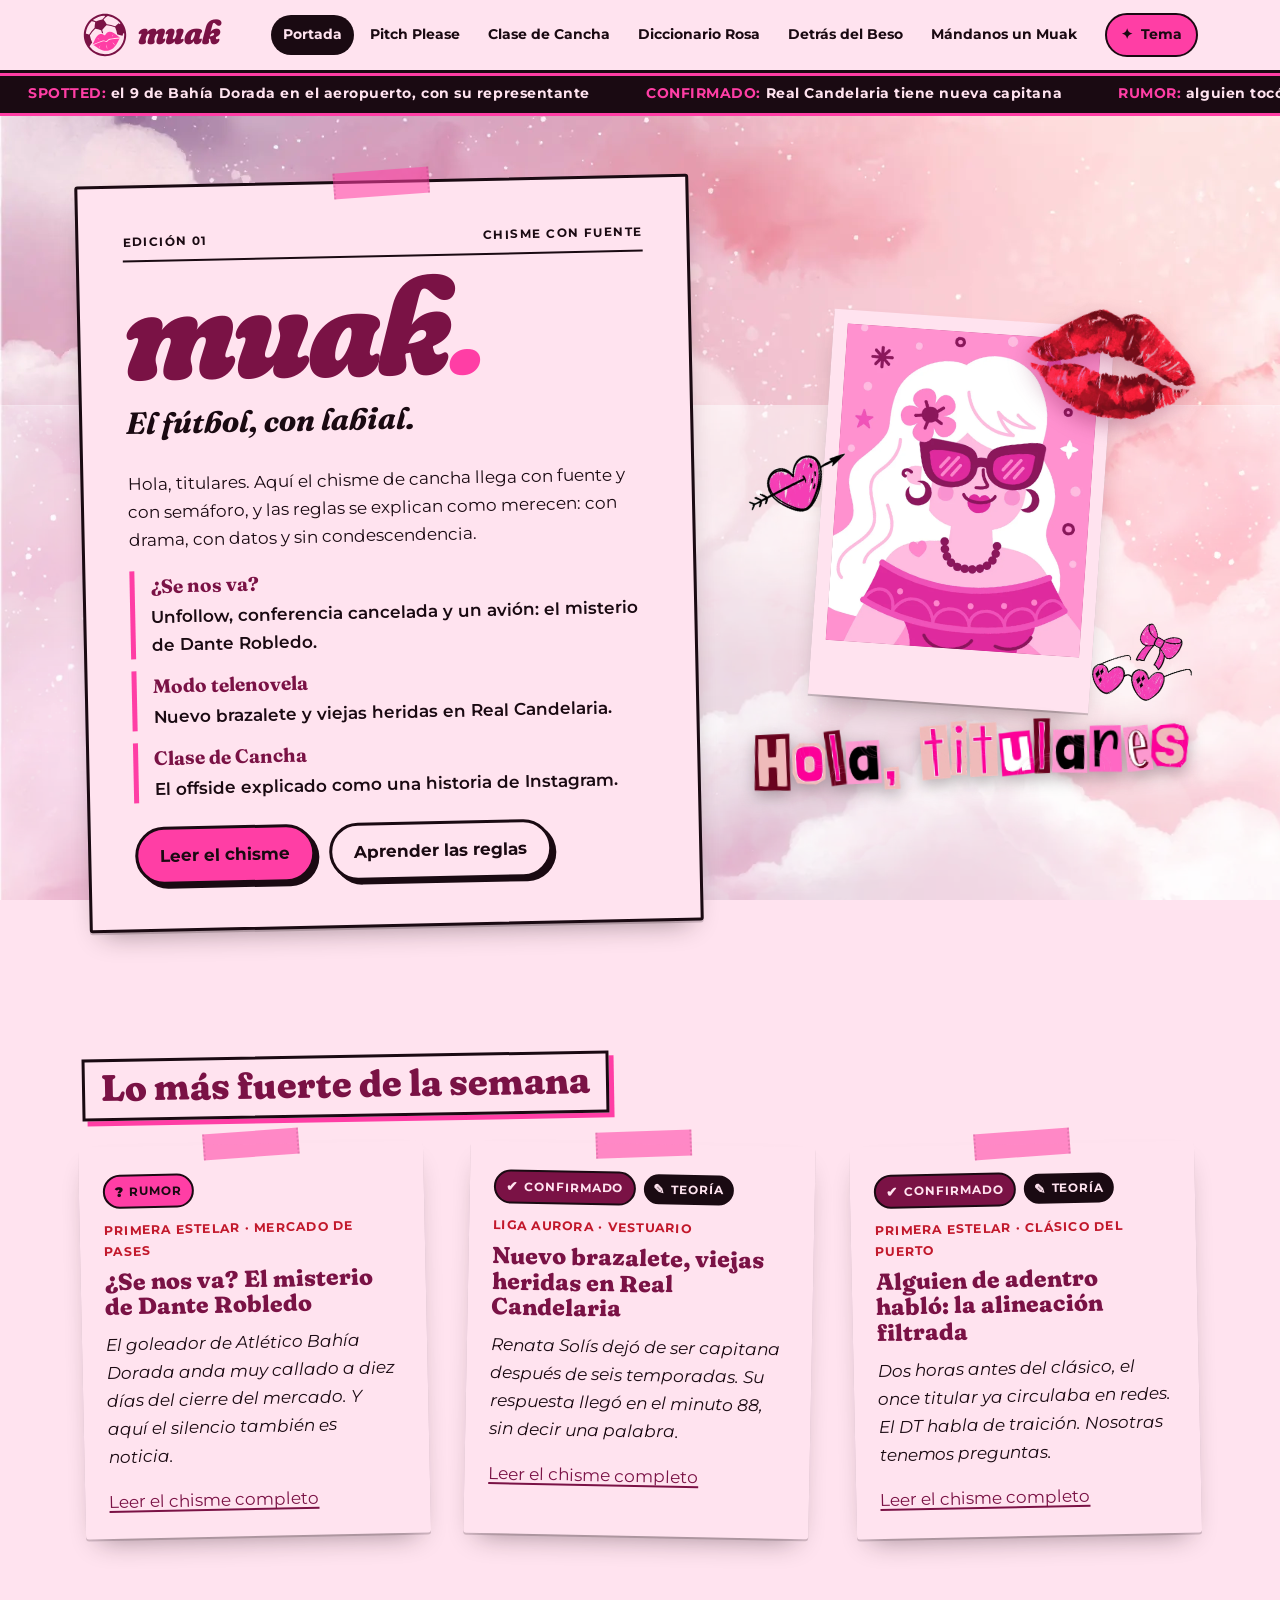
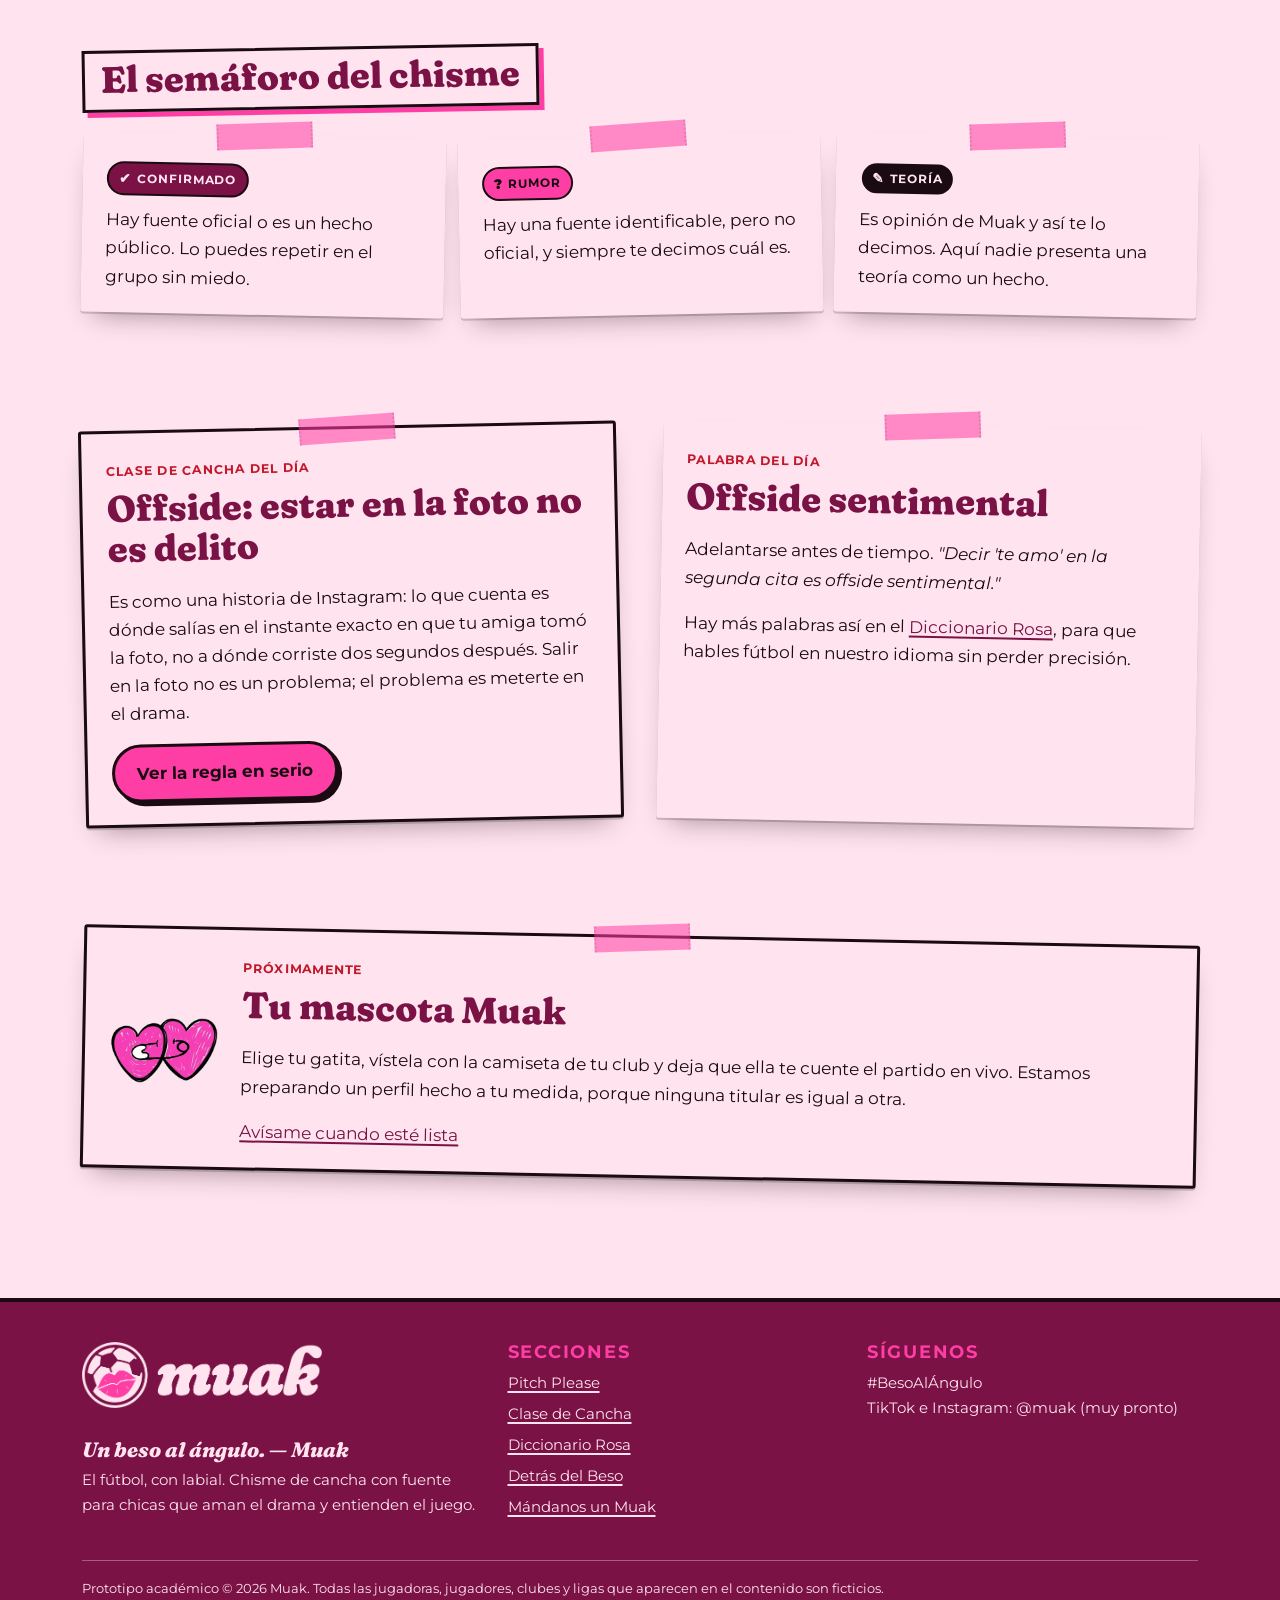
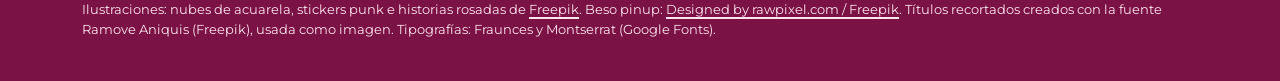
<file: index.html>
<!DOCTYPE html>
<html lang="es" data-tema="nubes">
<head>
  <meta charset="UTF-8">
  <meta name="viewport" content="width=device-width, initial-scale=1">
  <title>Muak — El fútbol, con labial</title>
  <meta name="description" content="Muak es el portal de chisme y cultura futbolera para chicas: el chisme de cancha con fuente, las reglas explicadas sin condescendencia y mucho labial.">
  <meta name="theme-color" content="#FFE3EF">
  <link rel="icon" href="favicon.ico" sizes="any">
  <link rel="icon" href="assets/logo/muak-favicon.svg" type="image/svg+xml">
  <link rel="apple-touch-icon" href="assets/logo/apple-touch-icon.png">
  <meta property="og:type" content="website">
  <meta property="og:locale" content="es_LA">
  <meta property="og:site_name" content="Muak">
  <meta property="og:title" content="Muak — El fútbol, con labial">
  <meta property="og:description" content="Chisme de cancha con fuente, reglas explicadas sin condescendencia y mucho labial.">
  <meta property="og:image" content="https://muak.vercel.app/assets/img/portada.png">
  <meta property="og:image:width" content="1200">
  <meta property="og:image:height" content="630">
  <meta property="og:image:alt" content="Logo de Muak: un balón de fútbol con un beso de labial rosa, sobre fondo rosa.">
  <meta name="twitter:card" content="summary_large_image">
  <script>try{var t=new URLSearchParams(location.search).get("tema")||localStorage.getItem("muak-tema");if(t)document.documentElement.setAttribute("data-tema",t)}catch(e){}</script>
  <link rel="preconnect" href="https://fonts.googleapis.com">
  <link rel="preconnect" href="https://fonts.gstatic.com" crossorigin>
  <link rel="stylesheet" href="https://fonts.googleapis.com/css2?family=Fraunces:ital,opsz,wght,SOFT,WONK@0,9..144,600..900,0..100,0..1;1,9..144,600..900,0..100,0..1&family=Montserrat:ital,wght@0,400;0,500;0,600;0,700;1,400;1,500&display=swap">
  <link rel="stylesheet" href="styles.css">
  <script src="script.js" defer></script>
</head>
<body>
  <a class="saltar" href="#contenido">Saltar al contenido</a>

  <div class="fondo" aria-hidden="true">
    <div class="nubes-lejos"></div>
    <div class="nubes-cerca"></div>
    <div class="cuero"></div>
    <div class="cuaderno"></div>
    <div class="gala"></div>
    <div class="stickers"></div>
    <div class="destellos"></div>
  </div>

  <header class="encabezado">
    <div class="contenedor">
      <a class="logo" href="index.html" aria-label="Muak, ir a la portada">
        <img src="assets/logo/muak-simbolo.svg" alt="" width="46" height="46">
        <span aria-hidden="true">muak</span>
      </a>

      <button class="boton-menu" type="button" aria-expanded="false" aria-controls="menu-principal">
        <span aria-hidden="true">☰</span> <span class="texto-boton">Menú</span>
      </button>

      <nav class="nav" id="menu-principal" aria-label="Principal">
        <ul>
          <li><a href="index.html" aria-current="page">Portada</a></li>
          <li><a href="pages/pitch-please.html">Pitch Please</a></li>
          <li><a href="pages/clase-de-cancha.html">Clase de Cancha</a></li>
          <li><a href="pages/diccionario-rosa.html">Diccionario Rosa</a></li>
          <li><a href="pages/detras-del-beso.html">Detrás del Beso</a></li>
          <li><a href="pages/contacto.html">Mándanos un Muak</a></li>
        </ul>
      </nav>

      <div class="selector-tema">
        <button class="boton-tema" type="button" aria-expanded="false" aria-controls="panel-tema">
          <span aria-hidden="true">✦</span> <span class="texto-boton">Tema</span>
        </button>
        <div class="panel-tema" id="panel-tema" role="group" aria-label="Elige el fondo" hidden>
          <p>Elige tu vibra</p>
          <button class="opcion-tema" type="button" data-tema-opcion="nubes" aria-pressed="true">
            <span class="muestra muestra-nubes" aria-hidden="true"></span>
            <span>Nubes de algodón<small>Un cielo que no se queda quieto</small></span>
          </button>
          <button class="opcion-tema" type="button" data-tema-opcion="diario" aria-pressed="false">
            <span class="muestra muestra-diario" aria-hidden="true"></span>
            <span>Diario secreto<small>Cuero rosa y stickers pegados</small></span>
          </button>
          <button class="opcion-tema" type="button" data-tema-opcion="punk" aria-pressed="false">
            <span class="muestra muestra-punk" aria-hidden="true"></span>
            <span>Punk rosa<small>Cuaderno rayado con doodles</small></span>
          </button>
          <button class="opcion-tema" type="button" data-tema-opcion="gala" aria-pressed="false">
            <span class="muestra muestra-gala" aria-hidden="true"></span>
            <span>Noche de gala<small>Modo oscuro con destellos</small></span>
          </button>
        </div>
      </div>
    </div>
  </header>

  <div class="cinta-spotted" role="region" aria-label="Lo último en Pitch Please">
    <div class="pista">
      <span><b>SPOTTED:</b> el 9 de Bahía Dorada en el aeropuerto, con su representante</span>
      <span><b>CONFIRMADO:</b> Real Candelaria tiene nueva capitana</span>
      <span><b>RUMOR:</b> alguien tocó los guantes que nadie debía tocar</span>
      <span><b>TEORÍA:</b> la alineación filtrada salió del propio vestuario</span>
      <span aria-hidden="true"><b>SPOTTED:</b> el 9 de Bahía Dorada en el aeropuerto, con su representante</span>
      <span aria-hidden="true"><b>CONFIRMADO:</b> Real Candelaria tiene nueva capitana</span>
      <span aria-hidden="true"><b>RUMOR:</b> alguien tocó los guantes que nadie debía tocar</span>
      <span aria-hidden="true"><b>TEORÍA:</b> la alineación filtrada salió del propio vestuario</span>
    </div>
  </div>

  <main id="contenido">
    <section class="portada-hero" aria-labelledby="titulo-portada">
      <div class="contenedor">
        <div class="tapa recorte recorte--marco giro-izq">
          <div class="fecha"><span>Edición 01</span><span>Chisme con fuente</span></div>
          <h1 class="cabezal" id="titulo-portada">muak<span class="punto" aria-hidden="true">.</span></h1>
          <p class="tagline">El fútbol, con labial.</p>
          <p>Hola, titulares. Aquí el chisme de cancha llega con fuente y con semáforo, y las reglas se explican como merecen: con drama, con datos y sin condescendencia.</p>
          <ul class="lineas-tapa">
            <li>
              <a href="pages/pitch-please.html#dante-robledo">
                <strong>¿Se nos va?</strong>
                Unfollow, conferencia cancelada y un avión: el misterio de Dante Robledo.
              </a>
            </li>
            <li>
              <a href="pages/pitch-please.html#renata-solis">
                <strong>Modo telenovela</strong>
                Nuevo brazalete y viejas heridas en Real Candelaria.
              </a>
            </li>
            <li>
              <a href="pages/clase-de-cancha.html#offside">
                <strong>Clase de Cancha</strong>
                El offside explicado como una historia de Instagram.
              </a>
            </li>
          </ul>
          <div class="acciones">
            <a class="boton" href="pages/pitch-please.html">Leer el chisme</a>
            <a class="boton boton--secundario" href="pages/clase-de-cancha.html">Aprender las reglas</a>
          </div>
        </div>

        <div class="collage" aria-hidden="true">
          <figure class="polaroid">
            <img src="assets/img/look-de-tribuna.webp" alt="" width="776" height="1000">
          </figure>
          <img class="hola" src="assets/img/titulos/hola-titulares.webp" alt="" width="1485" height="220">
          <img class="st-1" src="assets/img/stickers/corazon-flecha.webp" alt="">
          <img class="st-2" src="assets/img/stickers/gafas-corazon.webp" alt="">
          <img class="beso" src="assets/img/stickers/beso.webp" alt="" width="600" height="383">
        </div>
      </div>
    </section>

    <section class="seccion" aria-labelledby="titulo-fuerte">
      <div class="contenedor">
        <h2 class="titulo-seccion" id="titulo-fuerte">Lo más fuerte de la semana</h2>
        <div class="rejilla">
          <article class="recorte nota giro-izq">
            <div class="etiquetas"><span class="semaforo semaforo--rumor">Rumor</span></div>
            <p class="antetitulo">Primera Estelar · Mercado de pases</p>
            <h3><a href="pages/pitch-please.html#dante-robledo">¿Se nos va? El misterio de Dante Robledo</a></h3>
            <p class="resumen">El goleador de Atlético Bahía Dorada anda muy callado a diez días del cierre del mercado. Y aquí el silencio también es noticia.</p>
            <a href="pages/pitch-please.html#dante-robledo">Leer el chisme completo</a>
          </article>
          <article class="recorte nota giro-der">
            <div class="etiquetas"><span class="semaforo semaforo--confirmado">Confirmado</span><span class="semaforo semaforo--teoria">Teoría</span></div>
            <p class="antetitulo">Liga Aurora · Vestuario</p>
            <h3><a href="pages/pitch-please.html#renata-solis">Nuevo brazalete, viejas heridas en Real Candelaria</a></h3>
            <p class="resumen">Renata Solís dejó de ser capitana después de seis temporadas. Su respuesta llegó en el minuto 88, sin decir una palabra.</p>
            <a href="pages/pitch-please.html#renata-solis">Leer el chisme completo</a>
          </article>
          <article class="recorte nota giro-izq">
            <div class="etiquetas"><span class="semaforo semaforo--confirmado">Confirmado</span><span class="semaforo semaforo--teoria">Teoría</span></div>
            <p class="antetitulo">Primera Estelar · Clásico del Puerto</p>
            <h3><a href="pages/pitch-please.html#alineacion-filtrada">Alguien de adentro habló: la alineación filtrada</a></h3>
            <p class="resumen">Dos horas antes del clásico, el once titular ya circulaba en redes. El DT habla de traición. Nosotras tenemos preguntas.</p>
            <a href="pages/pitch-please.html#alineacion-filtrada">Leer el chisme completo</a>
          </article>
        </div>
      </div>
    </section>

    <section class="seccion" aria-labelledby="titulo-semaforo">
      <div class="contenedor">
        <h2 class="titulo-seccion" id="titulo-semaforo">El semáforo del chisme</h2>
        <div class="leyenda-semaforo">
          <div class="recorte giro-der">
            <span class="semaforo semaforo--confirmado">Confirmado</span>
            <p>Hay fuente oficial o es un hecho público. Lo puedes repetir en el grupo sin miedo.</p>
          </div>
          <div class="recorte giro-izq">
            <span class="semaforo semaforo--rumor">Rumor</span>
            <p>Hay una fuente identificable, pero no oficial, y siempre te decimos cuál es.</p>
          </div>
          <div class="recorte giro-der">
            <span class="semaforo semaforo--teoria">Teoría</span>
            <p>Es opinión de Muak y así te lo decimos. Aquí nadie presenta una teoría como un hecho.</p>
          </div>
        </div>
      </div>
    </section>

    <section class="seccion" aria-labelledby="titulo-clase">
      <div class="contenedor">
        <div class="rejilla rejilla--2">
          <article class="recorte recorte--marco giro-izq">
            <p class="antetitulo">Clase de Cancha del día</p>
            <h2 id="titulo-clase">Offside: estar en la foto no es delito</h2>
            <p>Es como una historia de Instagram: lo que cuenta es dónde salías en el instante exacto en que tu amiga tomó la foto, no a dónde corriste dos segundos después. Salir en la foto no es un problema; el problema es meterte en el drama.</p>
            <a class="boton" href="pages/clase-de-cancha.html#offside">Ver la regla en serio</a>
          </article>
          <article class="recorte giro-der">
            <p class="antetitulo">Palabra del día</p>
            <h2>Offside sentimental</h2>
            <p>Adelantarse antes de tiempo. <em>"Decir 'te amo' en la segunda cita es offside sentimental."</em></p>
            <p>Hay más palabras así en el <a href="pages/diccionario-rosa.html">Diccionario Rosa</a>, para que hables fútbol en nuestro idioma sin perder precisión.</p>
          </article>
        </div>
      </div>
    </section>

    <section class="seccion" aria-labelledby="titulo-proximamente">
      <div class="contenedor">
        <div class="recorte recorte--marco proximamente giro-der">
          <img src="assets/img/stickers/corazones-gancho.webp" alt="" width="320" height="200">
          <div>
            <p class="antetitulo">Próximamente</p>
            <h2 id="titulo-proximamente">Tu mascota Muak</h2>
            <p>Elige tu gatita, vístela con la camiseta de tu club y deja que ella te cuente el partido en vivo. Estamos preparando un perfil hecho a tu medida, porque ninguna titular es igual a otra.</p>
            <a href="pages/contacto.html">Avísame cuando esté lista</a>
          </div>
        </div>
      </div>
    </section>
  </main>

  <footer class="pie">
    <div class="contenedor">
      <div>
        <a class="logo-pie" href="index.html" aria-label="Muak, ir a la portada">
          <img src="assets/logo/muak-horizontal-oscuro.png" alt="" width="1074" height="294">
        </a>
        <p class="firma">Un beso al ángulo. — Muak</p>
        <p>El fútbol, con labial. Chisme de cancha con fuente para chicas que aman el drama y entienden el juego.</p>
      </div>
      <nav aria-label="Secciones">
        <h2>Secciones</h2>
        <ul>
          <li><a href="pages/pitch-please.html">Pitch Please</a></li>
          <li><a href="pages/clase-de-cancha.html">Clase de Cancha</a></li>
          <li><a href="pages/diccionario-rosa.html">Diccionario Rosa</a></li>
          <li><a href="pages/detras-del-beso.html">Detrás del Beso</a></li>
          <li><a href="pages/contacto.html">Mándanos un Muak</a></li>
        </ul>
      </nav>
      <div>
        <h2>Síguenos</h2>
        <p>#BesoAlÁngulo<br>TikTok e Instagram: @muak (muy pronto)</p>
      </div>
      <p class="creditos">
        Prototipo académico © <span data-anio>2026</span> Muak. Todas las jugadoras, jugadores, clubes y ligas que aparecen en el contenido son ficticios.<br>
        Ilustraciones: nubes de acuarela, stickers punk e historias rosadas de <a href="https://www.freepik.com">Freepik</a>. Beso pinup: <a href="https://www.freepik.com">Designed by rawpixel.com / Freepik</a>. Títulos recortados creados con la fuente Ramove Aniquis (Freepik), usada como imagen. Tipografías: Fraunces y Montserrat (Google Fonts).
      </p>
    </div>
  </footer>
</body>
</html>
</file>
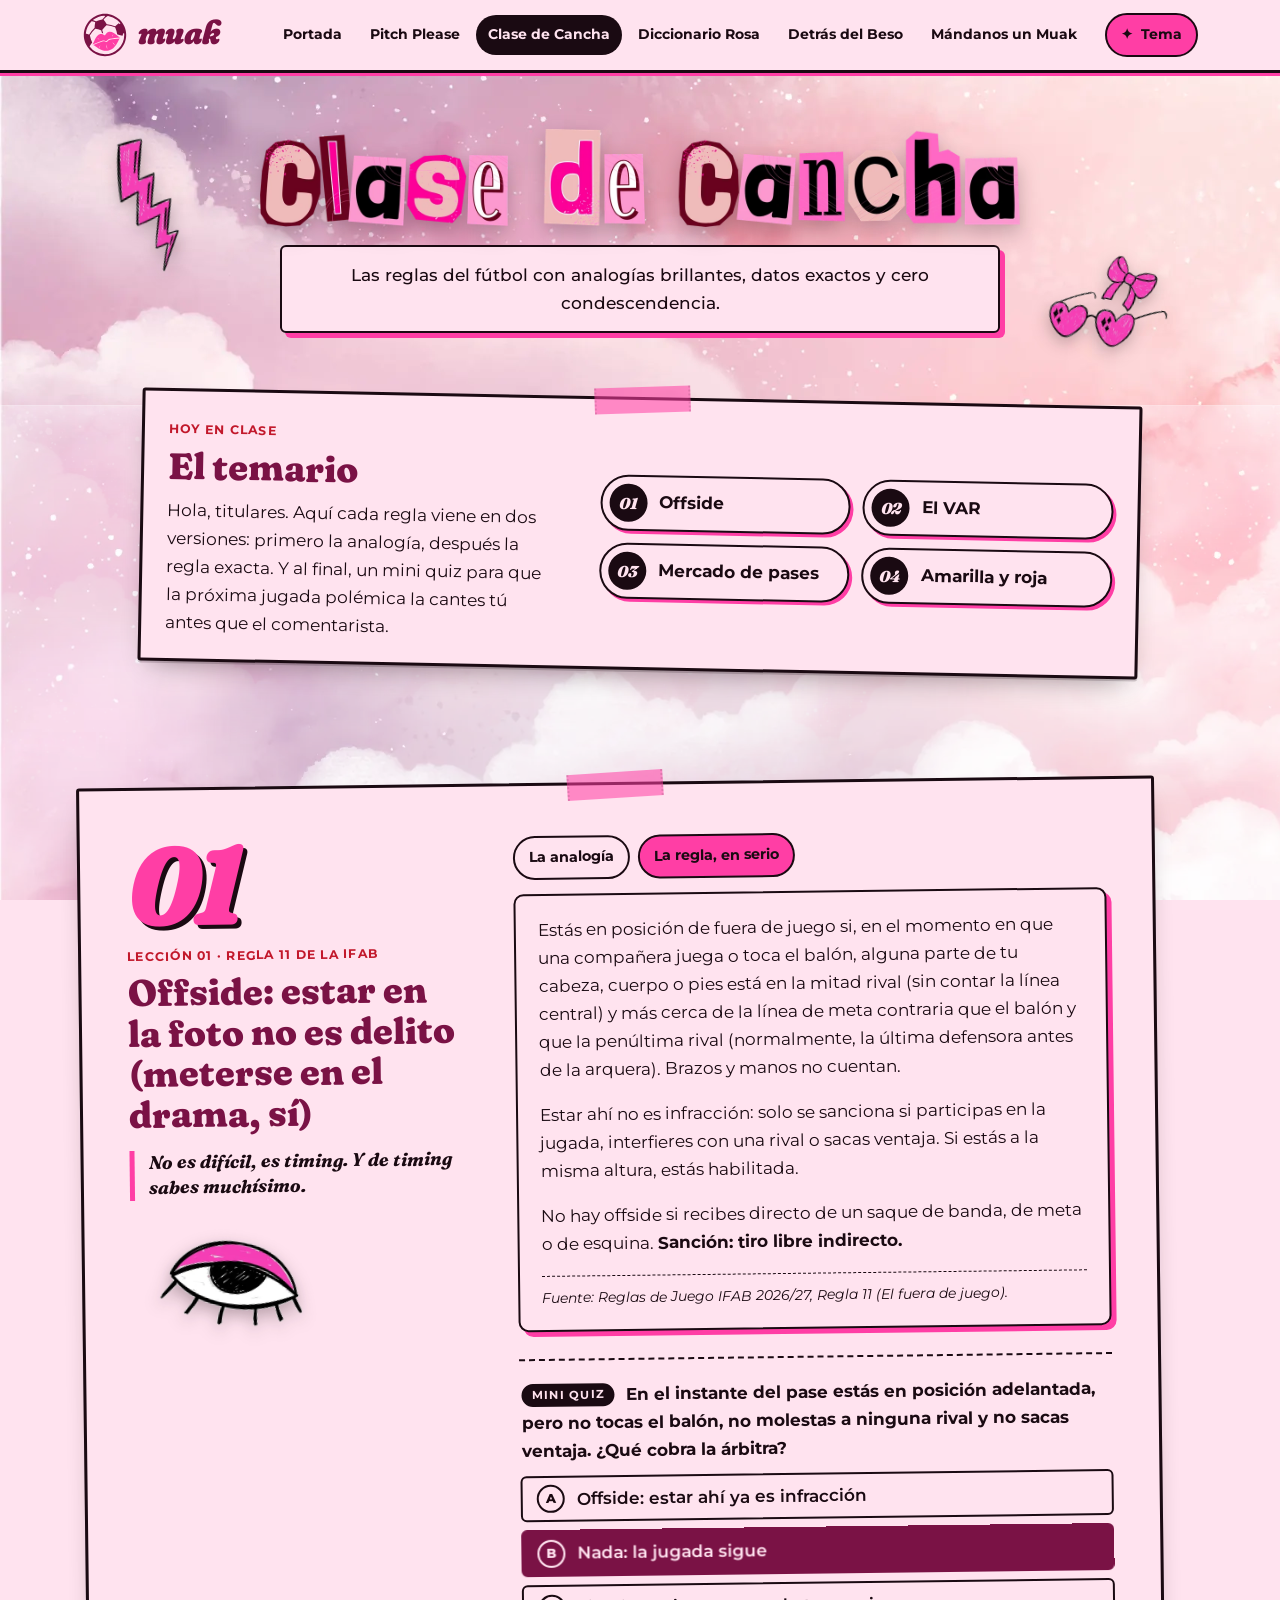
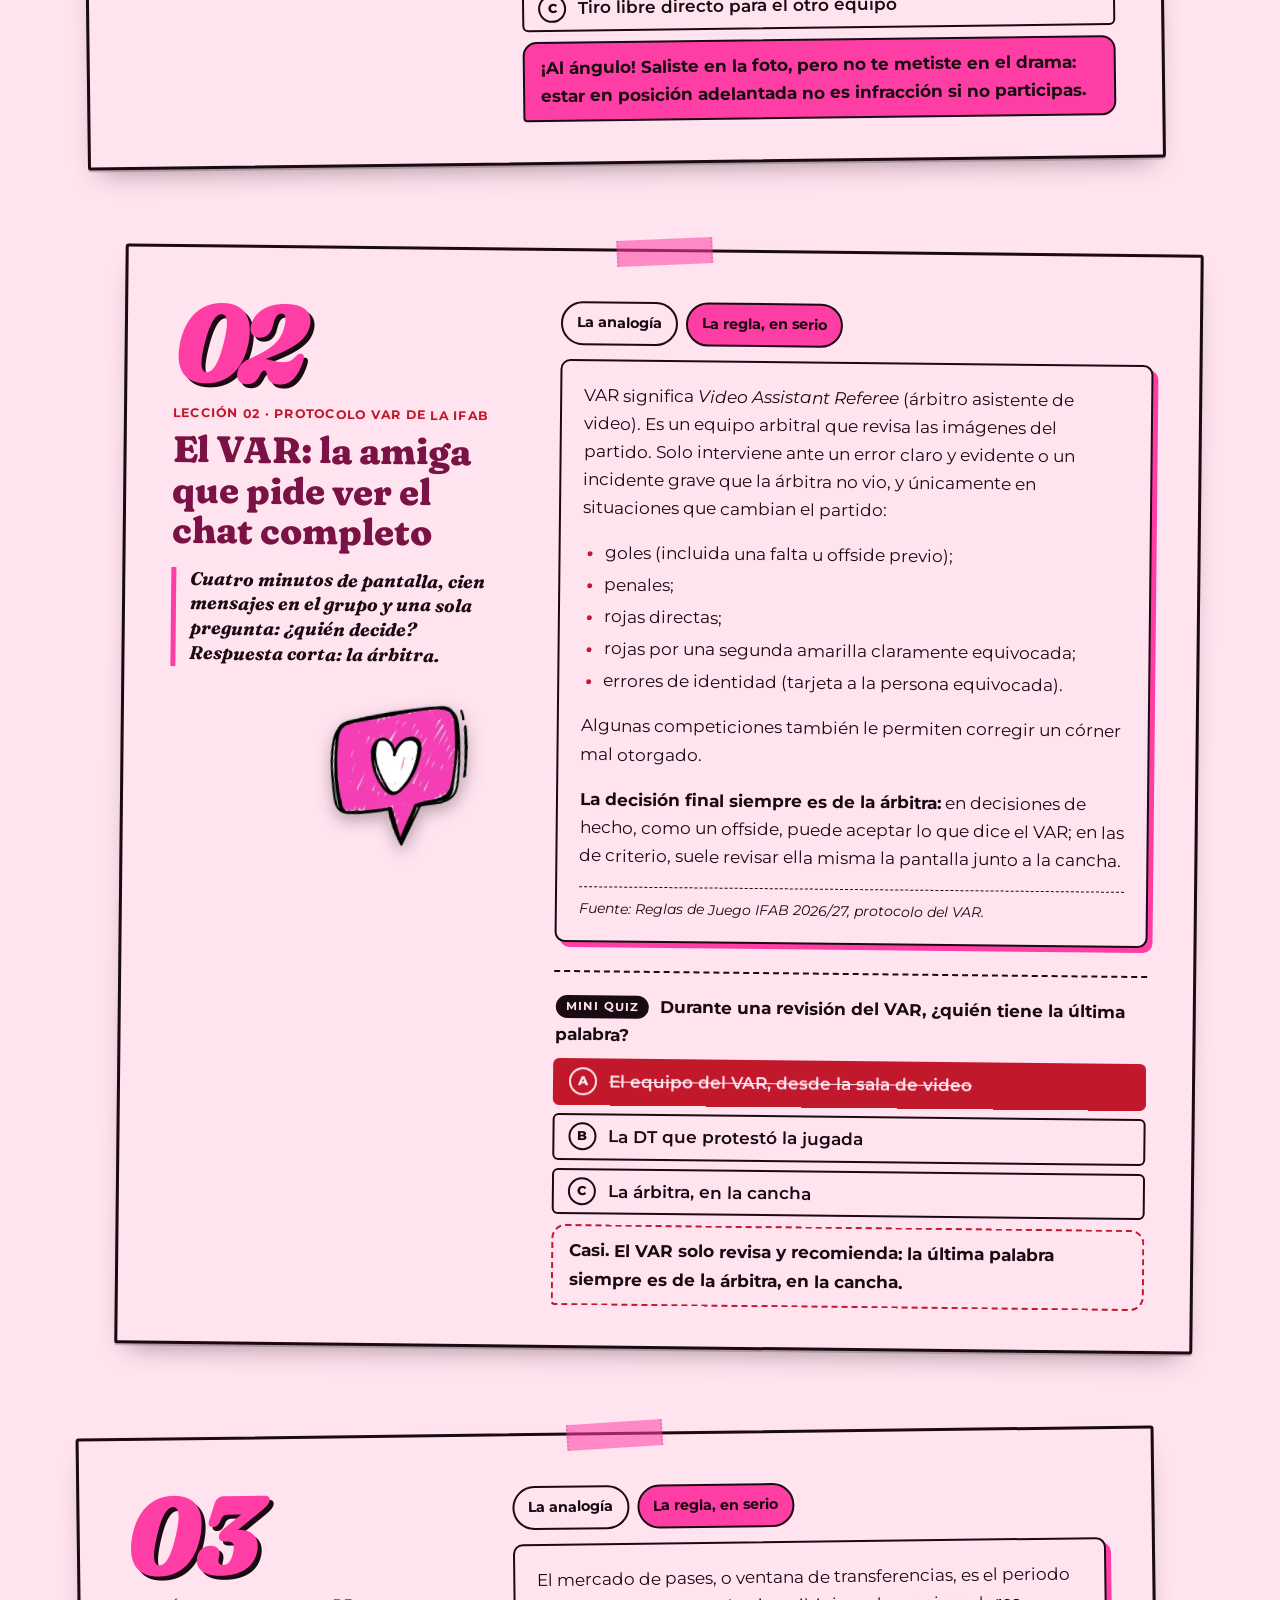
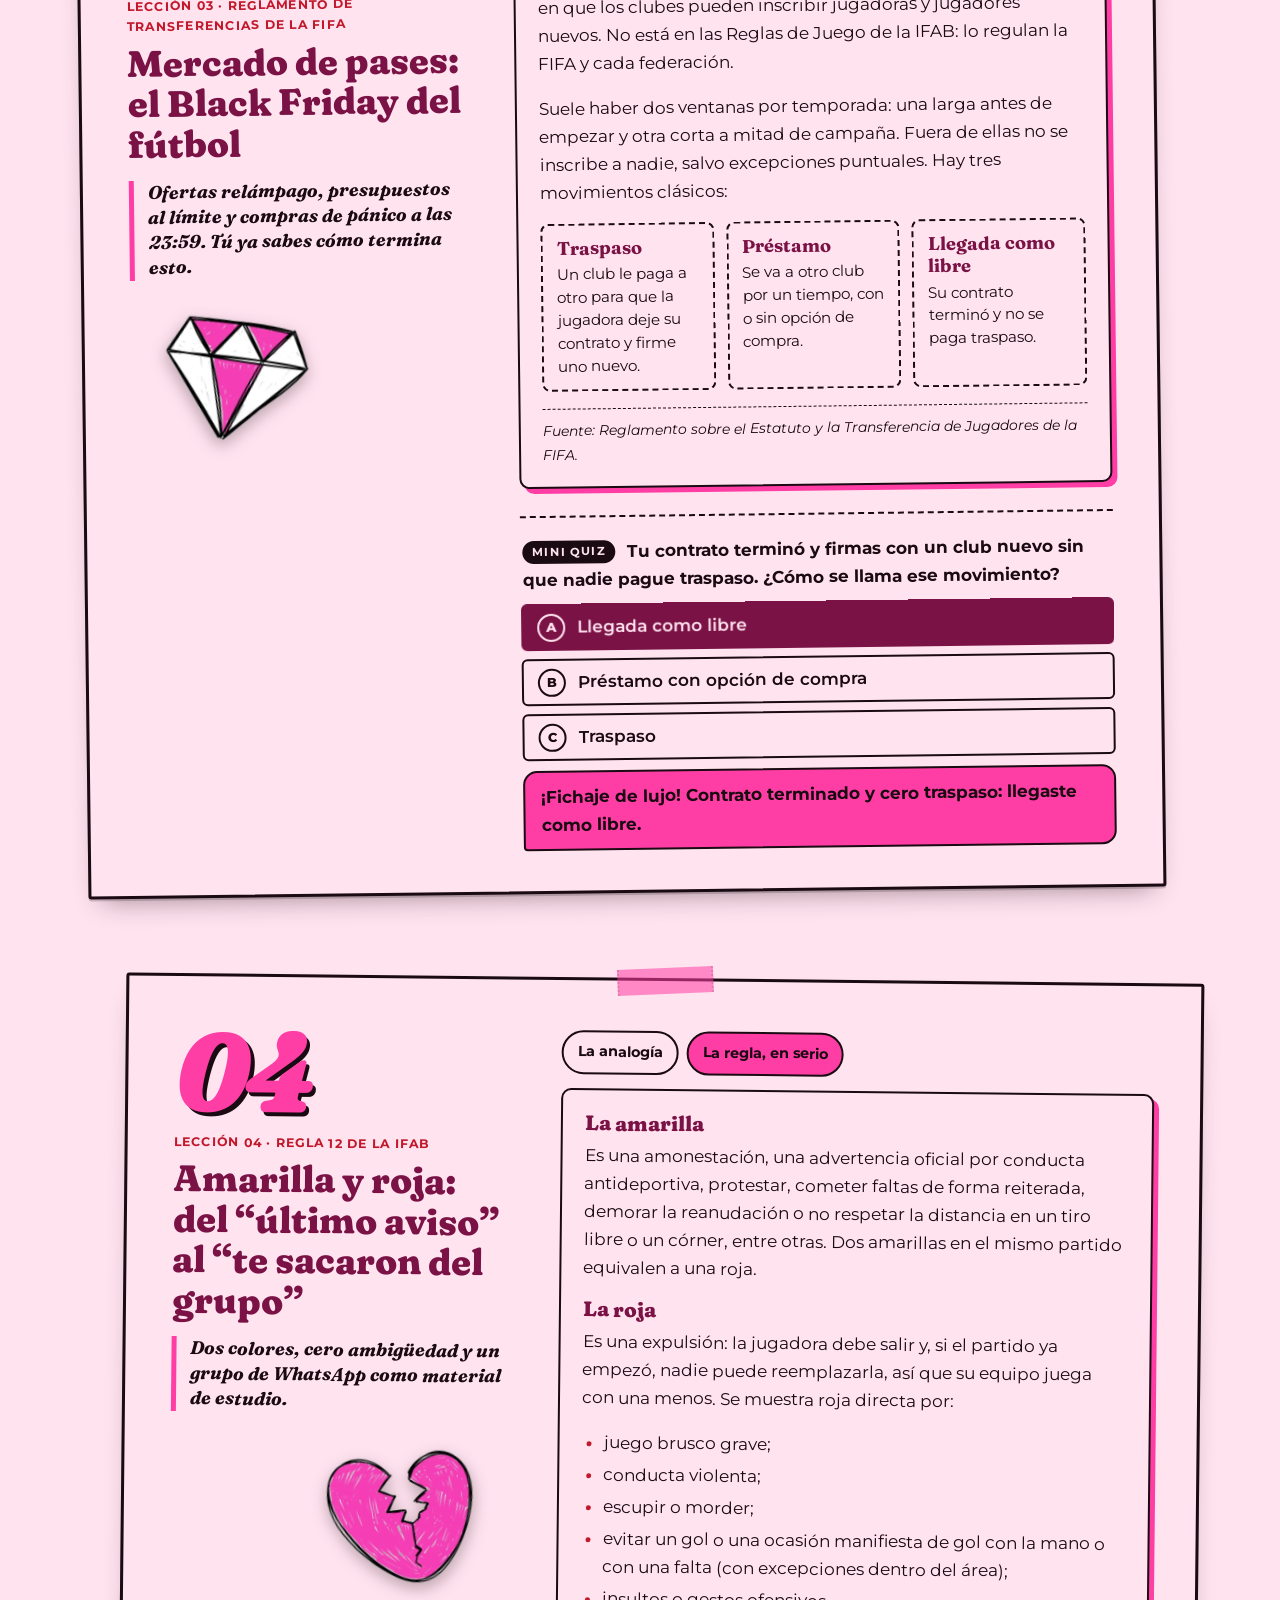
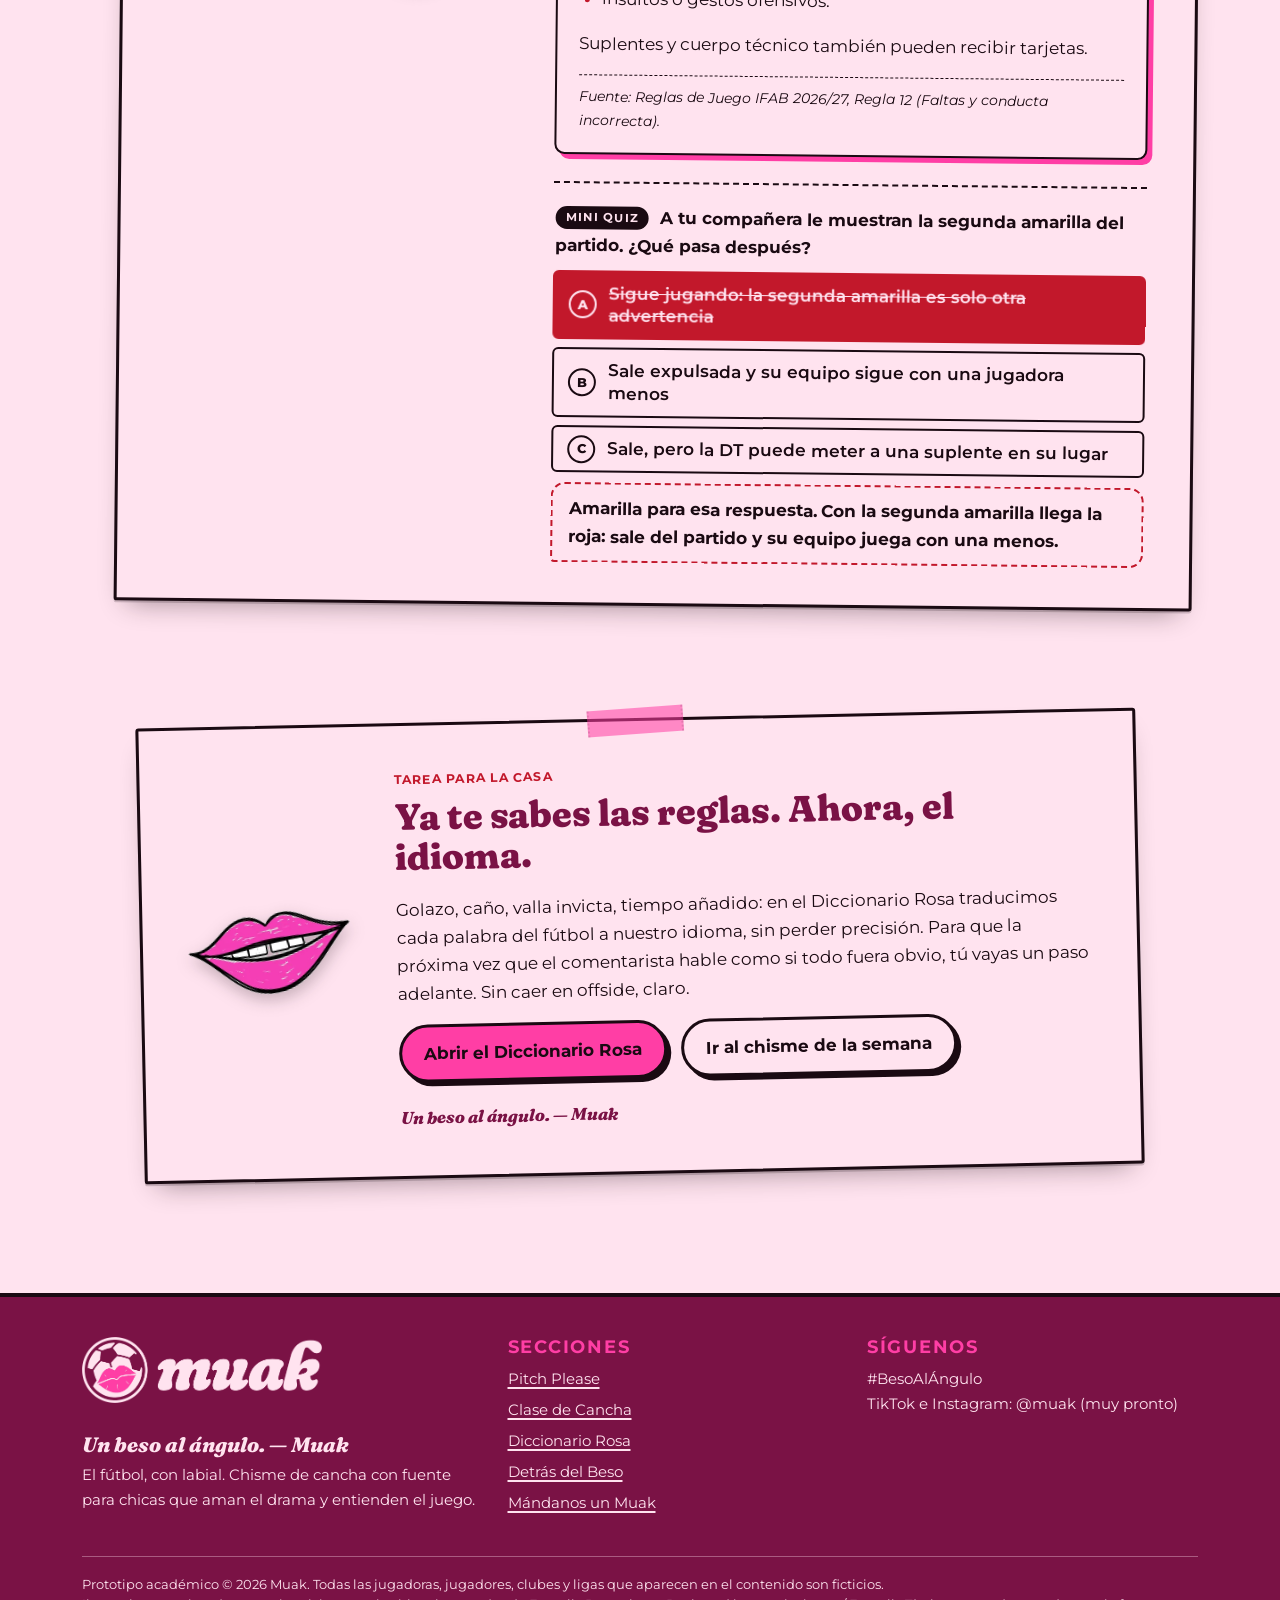
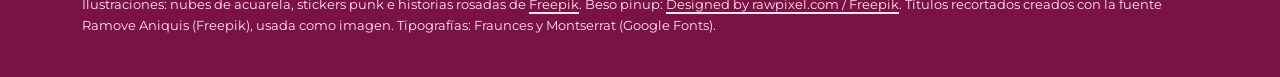
<file: pages/clase-de-cancha.html>
<!DOCTYPE html>
<html lang="es" data-tema="nubes">
<head>
  <meta charset="UTF-8">
  <meta name="viewport" content="width=device-width, initial-scale=1">
  <title>Clase de Cancha — Muak</title>
  <meta name="description" content="Clase de Cancha: las reglas del fútbol con analogías brillantes, datos exactos y cero condescendencia. Offside, VAR, mercado de pases y tarjetas, cada una con su mini quiz.">
  <meta name="theme-color" content="#FFE3EF">
  <link rel="icon" href="../favicon.ico" sizes="any">
  <link rel="icon" href="../assets/logo/muak-favicon.svg" type="image/svg+xml">
  <link rel="apple-touch-icon" href="../assets/logo/apple-touch-icon.png">
  <meta property="og:type" content="website">
  <meta property="og:locale" content="es_LA">
  <meta property="og:site_name" content="Muak">
  <meta property="og:title" content="Clase de Cancha — Muak">
  <meta property="og:description" content="Las reglas del fútbol con analogías brillantes, datos exactos y cero condescendencia.">
  <meta property="og:image" content="https://muak.vercel.app/assets/img/portada.png">
  <meta property="og:image:width" content="1200">
  <meta property="og:image:height" content="630">
  <meta property="og:image:alt" content="Logo de Muak: un balón de fútbol con un beso de labial rosa, sobre fondo rosa.">
  <meta name="twitter:card" content="summary_large_image">
  <script>try{var t=new URLSearchParams(location.search).get("tema")||localStorage.getItem("muak-tema");if(t)document.documentElement.setAttribute("data-tema",t)}catch(e){}</script>
  <link rel="preconnect" href="https://fonts.googleapis.com">
  <link rel="preconnect" href="https://fonts.gstatic.com" crossorigin>
  <link rel="stylesheet" href="https://fonts.googleapis.com/css2?family=Fraunces:ital,opsz,wght,SOFT,WONK@0,9..144,600..900,0..100,0..1;1,9..144,600..900,0..100,0..1&family=Montserrat:ital,wght@0,400;0,500;0,600;0,700;1,400;1,500&display=swap">
  <link rel="stylesheet" href="../styles.css">
  <script src="../script.js" defer></script>
  <script data-qa-temp>
document.addEventListener("DOMContentLoaded", function () {
  document.querySelectorAll('[role=tab][id$="-tab-regla"]').forEach(function (t) { t.click(); });
  var q = document.querySelectorAll("[data-quiz]");
  q[0].querySelector("button[data-correcta]").click();
  q[1].querySelector("button[data-opcion]:not([data-correcta])").click();
  q[2].querySelector("button[data-correcta]").click();
  q[3].querySelector("button[data-opcion]:not([data-correcta])").click();
});
</script>
</head>
<body>
  <a class="saltar" href="#contenido">Saltar al contenido</a>

  <div class="fondo" aria-hidden="true">
    <div class="nubes-lejos"></div>
    <div class="nubes-cerca"></div>
    <div class="cuero"></div>
    <div class="cuaderno"></div>
    <div class="gala"></div>
    <div class="stickers"></div>
    <div class="destellos"></div>
  </div>

  <header class="encabezado">
    <div class="contenedor">
      <a class="logo" href="../index.html" aria-label="Muak, ir a la portada">
        <img src="../assets/logo/muak-simbolo.svg" alt="" width="46" height="46">
        <span aria-hidden="true">muak</span>
      </a>

      <button class="boton-menu" type="button" aria-expanded="false" aria-controls="menu-principal">
        <span aria-hidden="true">☰</span> <span class="texto-boton">Menú</span>
      </button>

      <nav class="nav" id="menu-principal" aria-label="Principal">
        <ul>
          <li><a href="../index.html">Portada</a></li>
          <li><a href="pitch-please.html">Pitch Please</a></li>
          <li><a href="clase-de-cancha.html" aria-current="page">Clase de Cancha</a></li>
          <li><a href="diccionario-rosa.html">Diccionario Rosa</a></li>
          <li><a href="detras-del-beso.html">Detrás del Beso</a></li>
          <li><a href="contacto.html">Mándanos un Muak</a></li>
        </ul>
      </nav>

      <div class="selector-tema">
        <button class="boton-tema" type="button" aria-expanded="false" aria-controls="panel-tema">
          <span aria-hidden="true">✦</span> <span class="texto-boton">Tema</span>
        </button>
        <div class="panel-tema" id="panel-tema" role="group" aria-label="Elige el fondo" hidden>
          <p>Elige tu vibra</p>
          <button class="opcion-tema" type="button" data-tema-opcion="nubes" aria-pressed="true">
            <span class="muestra muestra-nubes" aria-hidden="true"></span>
            <span>Nubes de algodón<small>Un cielo que no se queda quieto</small></span>
          </button>
          <button class="opcion-tema" type="button" data-tema-opcion="diario" aria-pressed="false">
            <span class="muestra muestra-diario" aria-hidden="true"></span>
            <span>Diario secreto<small>Cuero rosa y stickers pegados</small></span>
          </button>
          <button class="opcion-tema" type="button" data-tema-opcion="punk" aria-pressed="false">
            <span class="muestra muestra-punk" aria-hidden="true"></span>
            <span>Punk rosa<small>Cuaderno rayado con doodles</small></span>
          </button>
          <button class="opcion-tema" type="button" data-tema-opcion="gala" aria-pressed="false">
            <span class="muestra muestra-gala" aria-hidden="true"></span>
            <span>Noche de gala<small>Modo oscuro con destellos</small></span>
          </button>
        </div>
      </div>
    </div>
  </header>

  <main id="contenido">
    <header class="cabecera-pagina cc-cabecera">
      <div class="contenedor">
        <h1 class="cc-h1"><img class="titulo-recortado" src="../assets/img/titulos/clase-de-cancha.webp" alt="Clase de Cancha" width="1710" height="220"></h1>
        <p class="bajada">Las reglas del fútbol con analogías brillantes, datos exactos y cero condescendencia.</p>
        <img class="cc-deco cc-deco--1" src="../assets/img/stickers/rayo.webp" alt="" aria-hidden="true" width="125" height="320">
        <img class="cc-deco cc-deco--2" src="../assets/img/stickers/gafas-corazon.webp" alt="" aria-hidden="true" width="320" height="253">
      </div>
    </header>

    <section class="seccion cc-seccion-indice" aria-labelledby="titulo-temario">
      <div class="contenedor">
        <div class="recorte recorte--marco cc-indice giro-der">
          <div>
            <p class="antetitulo">Hoy en clase</p>
            <h2 id="titulo-temario">El temario</h2>
            <p>Hola, titulares. Aquí cada regla viene en dos versiones: primero la analogía, después la regla exacta. Y al final, un mini quiz para que la próxima jugada polémica la cantes tú antes que el comentarista.</p>
          </div>
          <nav aria-label="Lecciones de Clase de Cancha">
            <ol class="cc-chips">
              <li><a class="cc-chip" href="#offside"><span class="cc-num" aria-hidden="true">01</span>Offside</a></li>
              <li><a class="cc-chip" href="#var"><span class="cc-num" aria-hidden="true">02</span>El VAR</a></li>
              <li><a class="cc-chip" href="#mercado-de-pases"><span class="cc-num" aria-hidden="true">03</span>Mercado de pases</a></li>
              <li><a class="cc-chip" href="#tarjetas"><span class="cc-num" aria-hidden="true">04</span>Amarilla y roja</a></li>
            </ol>
          </nav>
        </div>
      </div>
    </section>

    <section class="seccion" aria-label="Lecciones">
      <div class="contenedor cc-lecciones">

        <!-- Lección 1: Offside -->
        <article class="recorte recorte--marco cc-leccion giro-izq" id="offside" aria-labelledby="offside-titulo">
          <div class="cc-lado">
            <p class="cc-numero" aria-hidden="true">01</p>
            <p class="antetitulo">Lección 01 · Regla 11 de la IFAB</p>
            <h2 id="offside-titulo">Offside: estar en la foto no es delito (meterse en el drama, sí)</h2>
            <p class="cc-remate">No es difícil, es timing. Y de timing sabes muchísimo.</p>
            <img class="cc-sticker" src="../assets/img/stickers/ojo-pestanas.webp" alt="" aria-hidden="true" width="263" height="162">
          </div>
          <div class="cc-cuerpo">
            <div class="pestanas">
              <div role="tablist" aria-label="El offside en dos versiones">
                <button type="button" role="tab" id="offside-tab-analogia" aria-controls="offside-analogia" aria-selected="true">La analogía</button>
                <button type="button" role="tab" id="offside-tab-regla" aria-controls="offside-regla" aria-selected="false" tabindex="-1">La regla, en serio</button>
              </div>
              <div class="cc-panel cc-panel--analogia" role="tabpanel" id="offside-analogia" aria-labelledby="offside-tab-analogia" tabindex="0">
                <p>Es como una historia de Instagram. Lo que cuenta es dónde salías en el instante exacto en que tu amiga tomó la foto, no a dónde corriste dos segundos después. Y salir en la foto no es un problema; el problema es meterte en el drama.</p>
              </div>
              <div class="cc-panel" role="tabpanel" id="offside-regla" aria-labelledby="offside-tab-regla" tabindex="0" hidden>
                <p>Estás en posición de fuera de juego si, en el momento en que una compañera juega o toca el balón, alguna parte de tu cabeza, cuerpo o pies está en la mitad rival (sin contar la línea central) y más cerca de la línea de meta contraria que el balón y que la penúltima rival (normalmente, la última defensora antes de la arquera). Brazos y manos no cuentan.</p>
                <p>Estar ahí no es infracción: solo se sanciona si participas en la jugada, interfieres con una rival o sacas ventaja. Si estás a la misma altura, estás habilitada.</p>
                <p>No hay offside si recibes directo de un saque de banda, de meta o de esquina. <strong>Sanción: tiro libre indirecto.</strong></p>
                <p class="cc-fuente">Fuente: Reglas de Juego IFAB 2026/27, Regla 11 (El fuera de juego).</p>
              </div>
            </div>

            <div class="quiz" data-quiz
                 data-bien="¡Al ángulo! Saliste en la foto, pero no te metiste en el drama: estar en posición adelantada no es infracción si no participas."
                 data-mal="Uy, offside sentimental. Estar ahí no se sanciona: solo cuenta si participas en la jugada, interfieres con una rival o sacas ventaja. Dale otra mirada a “La regla, en serio”.">
              <fieldset>
                <legend><span class="cc-quiz-tag">Mini quiz</span> En el instante del pase estás en posición adelantada, pero no tocas el balón, no molestas a ninguna rival y no sacas ventaja. ¿Qué cobra la árbitra?</legend>
                <div class="opciones">
                  <button type="button" data-opcion aria-pressed="false">Offside: estar ahí ya es infracción</button>
                  <button type="button" data-opcion data-correcta aria-pressed="false">Nada: la jugada sigue</button>
                  <button type="button" data-opcion aria-pressed="false">Tiro libre directo para el otro equipo</button>
                </div>
              </fieldset>
              <p class="resultado" aria-live="polite"></p>
            </div>
          </div>
        </article>

        <!-- Lección 2: VAR -->
        <article class="recorte recorte--marco cc-leccion giro-der" id="var" aria-labelledby="var-titulo">
          <div class="cc-lado">
            <p class="cc-numero" aria-hidden="true">02</p>
            <p class="antetitulo">Lección 02 · Protocolo VAR de la IFAB</p>
            <h2 id="var-titulo">El VAR: la amiga que pide ver el chat completo</h2>
            <p class="cc-remate">Cuatro minutos de pantalla, cien mensajes en el grupo y una sola pregunta: ¿quién decide? Respuesta corta: la árbitra.</p>
            <img class="cc-sticker" src="../assets/img/stickers/chat-corazon.webp" alt="" aria-hidden="true" width="241" height="229">
          </div>
          <div class="cc-cuerpo">
            <div class="pestanas">
              <div role="tablist" aria-label="El VAR en dos versiones">
                <button type="button" role="tab" id="var-tab-analogia" aria-controls="var-analogia" aria-selected="true">La analogía</button>
                <button type="button" role="tab" id="var-tab-regla" aria-controls="var-regla" aria-selected="false" tabindex="-1">La regla, en serio</button>
              </div>
              <div class="cc-panel cc-panel--analogia" role="tabpanel" id="var-analogia" aria-labelledby="var-tab-analogia" tabindex="0">
                <p>El VAR es esa amiga que, antes de que mandes el audio furioso, te dice “espera, déjame ver el chat completo”. No decide por ti: te muestra lo que se te pasó, y la última palabra sigue siendo tuya.</p>
              </div>
              <div class="cc-panel" role="tabpanel" id="var-regla" aria-labelledby="var-tab-regla" tabindex="0" hidden>
                <p>VAR significa <i lang="en">Video Assistant Referee</i> (árbitro asistente de video). Es un equipo arbitral que revisa las imágenes del partido. Solo interviene ante un error claro y evidente o un incidente grave que la árbitra no vio, y únicamente en situaciones que cambian el partido:</p>
                <ul>
                  <li>goles (incluida una falta u offside previo);</li>
                  <li>penales;</li>
                  <li>rojas directas;</li>
                  <li>rojas por una segunda amarilla claramente equivocada;</li>
                  <li>errores de identidad (tarjeta a la persona equivocada).</li>
                </ul>
                <p>Algunas competiciones también le permiten corregir un córner mal otorgado.</p>
                <p><strong>La decisión final siempre es de la árbitra:</strong> en decisiones de hecho, como un offside, puede aceptar lo que dice el VAR; en las de criterio, suele revisar ella misma la pantalla junto a la cancha.</p>
                <p class="cc-fuente">Fuente: Reglas de Juego IFAB 2026/27, protocolo del VAR.</p>
              </div>
            </div>

            <div class="quiz" data-quiz
                 data-bien="¡Exacto! El VAR recomienda y la árbitra decide. Como tu amiga: lee el chat completo, pero el audio lo mandas tú."
                 data-mal="Casi. El VAR solo revisa y recomienda: la última palabra siempre es de la árbitra, en la cancha.">
              <fieldset>
                <legend><span class="cc-quiz-tag">Mini quiz</span> Durante una revisión del VAR, ¿quién tiene la última palabra?</legend>
                <div class="opciones">
                  <button type="button" data-opcion aria-pressed="false">El equipo del VAR, desde la sala de video</button>
                  <button type="button" data-opcion aria-pressed="false">La DT que protestó la jugada</button>
                  <button type="button" data-opcion data-correcta aria-pressed="false">La árbitra, en la cancha</button>
                </div>
              </fieldset>
              <p class="resultado" aria-live="polite"></p>
            </div>
          </div>
        </article>

        <!-- Lección 3: Mercado de pases -->
        <article class="recorte recorte--marco cc-leccion giro-izq" id="mercado-de-pases" aria-labelledby="mercado-titulo">
          <div class="cc-lado">
            <p class="cc-numero" aria-hidden="true">03</p>
            <p class="antetitulo">Lección 03 · Reglamento de transferencias de la FIFA</p>
            <h2 id="mercado-titulo">Mercado de pases: el Black Friday del fútbol</h2>
            <p class="cc-remate">Ofertas relámpago, presupuestos al límite y compras de pánico a las 23:59. Tú ya sabes cómo termina esto.</p>
            <img class="cc-sticker" src="../assets/img/stickers/diamante.webp" alt="" aria-hidden="true" width="320" height="268">
          </div>
          <div class="cc-cuerpo">
            <div class="pestanas">
              <div role="tablist" aria-label="El mercado de pases en dos versiones">
                <button type="button" role="tab" id="mercado-tab-analogia" aria-controls="mercado-analogia" aria-selected="true">La analogía</button>
                <button type="button" role="tab" id="mercado-tab-regla" aria-controls="mercado-regla" aria-selected="false" tabindex="-1">La regla, en serio</button>
              </div>
              <div class="cc-panel cc-panel--analogia" role="tabpanel" id="mercado-analogia" aria-labelledby="mercado-tab-analogia" tabindex="0">
                <p>Como el Black Friday: abre en fechas fijas, el presupuesto no es infinito, varios clubes quieren a la misma estrella y siempre hay alguien que compra a las 23:59 del último día.</p>
              </div>
              <div class="cc-panel" role="tabpanel" id="mercado-regla" aria-labelledby="mercado-tab-regla" tabindex="0" hidden>
                <p>El mercado de pases, o ventana de transferencias, es el periodo en que los clubes pueden inscribir jugadoras y jugadores nuevos. No está en las Reglas de Juego de la IFAB: lo regulan la FIFA y cada federación.</p>
                <p>Suele haber dos ventanas por temporada: una larga antes de empezar y otra corta a mitad de campaña. Fuera de ellas no se inscribe a nadie, salvo excepciones puntuales. Hay tres movimientos clásicos:</p>
                <ul class="cc-movimientos">
                  <li><strong>Traspaso<span class="sr-only">:</span></strong> Un club le paga a otro para que la jugadora deje su contrato y firme uno nuevo.</li>
                  <li><strong>Préstamo<span class="sr-only">:</span></strong> Se va a otro club por un tiempo, con o sin opción de compra.</li>
                  <li><strong>Llegada como libre<span class="sr-only">:</span></strong> Su contrato terminó y no se paga traspaso.</li>
                </ul>
                <p class="cc-fuente">Fuente: Reglamento sobre el Estatuto y la Transferencia de Jugadores de la FIFA.</p>
              </div>
            </div>

            <div class="quiz" data-quiz
                 data-bien="¡Fichaje de lujo! Contrato terminado y cero traspaso: llegaste como libre."
                 data-mal="Carrito equivocado. Si tu contrato ya terminó, nadie tiene que pagar traspaso: es una llegada como libre.">
              <fieldset>
                <legend><span class="cc-quiz-tag">Mini quiz</span> Tu contrato terminó y firmas con un club nuevo sin que nadie pague traspaso. ¿Cómo se llama ese movimiento?</legend>
                <div class="opciones">
                  <button type="button" data-opcion data-correcta aria-pressed="false">Llegada como libre</button>
                  <button type="button" data-opcion aria-pressed="false">Préstamo con opción de compra</button>
                  <button type="button" data-opcion aria-pressed="false">Traspaso</button>
                </div>
              </fieldset>
              <p class="resultado" aria-live="polite"></p>
            </div>
          </div>
        </article>

        <!-- Lección 4: Tarjetas -->
        <article class="recorte recorte--marco cc-leccion giro-der" id="tarjetas" aria-labelledby="tarjetas-titulo">
          <div class="cc-lado">
            <p class="cc-numero" aria-hidden="true">04</p>
            <p class="antetitulo">Lección 04 · Regla 12 de la IFAB</p>
            <h2 id="tarjetas-titulo">Amarilla y roja: del “último aviso” al “te sacaron del grupo”</h2>
            <p class="cc-remate">Dos colores, cero ambigüedad y un grupo de WhatsApp como material de estudio.</p>
            <img class="cc-sticker" src="../assets/img/stickers/corazon-roto.webp" alt="" aria-hidden="true" width="320" height="287">
          </div>
          <div class="cc-cuerpo">
            <div class="pestanas">
              <div role="tablist" aria-label="Las tarjetas en dos versiones">
                <button type="button" role="tab" id="tarjetas-tab-analogia" aria-controls="tarjetas-analogia" aria-selected="true">La analogía</button>
                <button type="button" role="tab" id="tarjetas-tab-regla" aria-controls="tarjetas-regla" aria-selected="false" tabindex="-1">La regla, en serio</button>
              </div>
              <div class="cc-panel cc-panel--analogia" role="tabpanel" id="tarjetas-analogia" aria-labelledby="tarjetas-tab-analogia" tabindex="0">
                <p>La amarilla es el mensaje de la admin del grupo: “una más y te saco”. La roja es cuando de verdad te saca, y el grupo sigue sin ti y sin nadie en tu lugar.</p>
              </div>
              <div class="cc-panel" role="tabpanel" id="tarjetas-regla" aria-labelledby="tarjetas-tab-regla" tabindex="0" hidden>
                <h3>La amarilla</h3>
                <p>Es una amonestación, una advertencia oficial por conducta antideportiva, protestar, cometer faltas de forma reiterada, demorar la reanudación o no respetar la distancia en un tiro libre o un córner, entre otras. Dos amarillas en el mismo partido equivalen a una roja.</p>
                <h3>La roja</h3>
                <p>Es una expulsión: la jugadora debe salir y, si el partido ya empezó, nadie puede reemplazarla, así que su equipo juega con una menos. Se muestra roja directa por:</p>
                <ul>
                  <li>juego brusco grave;</li>
                  <li>conducta violenta;</li>
                  <li>escupir o morder;</li>
                  <li>evitar un gol o una ocasión manifiesta de gol con la mano o con una falta (con excepciones dentro del área);</li>
                  <li>insultos o gestos ofensivos.</li>
                </ul>
                <p>Suplentes y cuerpo técnico también pueden recibir tarjetas.</p>
                <p class="cc-fuente">Fuente: Reglas de Juego IFAB 2026/27, Regla 12 (Faltas y conducta incorrecta).</p>
              </div>
            </div>

            <div class="quiz" data-quiz
                 data-bien="¡Al ángulo! Dos amarillas son una roja: afuera del partido, y nadie ocupa su lugar."
                 data-mal="Amarilla para esa respuesta. Con la segunda amarilla llega la roja: sale del partido y su equipo juega con una menos.">
              <fieldset>
                <legend><span class="cc-quiz-tag">Mini quiz</span> A tu compañera le muestran la segunda amarilla del partido. ¿Qué pasa después?</legend>
                <div class="opciones">
                  <button type="button" data-opcion aria-pressed="false">Sigue jugando: la segunda amarilla es solo otra advertencia</button>
                  <button type="button" data-opcion data-correcta aria-pressed="false">Sale expulsada y su equipo sigue con una jugadora menos</button>
                  <button type="button" data-opcion aria-pressed="false">Sale, pero la DT puede meter a una suplente en su lugar</button>
                </div>
              </fieldset>
              <p class="resultado" aria-live="polite"></p>
            </div>
          </div>
        </article>

      </div>
    </section>

    <section class="seccion" aria-labelledby="titulo-cierre">
      <div class="contenedor">
        <div class="recorte recorte--marco cc-cierre giro-izq">
          <img src="../assets/img/stickers/labios.webp" alt="" aria-hidden="true" width="320" height="164">
          <div>
            <p class="antetitulo">Tarea para la casa</p>
            <h2 id="titulo-cierre">Ya te sabes las reglas. Ahora, el idioma.</h2>
            <p>Golazo, caño, valla invicta, tiempo añadido: en el Diccionario Rosa traducimos cada palabra del fútbol a nuestro idioma, sin perder precisión. Para que la próxima vez que el comentarista hable como si todo fuera obvio, tú vayas un paso adelante. Sin caer en offside, claro.</p>
            <div class="acciones">
              <a class="boton" href="diccionario-rosa.html">Abrir el Diccionario Rosa</a>
              <a class="boton boton--secundario" href="pitch-please.html">Ir al chisme de la semana</a>
            </div>
            <p class="firma">Un beso al ángulo. — Muak</p>
          </div>
        </div>
      </div>
    </section>
  </main>

  <footer class="pie">
    <div class="contenedor">
      <div>
        <a class="logo-pie" href="../index.html" aria-label="Muak, ir a la portada">
          <img src="../assets/logo/muak-horizontal-oscuro.png" alt="" width="1074" height="294">
        </a>
        <p class="firma">Un beso al ángulo. — Muak</p>
        <p>El fútbol, con labial. Chisme de cancha con fuente para chicas que aman el drama y entienden el juego.</p>
      </div>
      <nav aria-label="Secciones">
        <h2>Secciones</h2>
        <ul>
          <li><a href="pitch-please.html">Pitch Please</a></li>
          <li><a href="clase-de-cancha.html">Clase de Cancha</a></li>
          <li><a href="diccionario-rosa.html">Diccionario Rosa</a></li>
          <li><a href="detras-del-beso.html">Detrás del Beso</a></li>
          <li><a href="contacto.html">Mándanos un Muak</a></li>
        </ul>
      </nav>
      <div>
        <h2>Síguenos</h2>
        <p>#BesoAlÁngulo<br>TikTok e Instagram: @muak (muy pronto)</p>
      </div>
      <p class="creditos">
        Prototipo académico © <span data-anio>2026</span> Muak. Todas las jugadoras, jugadores, clubes y ligas que aparecen en el contenido son ficticios.<br>
        Ilustraciones: nubes de acuarela, stickers punk e historias rosadas de <a href="https://www.freepik.com">Freepik</a>. Beso pinup: <a href="https://www.freepik.com">Designed by rawpixel.com / Freepik</a>. Títulos recortados creados con la fuente Ramove Aniquis (Freepik), usada como imagen. Tipografías: Fraunces y Montserrat (Google Fonts).
      </p>
    </div>
  </footer>
</body>
</html>
</file>
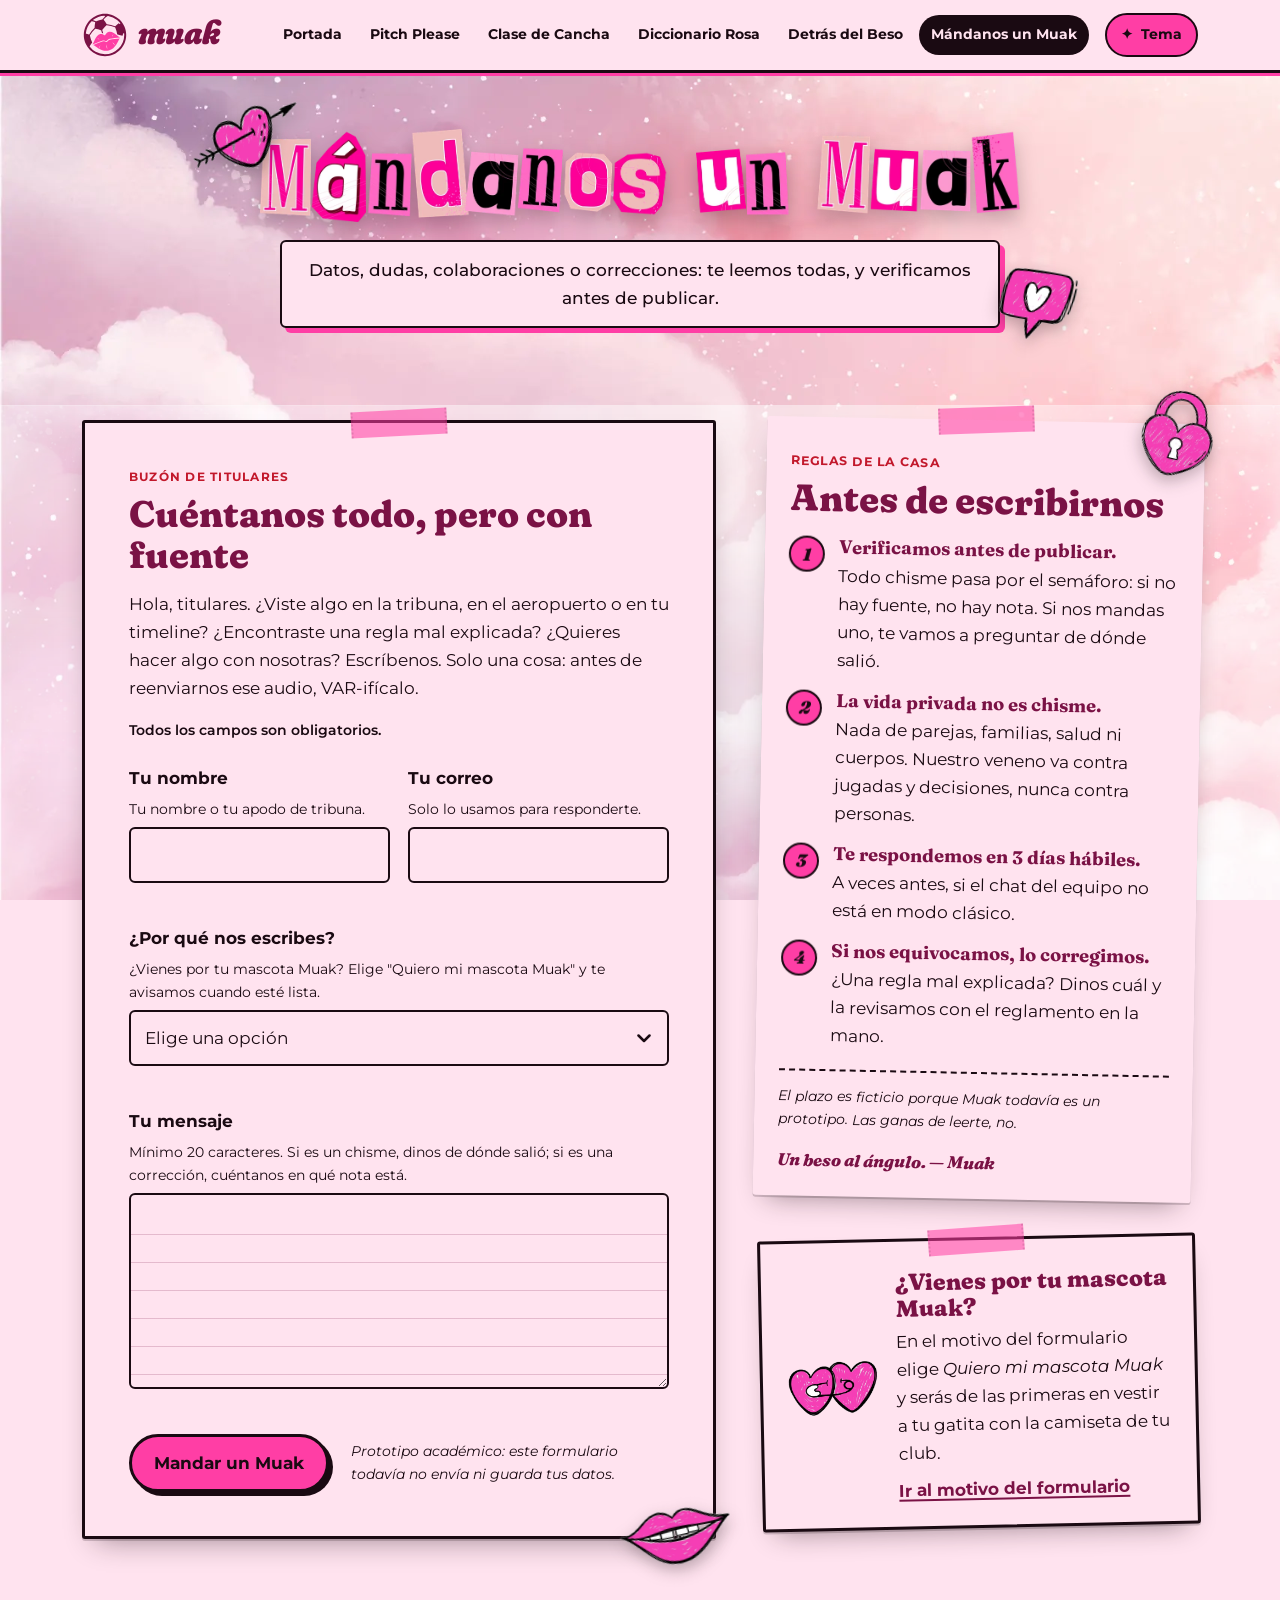
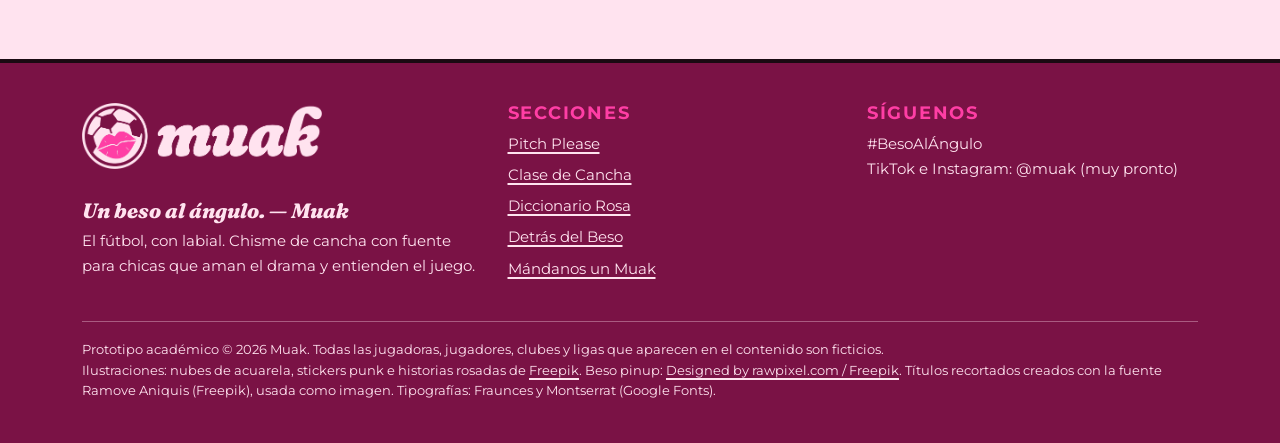
<file: pages/contacto.html>
<!DOCTYPE html>
<html lang="es" data-tema="nubes">
<head>
  <meta charset="UTF-8">
  <meta name="viewport" content="width=device-width, initial-scale=1">
  <title>Mándanos un Muak — Muak</title>
  <meta name="description" content="Mándanos un Muak: datos, dudas, colaboraciones o correcciones. Te leemos todas y verificamos antes de publicar cualquier chisme de cancha.">
  <meta name="theme-color" content="#FFE3EF">
  <link rel="icon" href="../favicon.ico" sizes="any">
  <link rel="icon" href="../assets/logo/muak-favicon.svg" type="image/svg+xml">
  <link rel="apple-touch-icon" href="../assets/logo/apple-touch-icon.png">
  <meta property="og:type" content="website">
  <meta property="og:locale" content="es_LA">
  <meta property="og:site_name" content="Muak">
  <meta property="og:title" content="Mándanos un Muak — Muak">
  <meta property="og:description" content="Datos, dudas, colaboraciones o correcciones: te leemos todas, y verificamos antes de publicar.">
  <meta property="og:image" content="https://muak.vercel.app/assets/img/portada.png">
  <meta property="og:image:width" content="1200">
  <meta property="og:image:height" content="630">
  <meta property="og:image:alt" content="Logo de Muak: un balón de fútbol con un beso de labial rosa, sobre fondo rosa.">
  <meta name="twitter:card" content="summary_large_image">
  <script>try{var t=new URLSearchParams(location.search).get("tema")||localStorage.getItem("muak-tema");if(t)document.documentElement.setAttribute("data-tema",t)}catch(e){}</script>
  <link rel="preconnect" href="https://fonts.googleapis.com">
  <link rel="preconnect" href="https://fonts.gstatic.com" crossorigin>
  <link rel="stylesheet" href="https://fonts.googleapis.com/css2?family=Fraunces:ital,opsz,wght,SOFT,WONK@0,9..144,600..900,0..100,0..1;1,9..144,600..900,0..100,0..1&family=Montserrat:ital,wght@0,400;0,500;0,600;0,700;1,400;1,500&display=swap">
  <link rel="stylesheet" href="../styles.css">
  <script src="../script.js" defer></script>
</head>
<body>
  <a class="saltar" href="#contenido">Saltar al contenido</a>

  <div class="fondo" aria-hidden="true">
    <div class="nubes-lejos"></div>
    <div class="nubes-cerca"></div>
    <div class="cuero"></div>
    <div class="cuaderno"></div>
    <div class="gala"></div>
    <div class="stickers"></div>
    <div class="destellos"></div>
  </div>

  <header class="encabezado">
    <div class="contenedor">
      <a class="logo" href="../index.html" aria-label="Muak, ir a la portada">
        <img src="../assets/logo/muak-simbolo.svg" alt="" width="46" height="46">
        <span aria-hidden="true">muak</span>
      </a>

      <button class="boton-menu" type="button" aria-expanded="false" aria-controls="menu-principal">
        <span aria-hidden="true">☰</span> <span class="texto-boton">Menú</span>
      </button>

      <nav class="nav" id="menu-principal" aria-label="Principal">
        <ul>
          <li><a href="../index.html">Portada</a></li>
          <li><a href="pitch-please.html">Pitch Please</a></li>
          <li><a href="clase-de-cancha.html">Clase de Cancha</a></li>
          <li><a href="diccionario-rosa.html">Diccionario Rosa</a></li>
          <li><a href="detras-del-beso.html">Detrás del Beso</a></li>
          <li><a href="contacto.html" aria-current="page">Mándanos un Muak</a></li>
        </ul>
      </nav>

      <div class="selector-tema">
        <button class="boton-tema" type="button" aria-expanded="false" aria-controls="panel-tema">
          <span aria-hidden="true">✦</span> <span class="texto-boton">Tema</span>
        </button>
        <div class="panel-tema" id="panel-tema" role="group" aria-label="Elige el fondo" hidden>
          <p>Elige tu vibra</p>
          <button class="opcion-tema" type="button" data-tema-opcion="nubes" aria-pressed="true">
            <span class="muestra muestra-nubes" aria-hidden="true"></span>
            <span>Nubes de algodón<small>Un cielo que no se queda quieto</small></span>
          </button>
          <button class="opcion-tema" type="button" data-tema-opcion="diario" aria-pressed="false">
            <span class="muestra muestra-diario" aria-hidden="true"></span>
            <span>Diario secreto<small>Cuero rosa y stickers pegados</small></span>
          </button>
          <button class="opcion-tema" type="button" data-tema-opcion="punk" aria-pressed="false">
            <span class="muestra muestra-punk" aria-hidden="true"></span>
            <span>Punk rosa<small>Cuaderno rayado con doodles</small></span>
          </button>
          <button class="opcion-tema" type="button" data-tema-opcion="gala" aria-pressed="false">
            <span class="muestra muestra-gala" aria-hidden="true"></span>
            <span>Noche de gala<small>Modo oscuro con destellos</small></span>
          </button>
        </div>
      </div>
    </div>
  </header>

  <main id="contenido">
    <header class="cabecera-pagina ct-cabecera">
      <div class="contenedor">
        <img class="ct-st ct-st--flecha" src="../assets/img/stickers/corazon-flecha.webp" alt="" aria-hidden="true" width="320" height="170">
        <img class="ct-st ct-st--chat" src="../assets/img/stickers/chat-corazon.webp" alt="" aria-hidden="true" width="241" height="229">
        <h1>
          <img class="titulo-recortado" src="../assets/img/titulos/mandanos-un-muak.webp" alt="Mándanos un Muak" width="1791" height="220">
        </h1>
        <p class="bajada">Datos, dudas, colaboraciones o correcciones: te leemos todas, y verificamos antes de publicar.</p>
      </div>
    </header>

    <div class="seccion">
      <div class="contenedor ct-rejilla">
        <section class="recorte recorte--marco ct-buzon" aria-labelledby="titulo-buzon">
          <p class="antetitulo">Buzón de titulares</p>
          <h2 id="titulo-buzon">Cuéntanos todo, pero con fuente</h2>
          <p>Hola, titulares. ¿Viste algo en la tribuna, en el aeropuerto o en tu timeline? ¿Encontraste una regla mal explicada? ¿Quieres hacer algo con nosotras? Escríbenos. Solo una cosa: antes de reenviarnos ese audio, VAR-ifícalo.</p>
          <p class="ct-obligatorio">Todos los campos son obligatorios.</p>

          <form class="formulario ct-formulario" data-form-muak novalidate method="post">
            <div class="ct-fila">
              <div class="campo">
                <label for="nombre">Tu nombre</label>
                <p class="ayuda" id="nombre-ayuda">Tu nombre o tu apodo de tribuna.</p>
                <input type="text" id="nombre" name="nombre" autocomplete="name" required aria-describedby="nombre-ayuda nombre-error">
                <p class="error" id="nombre-error" aria-live="polite"></p>
              </div>

              <div class="campo">
                <label for="correo">Tu correo</label>
                <p class="ayuda" id="correo-ayuda">Solo lo usamos para responderte.</p>
                <input type="email" id="correo" name="correo" autocomplete="email" inputmode="email" spellcheck="false" required aria-describedby="correo-ayuda correo-error">
                <p class="error" id="correo-error" aria-live="polite"></p>
              </div>
            </div>

            <div class="campo" id="campo-motivo">
              <label for="motivo">¿Por qué nos escribes?</label>
              <p class="ayuda" id="motivo-ayuda">¿Vienes por tu mascota Muak? Elige "Quiero mi mascota Muak" y te avisamos cuando esté lista.</p>
              <select id="motivo" name="motivo" required aria-describedby="motivo-ayuda motivo-error">
                <option value="">Elige una opción</option>
                <option value="chisme">Tengo un chisme con fuente</option>
                <option value="correccion">Quiero corregir algo</option>
                <option value="colaboracion">Colaboraciones</option>
                <option value="mascota">Quiero mi mascota Muak</option>
                <option value="otra">Otra cosa</option>
              </select>
              <p class="error" id="motivo-error" aria-live="polite"></p>
            </div>

            <div class="campo">
              <label for="mensaje">Tu mensaje</label>
              <p class="ayuda" id="mensaje-ayuda">Mínimo 20 caracteres. Si es un chisme, dinos de dónde salió; si es una corrección, cuéntanos en qué nota está.</p>
              <textarea id="mensaje" name="mensaje" rows="6" required minlength="20" aria-describedby="mensaje-ayuda mensaje-error"></textarea>
              <p class="error" id="mensaje-error" aria-live="polite"></p>
            </div>

            <div class="ct-envio">
              <button class="boton" type="submit">Mandar un Muak</button>
              <p class="ct-aviso">Prototipo académico: este formulario todavía no envía ni guarda tus datos.</p>
            </div>

            <div class="mensaje-exito" id="mensaje-exito" tabindex="-1" role="status" hidden>
              <p><strong>¡Muak listo!</strong> Tu mensaje pasó la revisión del VAR: todo en orden. Pero ojo, esto es un prototipo, así que por ahora no enviamos ni guardamos nada y tus datos no salieron de tu pantalla. Cuando el buzón abra de verdad, te leeremos todas.</p>
              <p class="firma">Un beso al ángulo. — Muak</p>
            </div>
          </form>
          <img class="ct-st ct-st--labios" src="../assets/img/stickers/labios.webp" alt="" aria-hidden="true" width="320" height="164">
        </section>

        <div class="ct-lateral">
          <aside class="recorte giro-der ct-antes" aria-labelledby="titulo-antes">
            <img class="ct-st ct-st--candado" src="../assets/img/stickers/candado.webp" alt="" aria-hidden="true" width="268" height="320">
            <p class="antetitulo">Reglas de la casa</p>
            <h2 id="titulo-antes">Antes de escribirnos</h2>
            <ol class="ct-reglas">
              <li><strong>Verificamos antes de publicar.</strong> Todo chisme pasa por el semáforo: si no hay fuente, no hay nota. Si nos mandas uno, te vamos a preguntar de dónde salió.</li>
              <li><strong>La vida privada no es chisme.</strong> Nada de parejas, familias, salud ni cuerpos. Nuestro veneno va contra jugadas y decisiones, nunca contra personas.</li>
              <li><strong>Te respondemos en 3 días hábiles.</strong> A veces antes, si el chat del equipo no está en modo clásico.</li>
              <li><strong>Si nos equivocamos, lo corregimos.</strong> ¿Una regla mal explicada? Dinos cuál y la revisamos con el reglamento en la mano.</li>
            </ol>
            <p class="ct-nota">El plazo es ficticio porque Muak todavía es un prototipo. Las ganas de leerte, no.</p>
            <p class="firma">Un beso al ángulo. — Muak</p>
          </aside>

          <aside class="recorte recorte--marco giro-izq ct-mascota" aria-labelledby="titulo-mascota">
            <img src="../assets/img/stickers/corazones-gancho.webp" alt="" aria-hidden="true" width="320" height="199">
            <div>
              <h2 id="titulo-mascota">¿Vienes por tu mascota Muak?</h2>
              <p>En el motivo del formulario elige <em>Quiero mi mascota Muak</em> y serás de las primeras en vestir a tu gatita con la camiseta de tu club.</p>
              <p class="ct-ir"><a href="#campo-motivo">Ir al motivo del formulario</a></p>
            </div>
          </aside>
        </div>
      </div>
    </div>
  </main>

  <footer class="pie">
    <div class="contenedor">
      <div>
        <a class="logo-pie" href="../index.html" aria-label="Muak, ir a la portada">
          <img src="../assets/logo/muak-horizontal-oscuro.png" alt="" width="1074" height="294">
        </a>
        <p class="firma">Un beso al ángulo. — Muak</p>
        <p>El fútbol, con labial. Chisme de cancha con fuente para chicas que aman el drama y entienden el juego.</p>
      </div>
      <nav aria-label="Secciones">
        <h2>Secciones</h2>
        <ul>
          <li><a href="pitch-please.html">Pitch Please</a></li>
          <li><a href="clase-de-cancha.html">Clase de Cancha</a></li>
          <li><a href="diccionario-rosa.html">Diccionario Rosa</a></li>
          <li><a href="detras-del-beso.html">Detrás del Beso</a></li>
          <li><a href="contacto.html">Mándanos un Muak</a></li>
        </ul>
      </nav>
      <div>
        <h2>Síguenos</h2>
        <p>#BesoAlÁngulo<br>TikTok e Instagram: @muak (muy pronto)</p>
      </div>
      <p class="creditos">
        Prototipo académico © <span data-anio>2026</span> Muak. Todas las jugadoras, jugadores, clubes y ligas que aparecen en el contenido son ficticios.<br>
        Ilustraciones: nubes de acuarela, stickers punk e historias rosadas de <a href="https://www.freepik.com">Freepik</a>. Beso pinup: <a href="https://www.freepik.com">Designed by rawpixel.com / Freepik</a>. Títulos recortados creados con la fuente Ramove Aniquis (Freepik), usada como imagen. Tipografías: Fraunces y Montserrat (Google Fonts).
      </p>
    </div>
  </footer>
</body>
</html>
</file>
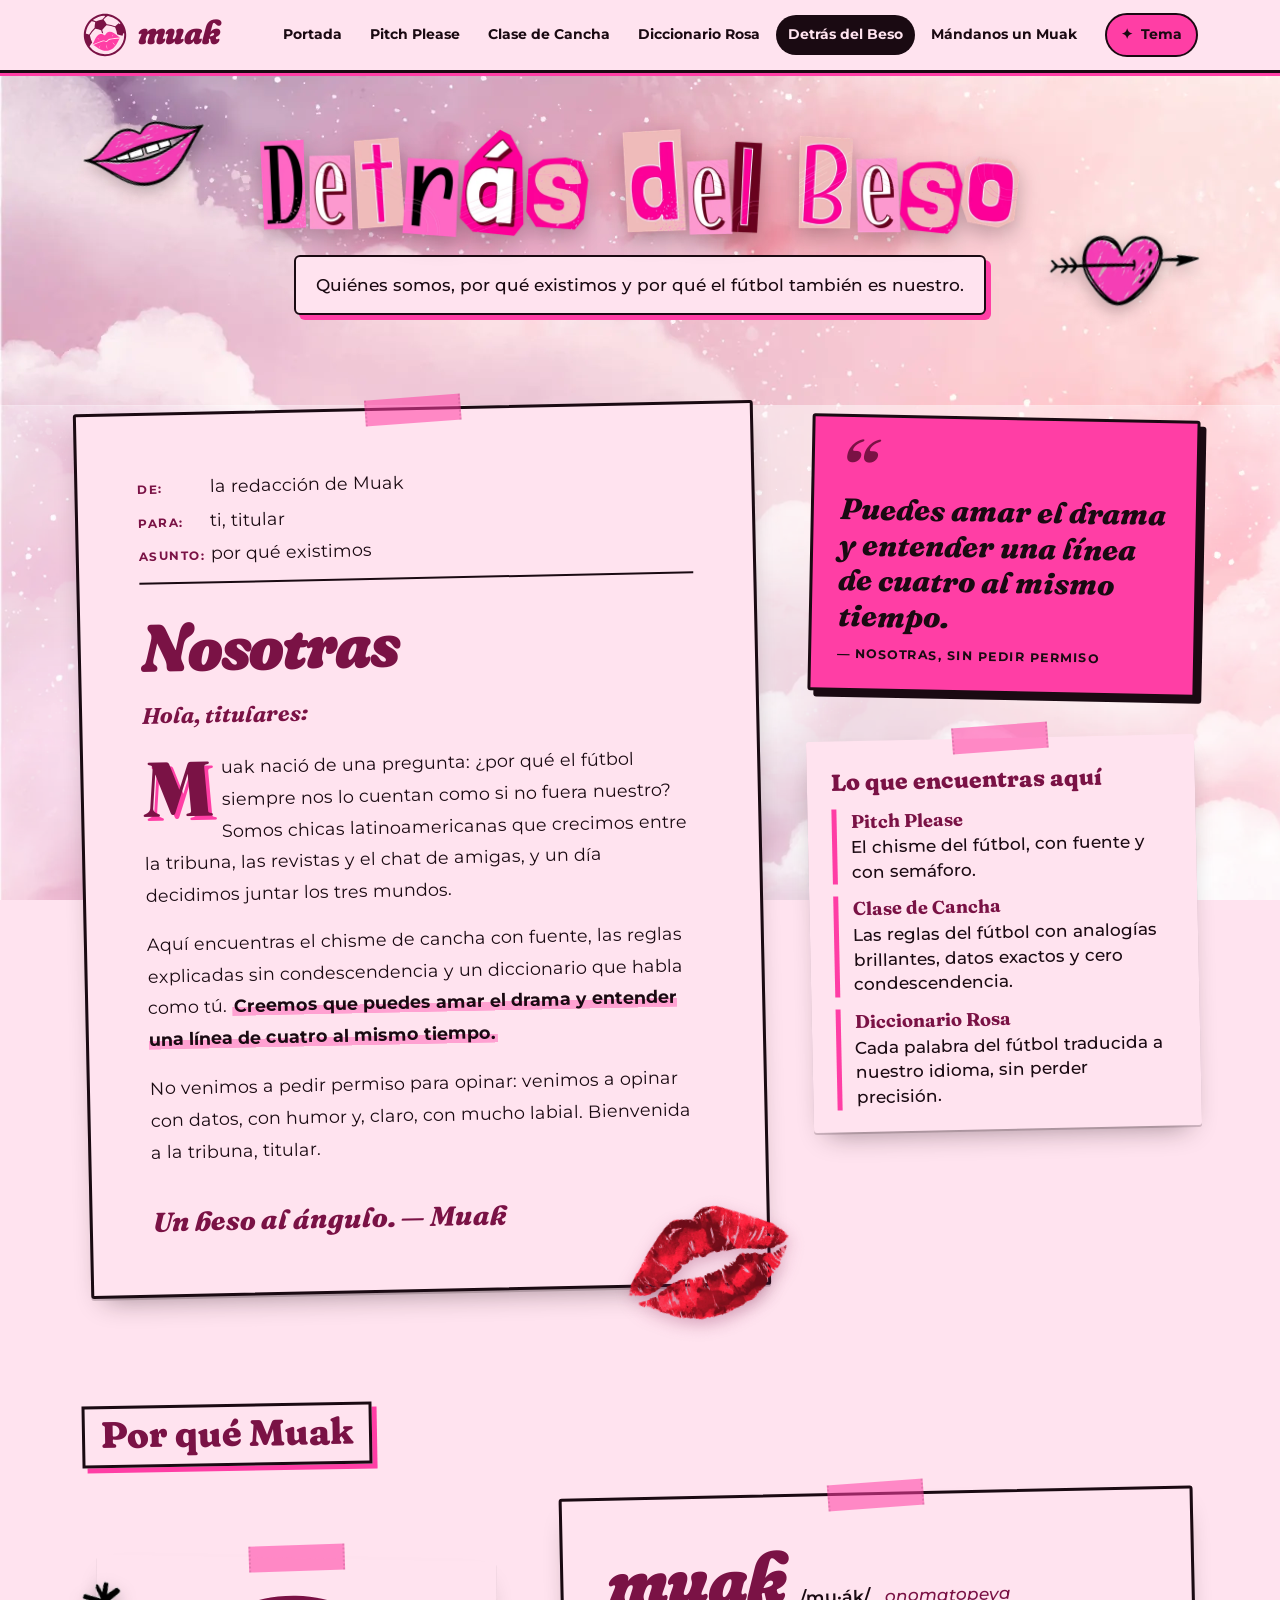
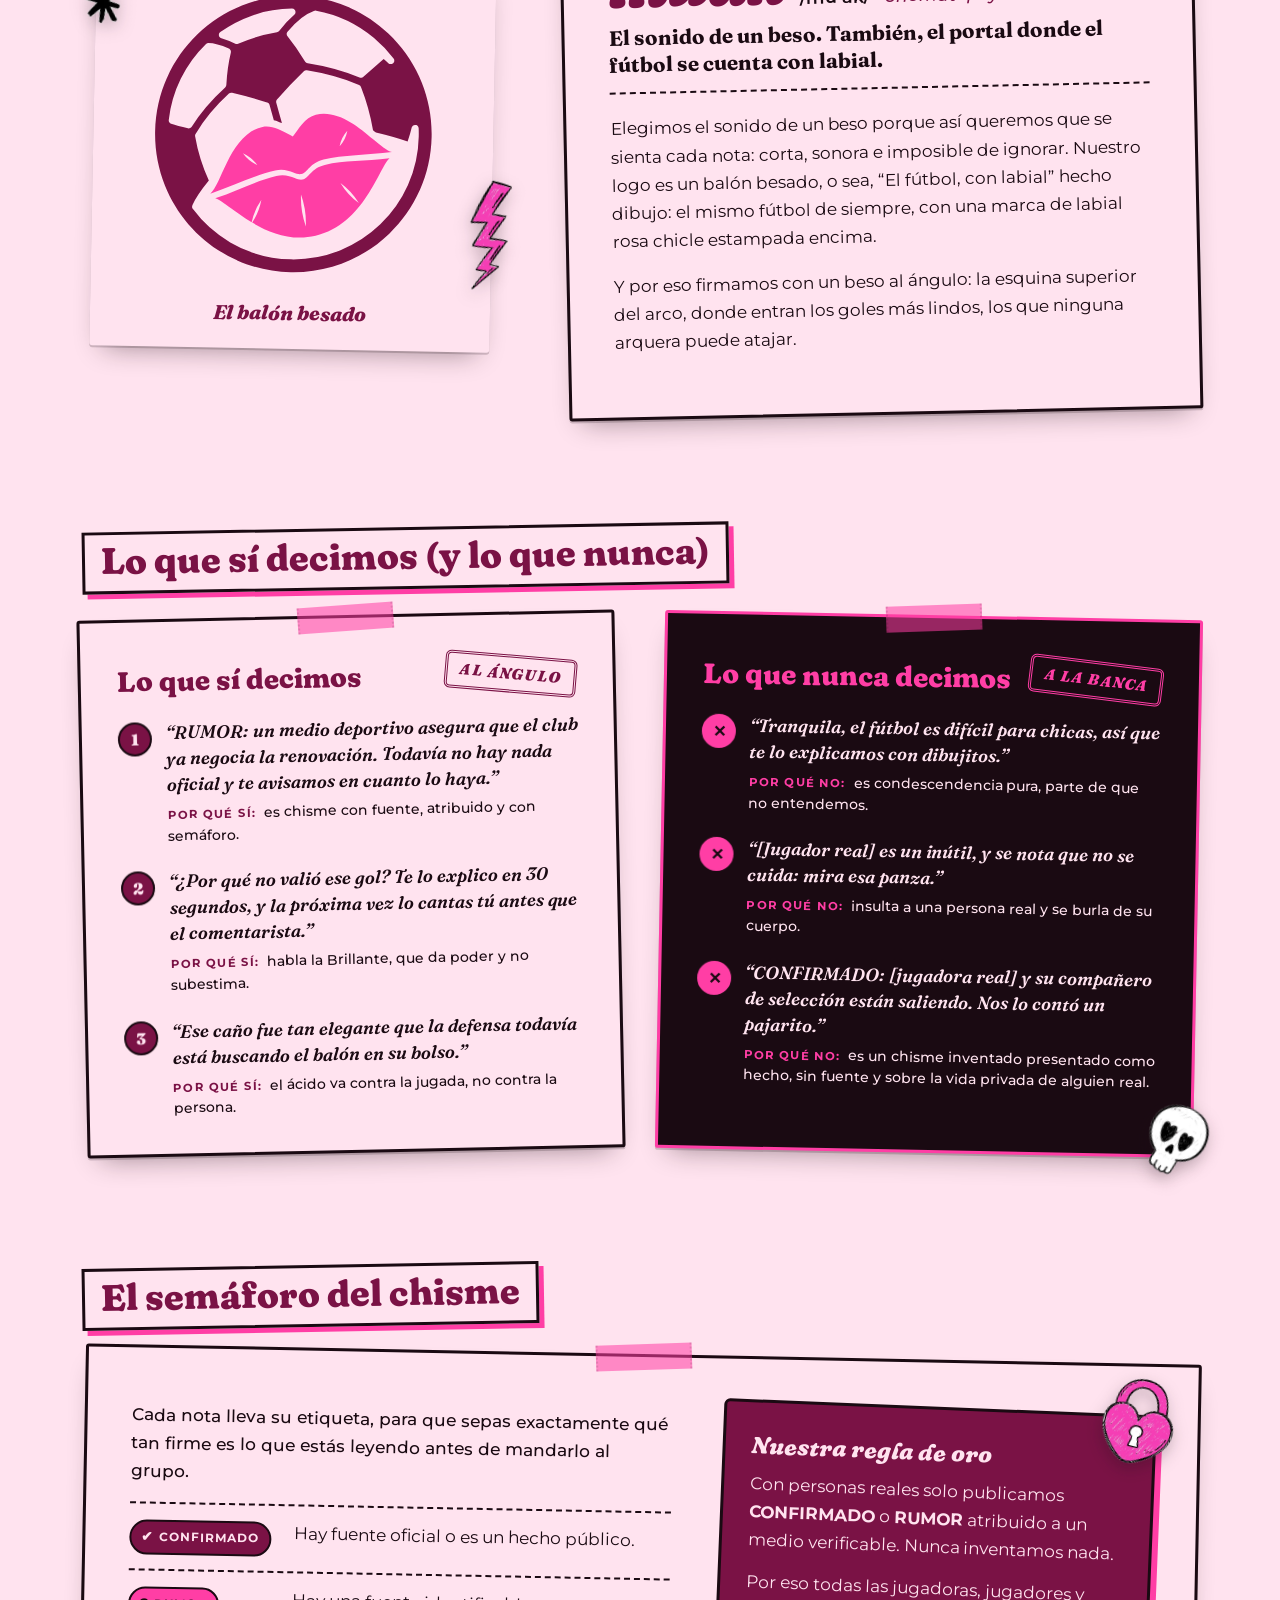
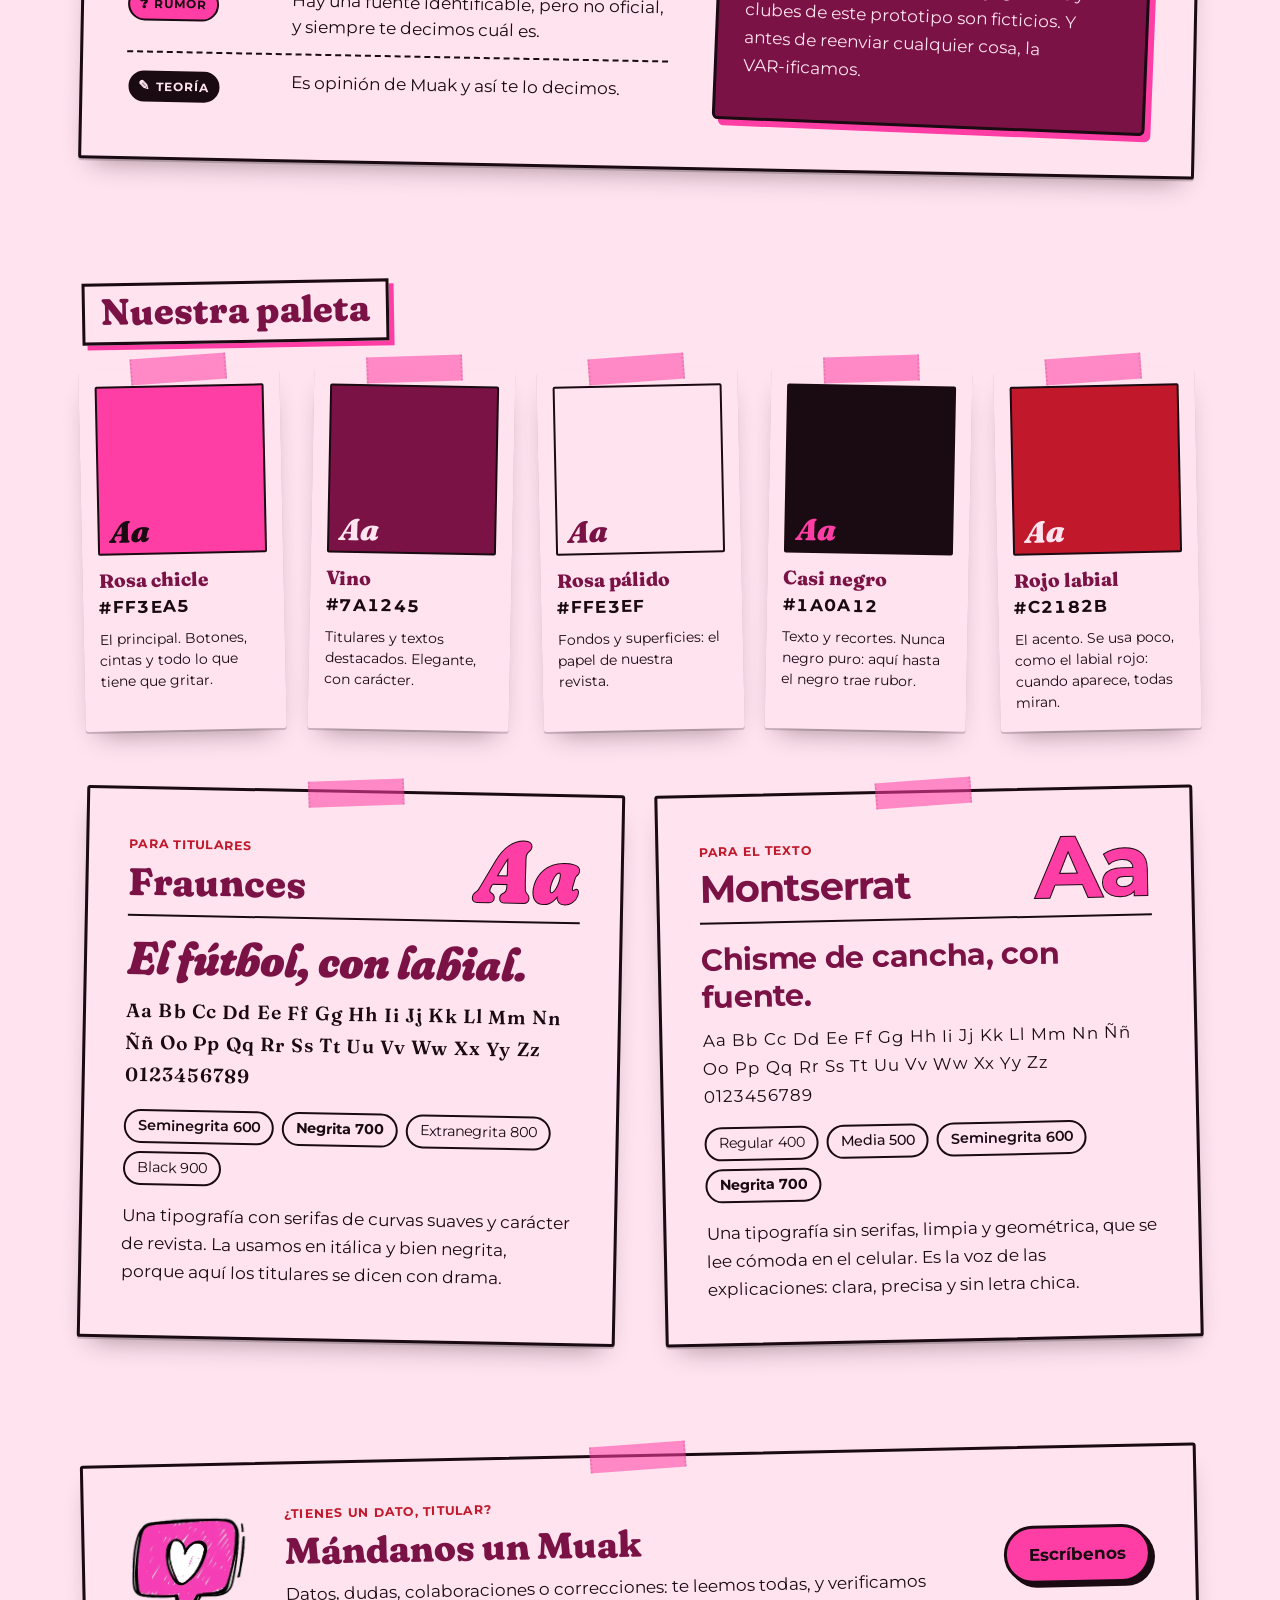
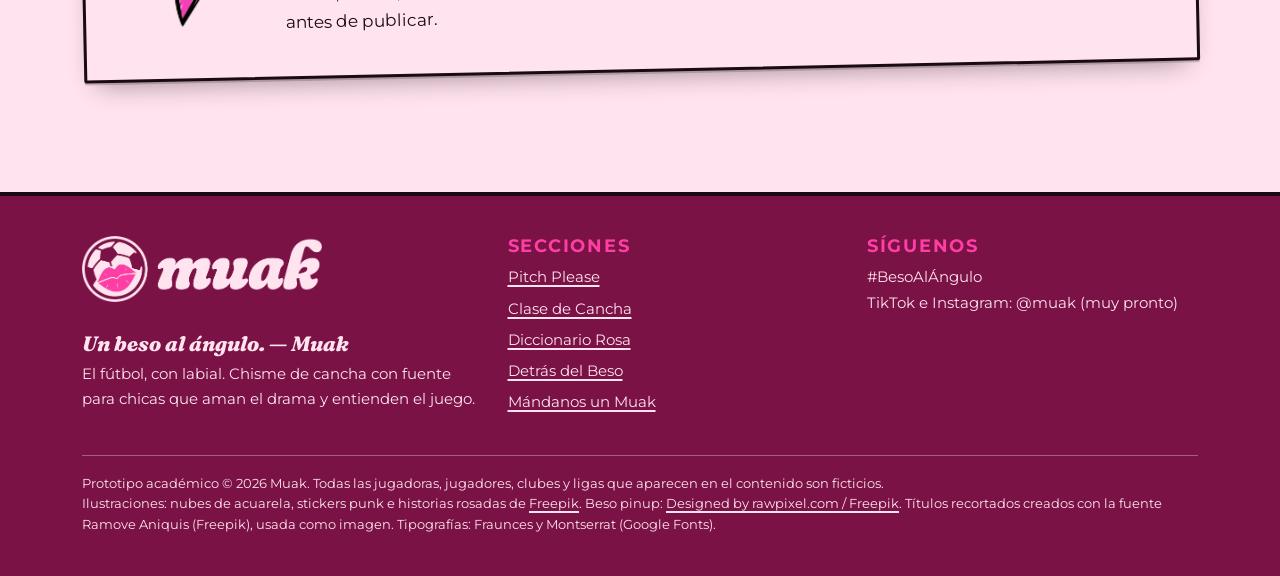
<file: pages/detras-del-beso.html>
<!DOCTYPE html>
<html lang="es" data-tema="nubes">
<head>
  <meta charset="UTF-8">
  <meta name="viewport" content="width=device-width, initial-scale=1">
  <title>Detrás del Beso — Muak</title>
  <meta name="description" content="Detrás del Beso: quiénes somos, por qué existimos y por qué el fútbol también es nuestro. La carta de Muak, el origen del nombre, nuestro semáforo del chisme y la identidad de la marca.">
  <meta name="theme-color" content="#FFE3EF">
  <link rel="icon" href="../favicon.ico" sizes="any">
  <link rel="icon" href="../assets/logo/muak-favicon.svg" type="image/svg+xml">
  <link rel="apple-touch-icon" href="../assets/logo/apple-touch-icon.png">
  <meta property="og:type" content="website">
  <meta property="og:locale" content="es_LA">
  <meta property="og:site_name" content="Muak">
  <meta property="og:title" content="Detrás del Beso — Muak">
  <meta property="og:description" content="Quiénes somos, por qué existimos y por qué el fútbol también es nuestro.">
  <meta property="og:image" content="https://muak.vercel.app/assets/img/portada.png">
  <meta property="og:image:width" content="1200">
  <meta property="og:image:height" content="630">
  <meta property="og:image:alt" content="Logo de Muak: un balón de fútbol con un beso de labial rosa, sobre fondo rosa.">
  <meta name="twitter:card" content="summary_large_image">
  <script>try{var t=new URLSearchParams(location.search).get("tema")||localStorage.getItem("muak-tema");if(t)document.documentElement.setAttribute("data-tema",t)}catch(e){}</script>
  <link rel="preconnect" href="https://fonts.googleapis.com">
  <link rel="preconnect" href="https://fonts.gstatic.com" crossorigin>
  <link rel="stylesheet" href="https://fonts.googleapis.com/css2?family=Fraunces:ital,opsz,wght,SOFT,WONK@0,9..144,600..900,0..100,0..1;1,9..144,600..900,0..100,0..1&family=Montserrat:ital,wght@0,400;0,500;0,600;0,700;1,400;1,500&display=swap">
  <link rel="stylesheet" href="../styles.css">
  <script src="../script.js" defer></script>
</head>
<body>
  <a class="saltar" href="#contenido">Saltar al contenido</a>

  <div class="fondo" aria-hidden="true">
    <div class="nubes-lejos"></div>
    <div class="nubes-cerca"></div>
    <div class="cuero"></div>
    <div class="cuaderno"></div>
    <div class="gala"></div>
    <div class="stickers"></div>
    <div class="destellos"></div>
  </div>

  <header class="encabezado">
    <div class="contenedor">
      <a class="logo" href="../index.html" aria-label="Muak, ir a la portada">
        <img src="../assets/logo/muak-simbolo.svg" alt="" width="46" height="46">
        <span aria-hidden="true">muak</span>
      </a>

      <button class="boton-menu" type="button" aria-expanded="false" aria-controls="menu-principal">
        <span aria-hidden="true">☰</span> <span class="texto-boton">Menú</span>
      </button>

      <nav class="nav" id="menu-principal" aria-label="Principal">
        <ul>
          <li><a href="../index.html">Portada</a></li>
          <li><a href="pitch-please.html">Pitch Please</a></li>
          <li><a href="clase-de-cancha.html">Clase de Cancha</a></li>
          <li><a href="diccionario-rosa.html">Diccionario Rosa</a></li>
          <li><a href="detras-del-beso.html" aria-current="page">Detrás del Beso</a></li>
          <li><a href="contacto.html">Mándanos un Muak</a></li>
        </ul>
      </nav>

      <div class="selector-tema">
        <button class="boton-tema" type="button" aria-expanded="false" aria-controls="panel-tema">
          <span aria-hidden="true">✦</span> <span class="texto-boton">Tema</span>
        </button>
        <div class="panel-tema" id="panel-tema" role="group" aria-label="Elige el fondo" hidden>
          <p>Elige tu vibra</p>
          <button class="opcion-tema" type="button" data-tema-opcion="nubes" aria-pressed="true">
            <span class="muestra muestra-nubes" aria-hidden="true"></span>
            <span>Nubes de algodón<small>Un cielo que no se queda quieto</small></span>
          </button>
          <button class="opcion-tema" type="button" data-tema-opcion="diario" aria-pressed="false">
            <span class="muestra muestra-diario" aria-hidden="true"></span>
            <span>Diario secreto<small>Cuero rosa y stickers pegados</small></span>
          </button>
          <button class="opcion-tema" type="button" data-tema-opcion="punk" aria-pressed="false">
            <span class="muestra muestra-punk" aria-hidden="true"></span>
            <span>Punk rosa<small>Cuaderno rayado con doodles</small></span>
          </button>
          <button class="opcion-tema" type="button" data-tema-opcion="gala" aria-pressed="false">
            <span class="muestra muestra-gala" aria-hidden="true"></span>
            <span>Noche de gala<small>Modo oscuro con destellos</small></span>
          </button>
        </div>
      </div>
    </div>
  </header>

  <main id="contenido">
    <header class="cabecera-pagina ddb-cabecera">
      <div class="contenedor">
        <div class="ddb-titular">
          <h1><img class="titulo-recortado" src="../assets/img/titulos/detras-del-beso.webp" alt="Detrás del Beso" width="1554" height="220"></h1>
          <p class="bajada">Quiénes somos, por qué existimos y por qué el fútbol también es nuestro.</p>
          <img class="ddb-st ddb-st--labios" src="../assets/img/stickers/labios.webp" alt="" aria-hidden="true" width="320" height="164">
          <img class="ddb-st ddb-st--flecha" src="../assets/img/stickers/corazon-flecha.webp" alt="" aria-hidden="true" width="320" height="170">
        </div>
      </div>
    </header>

    <!-- 1. Nosotras: la carta -->
    <section class="seccion" aria-labelledby="titulo-nosotras">
      <div class="contenedor ddb-carta-rejilla">
        <article class="recorte recorte--marco giro-izq ddb-carta">
          <div class="ddb-membrete">
            <p><b>De:</b> la redacción de Muak</p>
            <p><b>Para:</b> ti, titular</p>
            <p><b>Asunto:</b> por qué existimos</p>
          </div>
          <h2 id="titulo-nosotras">Nosotras</h2>
          <p class="ddb-saludo">Hola, titulares:</p>
          <p class="ddb-capitular">Muak nació de una pregunta: ¿por qué el fútbol siempre nos lo cuentan como si no fuera nuestro? Somos chicas latinoamericanas que crecimos entre la tribuna, las revistas y el chat de amigas, y un día decidimos juntar los tres mundos.</p>
          <p>Aquí encuentras el chisme de cancha con fuente, las reglas explicadas sin condescendencia y un diccionario que habla como tú. <strong class="ddb-resaltado">Creemos que puedes amar el drama y entender una línea de cuatro al mismo tiempo.</strong></p>
          <p>No venimos a pedir permiso para opinar: venimos a opinar con datos, con humor y, claro, con mucho labial. Bienvenida a la tribuna, titular.</p>
          <p class="firma">Un beso al ángulo. <span class="ddb-sin-corte">— Muak</span></p>
          <img class="ddb-sello" src="../assets/img/stickers/beso.webp" alt="" aria-hidden="true" width="600" height="383">
        </article>

        <div class="ddb-lateral">
          <div class="recorte recorte--sin-cinta giro-der ddb-cita" aria-hidden="true">
            <p>Puedes amar el drama y entender una línea de cuatro al mismo tiempo.</p>
            <p class="ddb-cita-autor">— Nosotras, sin pedir permiso</p>
          </div>

          <nav class="recorte giro-izq ddb-indice" aria-labelledby="titulo-indice">
            <h3 id="titulo-indice">Lo que encuentras aquí</h3>
            <ul>
              <li><a href="pitch-please.html"><strong>Pitch Please</strong> El chisme del fútbol, con fuente y con semáforo.</a></li>
              <li><a href="clase-de-cancha.html"><strong>Clase de Cancha</strong> Las reglas del fútbol con analogías brillantes, datos exactos y cero condescendencia.</a></li>
              <li><a href="diccionario-rosa.html"><strong>Diccionario Rosa</strong> Cada palabra del fútbol traducida a nuestro idioma, sin perder precisión.</a></li>
            </ul>
          </nav>
        </div>
      </div>
    </section>

    <!-- 2. Por qué Muak -->
    <section class="seccion" aria-labelledby="titulo-nombre">
      <div class="contenedor">
        <h2 class="titulo-seccion" id="titulo-nombre">Por qué Muak</h2>
        <div class="ddb-nombre">
          <figure class="recorte giro-der ddb-logo">
            <img src="../assets/logo/muak-simbolo.svg" alt="Símbolo de Muak: un balón de fútbol vino y rosa pálido con un beso de labial rosa chicle estampado encima." width="512" height="512">
            <img class="ddb-st ddb-st--asterisco" src="../assets/img/stickers/asterisco.webp" alt="" aria-hidden="true" width="79" height="84">
            <img class="ddb-st ddb-st--rayo" src="../assets/img/stickers/rayo.webp" alt="" aria-hidden="true" width="125" height="320">
            <figcaption>El balón besado</figcaption>
          </figure>

          <div class="recorte recorte--marco giro-izq ddb-definicion">
            <p class="ddb-entrada">
              <span class="ddb-palabra">muak</span>
              <span class="ddb-fonetica">/mu·ák/</span>
              <span class="ddb-categoria">onomatopeya</span>
            </p>
            <p class="ddb-acepcion">El sonido de un beso. También, el portal donde el fútbol se cuenta con labial.</p>
            <p>Elegimos el sonido de un beso porque así queremos que se sienta cada nota: corta, sonora e imposible de ignorar. Nuestro logo es un balón besado, o sea, “El fútbol, con labial” hecho dibujo: el mismo fútbol de siempre, con una marca de labial rosa chicle estampada encima.</p>
            <p>Y por eso firmamos con un beso al ángulo: la esquina superior del arco, donde entran los goles más lindos, los que ninguna arquera puede atajar.</p>
          </div>
        </div>
      </div>
    </section>

    <!-- 3. Lo que sí decimos / lo que nunca decimos -->
    <section class="seccion" aria-labelledby="titulo-frases">
      <div class="contenedor">
        <h2 class="titulo-seccion" id="titulo-frases">Lo que sí decimos (y lo que nunca)</h2>
        <div class="rejilla rejilla--2 ddb-frases">
          <article class="recorte recorte--marco giro-izq ddb-si" aria-labelledby="titulo-si">
            <div class="ddb-frases-cabeza">
              <h3 id="titulo-si">Lo que sí decimos</h3>
              <span class="ddb-sellito" aria-hidden="true">Al ángulo</span>
            </div>
            <ol class="ddb-lista">
              <li>
                <blockquote><p>“RUMOR: un medio deportivo asegura que el club ya negocia la renovación. Todavía no hay nada oficial y te avisamos en cuanto lo haya.”</p></blockquote>
                <p class="ddb-porque"><b>Por qué sí:</b> es chisme con fuente, atribuido y con semáforo.</p>
              </li>
              <li>
                <blockquote><p>“¿Por qué no valió ese gol? Te lo explico en 30 segundos, y la próxima vez lo cantas tú antes que el comentarista.”</p></blockquote>
                <p class="ddb-porque"><b>Por qué sí:</b> habla la Brillante, que da poder y no subestima.</p>
              </li>
              <li>
                <blockquote><p>“Ese caño fue tan elegante que la defensa todavía está buscando el balón en su bolso.”</p></blockquote>
                <p class="ddb-porque"><b>Por qué sí:</b> el ácido va contra la jugada, no contra la persona.</p>
              </li>
            </ol>
          </article>

          <article class="recorte giro-der ddb-nunca" aria-labelledby="titulo-nunca">
            <div class="ddb-frases-cabeza">
              <h3 id="titulo-nunca">Lo que nunca decimos</h3>
              <span class="ddb-sellito" aria-hidden="true">A la banca</span>
            </div>
            <ol class="ddb-lista">
              <li>
                <blockquote><p>“Tranquila, el fútbol es difícil para chicas, así que te lo explicamos con dibujitos.”</p></blockquote>
                <p class="ddb-porque"><b>Por qué no:</b> es condescendencia pura, parte de que no entendemos.</p>
              </li>
              <li>
                <blockquote><p>“[Jugador real] es un inútil, y se nota que no se cuida: mira esa panza.”</p></blockquote>
                <p class="ddb-porque"><b>Por qué no:</b> insulta a una persona real y se burla de su cuerpo.</p>
              </li>
              <li>
                <blockquote><p>“CONFIRMADO: [jugadora real] y su compañero de selección están saliendo. Nos lo contó un pajarito.”</p></blockquote>
                <p class="ddb-porque"><b>Por qué no:</b> es un chisme inventado presentado como hecho, sin fuente y sobre la vida privada de alguien real.</p>
              </li>
            </ol>
            <img class="ddb-st ddb-st--calavera" src="../assets/img/stickers/calavera.webp" alt="" aria-hidden="true" width="272" height="320">
          </article>
        </div>
      </div>
    </section>

    <!-- 4. El semáforo del chisme -->
    <section class="seccion" aria-labelledby="titulo-semaforo">
      <div class="contenedor">
        <h2 class="titulo-seccion" id="titulo-semaforo">El semáforo del chisme</h2>
        <div class="recorte recorte--marco giro-der ddb-semaforo">
          <div>
            <p class="ddb-semaforo-intro">Cada nota lleva su etiqueta, para que sepas exactamente qué tan firme es lo que estás leyendo antes de mandarlo al grupo.</p>
            <dl class="ddb-luces">
              <div>
                <dt><span class="semaforo semaforo--confirmado">Confirmado</span></dt>
                <dd>Hay fuente oficial o es un hecho público.</dd>
              </div>
              <div>
                <dt><span class="semaforo semaforo--rumor">Rumor</span></dt>
                <dd>Hay una fuente identificable, pero no oficial, y siempre te decimos cuál es.</dd>
              </div>
              <div>
                <dt><span class="semaforo semaforo--teoria">Teoría</span></dt>
                <dd>Es opinión de Muak y así te lo decimos.</dd>
              </div>
            </dl>
          </div>

          <div class="ddb-regla">
            <h3>Nuestra regla de oro</h3>
            <p>Con personas reales solo publicamos <strong>CONFIRMADO</strong> o <strong>RUMOR</strong> atribuido a un medio verificable. Nunca inventamos nada.</p>
            <p>Por eso todas las jugadoras, jugadores y clubes de este prototipo son ficticios. Y antes de reenviar cualquier cosa, la <span class="ddb-sin-corte">VAR-ificamos</span>.</p>
            <img class="ddb-st ddb-st--candado" src="../assets/img/stickers/candado.webp" alt="" aria-hidden="true" width="268" height="320">
          </div>
        </div>
      </div>
    </section>

    <!-- 5. Nuestra paleta -->
    <section class="seccion" aria-labelledby="titulo-paleta">
      <div class="contenedor">
        <h2 class="titulo-seccion" id="titulo-paleta">Nuestra paleta</h2>
        <ul class="ddb-paleta">
          <li class="recorte giro-izq ddb-color">
            <span class="ddb-chip ddb-chip--chicle" aria-hidden="true"></span>
            <p class="ddb-color-nombre">Rosa chicle</p>
            <p class="ddb-hex">#FF3EA5</p>
            <p class="ddb-rol">El principal. Botones, cintas y todo lo que tiene que gritar.</p>
          </li>
          <li class="recorte giro-der ddb-color">
            <span class="ddb-chip ddb-chip--vino" aria-hidden="true"></span>
            <p class="ddb-color-nombre">Vino</p>
            <p class="ddb-hex">#7A1245</p>
            <p class="ddb-rol">Titulares y textos destacados. Elegante, con carácter.</p>
          </li>
          <li class="recorte giro-izq ddb-color">
            <span class="ddb-chip ddb-chip--palido" aria-hidden="true"></span>
            <p class="ddb-color-nombre">Rosa pálido</p>
            <p class="ddb-hex">#FFE3EF</p>
            <p class="ddb-rol">Fondos y superficies: el papel de nuestra revista.</p>
          </li>
          <li class="recorte giro-der ddb-color">
            <span class="ddb-chip ddb-chip--negro" aria-hidden="true"></span>
            <p class="ddb-color-nombre">Casi negro</p>
            <p class="ddb-hex">#1A0A12</p>
            <p class="ddb-rol">Texto y recortes. Nunca negro puro: aquí hasta el negro trae rubor.</p>
          </li>
          <li class="recorte giro-izq ddb-color">
            <span class="ddb-chip ddb-chip--labial" aria-hidden="true"></span>
            <p class="ddb-color-nombre">Rojo labial</p>
            <p class="ddb-hex">#C2182B</p>
            <p class="ddb-rol">El acento. Se usa poco, como el labial rojo: cuando aparece, todas miran.</p>
          </li>
        </ul>

        <div class="rejilla rejilla--2">
          <article class="recorte recorte--marco giro-der ddb-tipo ddb-tipo--fraunces">
            <div class="ddb-tipo-cabeza">
              <div>
                <p class="antetitulo">Para titulares</p>
                <h3>Fraunces</h3>
              </div>
              <span class="ddb-aa" aria-hidden="true">Aa</span>
            </div>
            <p class="ddb-especimen-titular">El fútbol, con labial.</p>
            <p class="ddb-alfabeto">Aa Bb Cc Dd Ee Ff Gg Hh Ii Jj Kk Ll Mm Nn Ññ Oo Pp Qq Rr Ss Tt Uu Vv Ww Xx Yy Zz 0123456789</p>
            <ul class="ddb-pesos" aria-label="Pesos que usamos">
              <li class="ddb-p600">Seminegrita 600</li>
              <li class="ddb-p700">Negrita 700</li>
              <li class="ddb-p800">Extranegrita 800</li>
              <li class="ddb-p900">Black 900</li>
            </ul>
            <p class="ddb-uso">Una tipografía con serifas de curvas suaves y carácter de revista. La usamos en itálica y bien negrita, porque aquí los titulares se dicen con drama.</p>
          </article>

          <article class="recorte recorte--marco giro-izq ddb-tipo ddb-tipo--montserrat">
            <div class="ddb-tipo-cabeza">
              <div>
                <p class="antetitulo">Para el texto</p>
                <h3>Montserrat</h3>
              </div>
              <span class="ddb-aa" aria-hidden="true">Aa</span>
            </div>
            <p class="ddb-especimen-texto">Chisme de cancha, con fuente.</p>
            <p class="ddb-alfabeto">Aa Bb Cc Dd Ee Ff Gg Hh Ii Jj Kk Ll Mm Nn Ññ Oo Pp Qq Rr Ss Tt Uu Vv Ww Xx Yy Zz 0123456789</p>
            <ul class="ddb-pesos" aria-label="Pesos que usamos">
              <li class="ddb-p400">Regular 400</li>
              <li class="ddb-p500">Media 500</li>
              <li class="ddb-p600">Seminegrita 600</li>
              <li class="ddb-p700">Negrita 700</li>
            </ul>
            <p class="ddb-uso">Una tipografía sin serifas, limpia y geométrica, que se lee cómoda en el celular. Es la voz de las explicaciones: clara, precisa y sin letra chica.</p>
          </article>
        </div>
      </div>
    </section>

    <!-- 6. CTA -->
    <section class="seccion" aria-labelledby="titulo-cta">
      <div class="contenedor">
        <div class="recorte recorte--marco giro-izq ddb-cta">
          <img src="../assets/img/stickers/chat-corazon.webp" alt="" aria-hidden="true" width="241" height="229">
          <div>
            <p class="antetitulo">¿Tienes un dato, titular?</p>
            <h2 id="titulo-cta">Mándanos un Muak</h2>
            <p>Datos, dudas, colaboraciones o correcciones: te leemos todas, y verificamos antes de publicar.</p>
          </div>
          <a class="boton" href="contacto.html">Escríbenos</a>
        </div>
      </div>
    </section>
  </main>

  <footer class="pie">
    <div class="contenedor">
      <div>
        <a class="logo-pie" href="../index.html" aria-label="Muak, ir a la portada">
          <img src="../assets/logo/muak-horizontal-oscuro.png" alt="" width="1074" height="294">
        </a>
        <p class="firma">Un beso al ángulo. — Muak</p>
        <p>El fútbol, con labial. Chisme de cancha con fuente para chicas que aman el drama y entienden el juego.</p>
      </div>
      <nav aria-label="Secciones">
        <h2>Secciones</h2>
        <ul>
          <li><a href="pitch-please.html">Pitch Please</a></li>
          <li><a href="clase-de-cancha.html">Clase de Cancha</a></li>
          <li><a href="diccionario-rosa.html">Diccionario Rosa</a></li>
          <li><a href="detras-del-beso.html">Detrás del Beso</a></li>
          <li><a href="contacto.html">Mándanos un Muak</a></li>
        </ul>
      </nav>
      <div>
        <h2>Síguenos</h2>
        <p>#BesoAlÁngulo<br>TikTok e Instagram: @muak (muy pronto)</p>
      </div>
      <p class="creditos">
        Prototipo académico © <span data-anio>2026</span> Muak. Todas las jugadoras, jugadores, clubes y ligas que aparecen en el contenido son ficticios.<br>
        Ilustraciones: nubes de acuarela, stickers punk e historias rosadas de <a href="https://www.freepik.com">Freepik</a>. Beso pinup: <a href="https://www.freepik.com">Designed by rawpixel.com / Freepik</a>. Títulos recortados creados con la fuente Ramove Aniquis (Freepik), usada como imagen. Tipografías: Fraunces y Montserrat (Google Fonts).
      </p>
    </div>
  </footer>
</body>
</html>
</file>
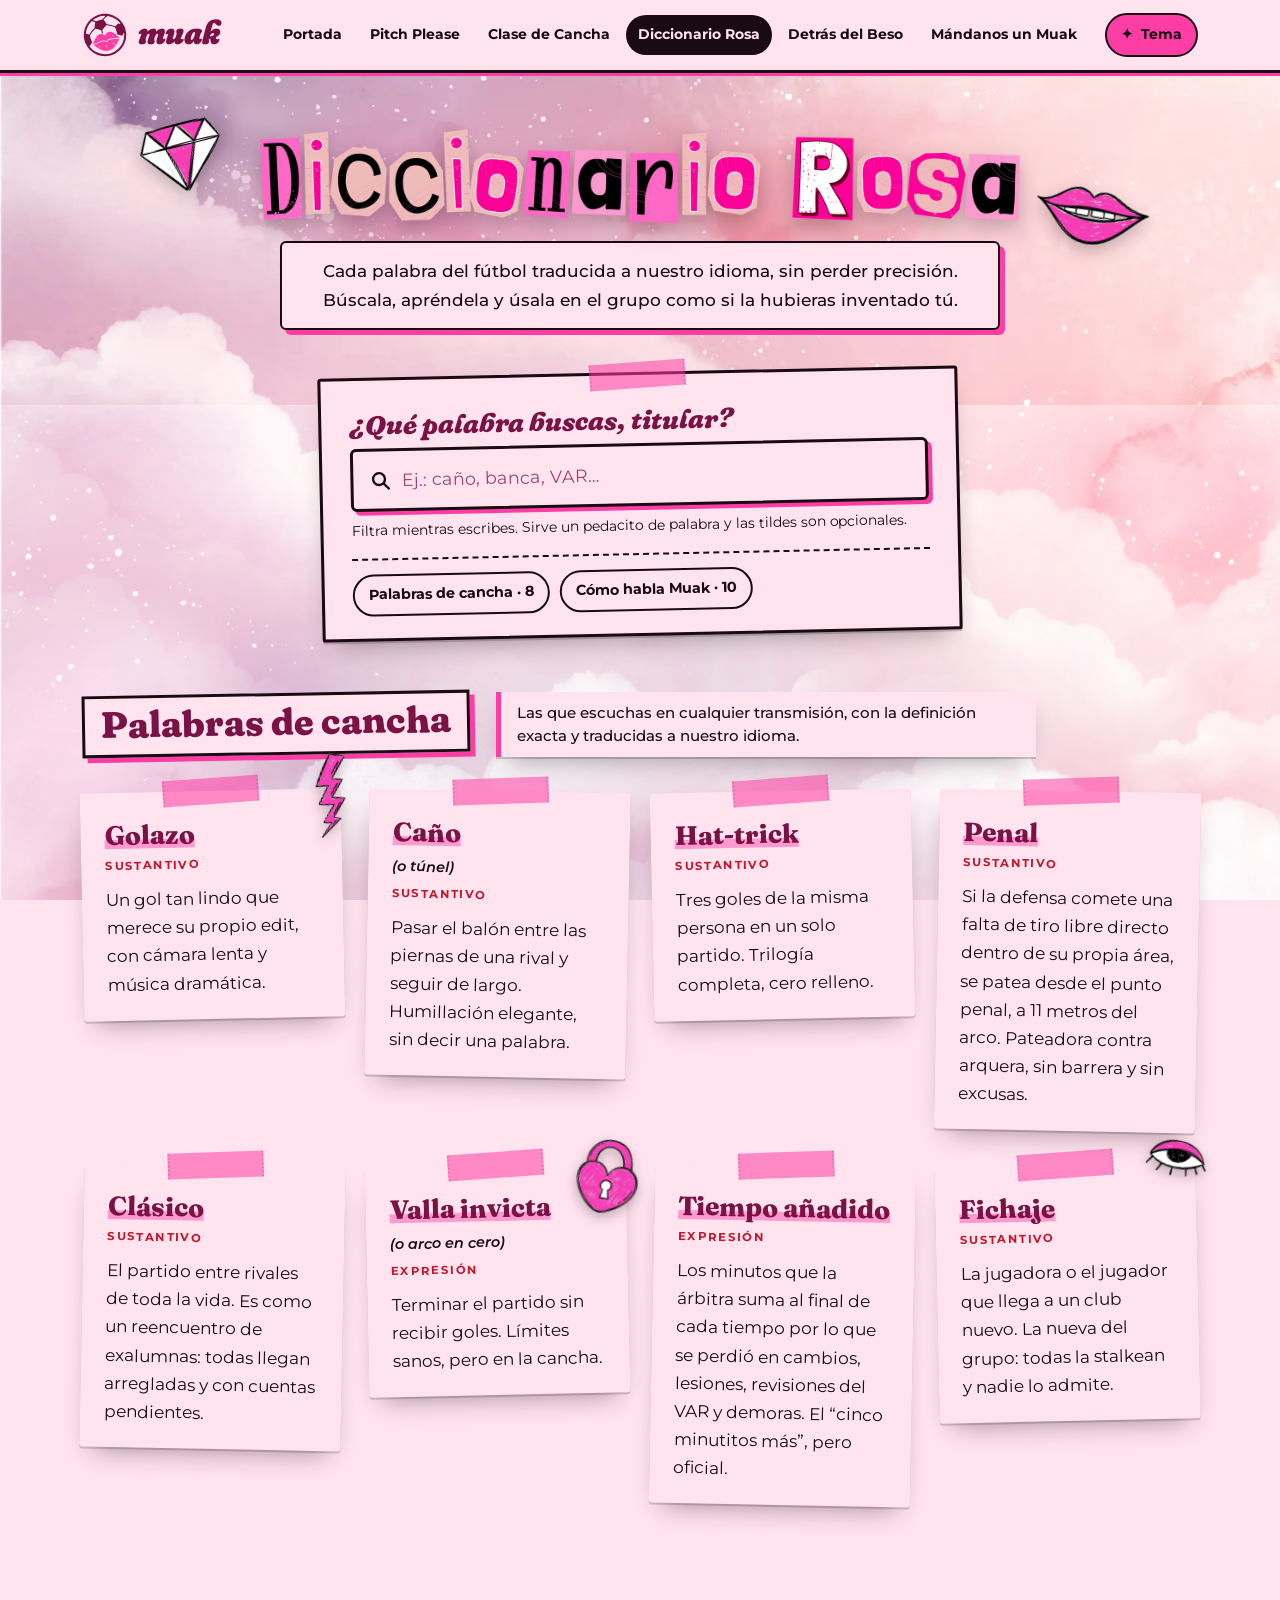
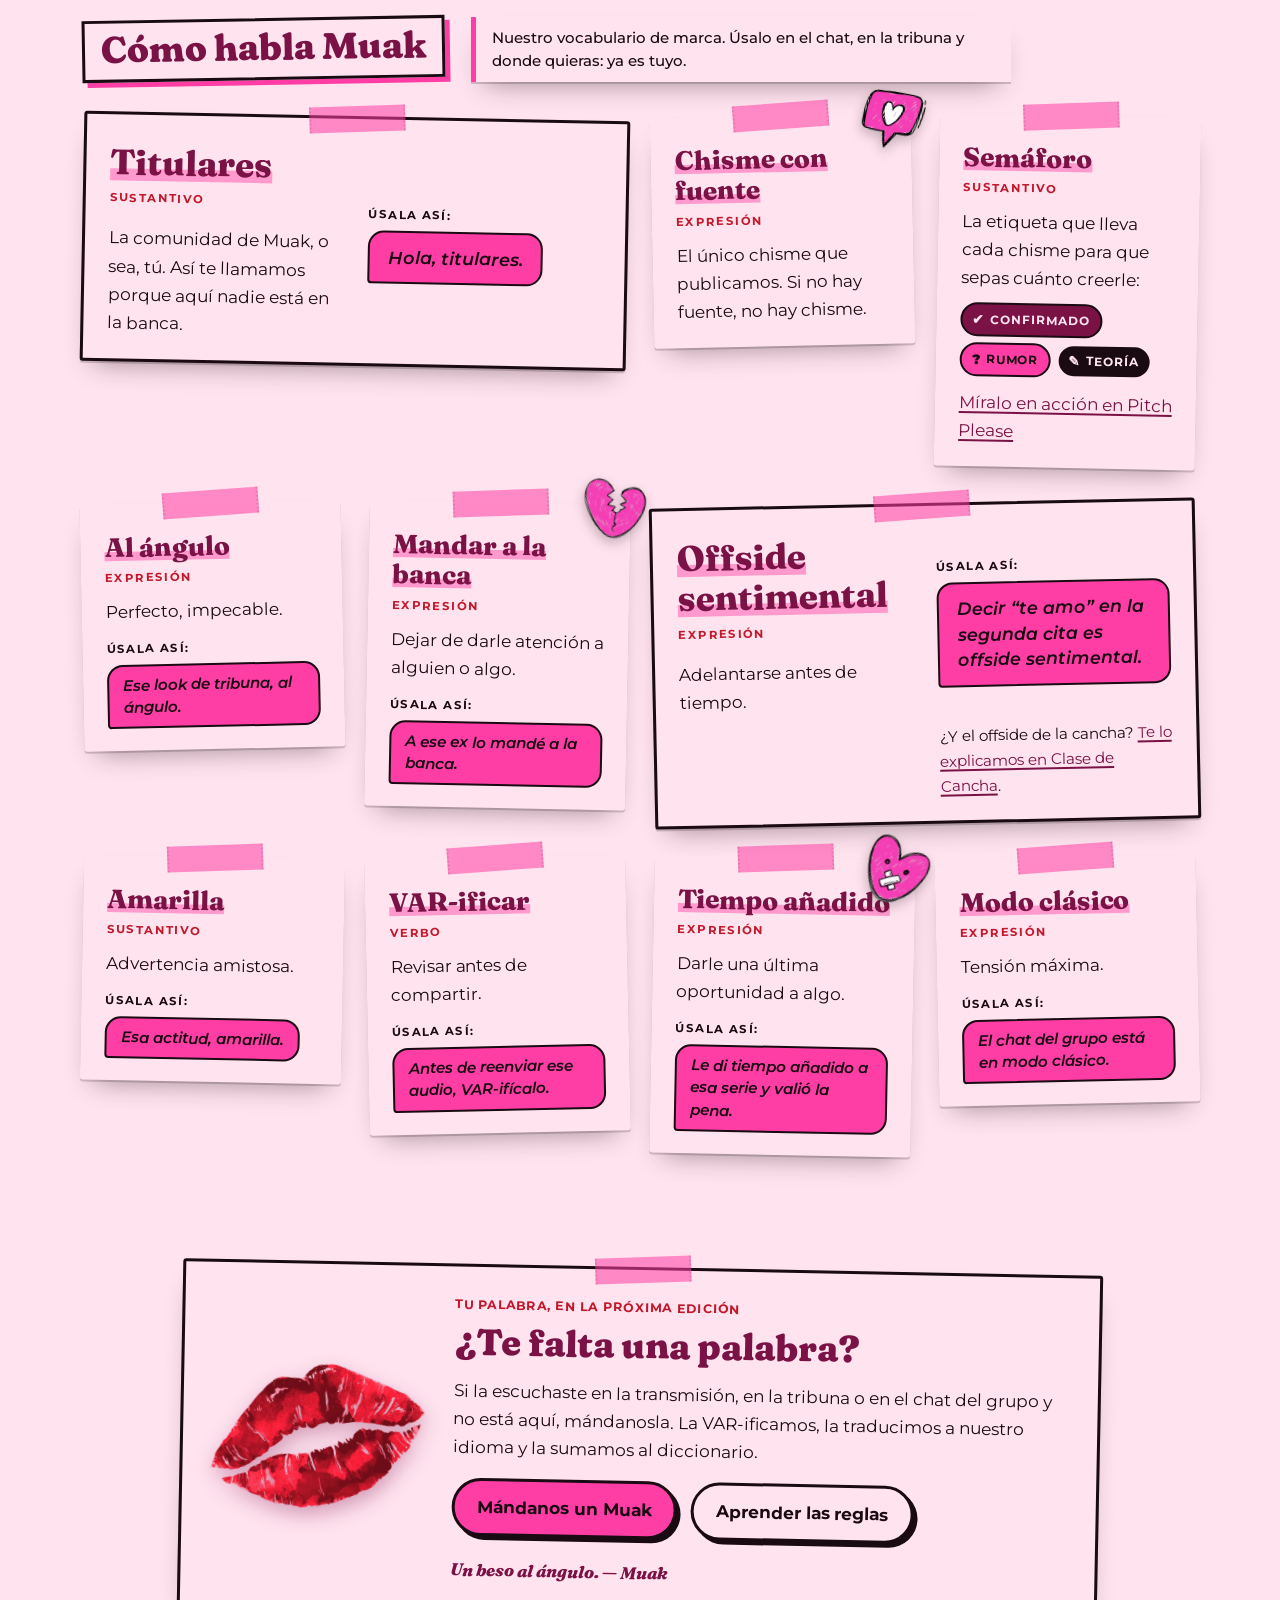
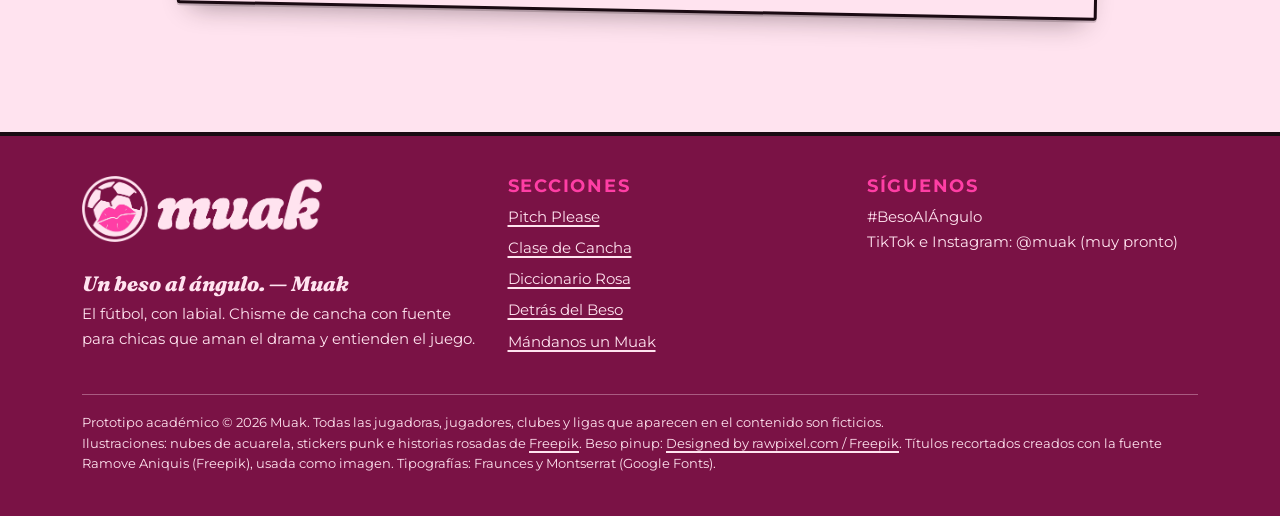
<file: pages/diccionario-rosa.html>
<!DOCTYPE html>
<html lang="es" data-tema="nubes">
<head>
  <meta charset="UTF-8">
  <meta name="viewport" content="width=device-width, initial-scale=1">
  <title>Diccionario Rosa — Muak</title>
  <meta name="description" content="El Diccionario Rosa de Muak: cada palabra del fútbol traducida a nuestro idioma, sin perder precisión. Golazo, caño, penal, offside sentimental y más.">
  <meta name="theme-color" content="#FFE3EF">
  <link rel="icon" href="../favicon.ico" sizes="any">
  <link rel="icon" href="../assets/logo/muak-favicon.svg" type="image/svg+xml">
  <link rel="apple-touch-icon" href="../assets/logo/apple-touch-icon.png">
  <meta property="og:type" content="website">
  <meta property="og:locale" content="es_LA">
  <meta property="og:site_name" content="Muak">
  <meta property="og:title" content="Diccionario Rosa — Muak">
  <meta property="og:description" content="Cada palabra del fútbol traducida a nuestro idioma, sin perder precisión.">
  <meta property="og:image" content="https://muak.vercel.app/assets/img/portada.png">
  <meta property="og:image:width" content="1200">
  <meta property="og:image:height" content="630">
  <meta property="og:image:alt" content="Logo de Muak: un balón de fútbol con un beso de labial rosa, sobre fondo rosa.">
  <meta name="twitter:card" content="summary_large_image">
  <script>try{var t=new URLSearchParams(location.search).get("tema")||localStorage.getItem("muak-tema");if(t)document.documentElement.setAttribute("data-tema",t)}catch(e){}</script>
  <link rel="preconnect" href="https://fonts.googleapis.com">
  <link rel="preconnect" href="https://fonts.gstatic.com" crossorigin>
  <link rel="stylesheet" href="https://fonts.googleapis.com/css2?family=Fraunces:ital,opsz,wght,SOFT,WONK@0,9..144,600..900,0..100,0..1;1,9..144,600..900,0..100,0..1&family=Montserrat:ital,wght@0,400;0,500;0,600;0,700;1,400;1,500&display=swap">
  <link rel="stylesheet" href="../styles.css">
  <script src="../script.js" defer></script>
</head>
<body>
  <a class="saltar" href="#contenido">Saltar al contenido</a>

  <div class="fondo" aria-hidden="true">
    <div class="nubes-lejos"></div>
    <div class="nubes-cerca"></div>
    <div class="cuero"></div>
    <div class="cuaderno"></div>
    <div class="gala"></div>
    <div class="stickers"></div>
    <div class="destellos"></div>
  </div>

  <header class="encabezado">
    <div class="contenedor">
      <a class="logo" href="../index.html" aria-label="Muak, ir a la portada">
        <img src="../assets/logo/muak-simbolo.svg" alt="" width="46" height="46">
        <span aria-hidden="true">muak</span>
      </a>

      <button class="boton-menu" type="button" aria-expanded="false" aria-controls="menu-principal">
        <span aria-hidden="true">☰</span> <span class="texto-boton">Menú</span>
      </button>

      <nav class="nav" id="menu-principal" aria-label="Principal">
        <ul>
          <li><a href="../index.html">Portada</a></li>
          <li><a href="pitch-please.html">Pitch Please</a></li>
          <li><a href="clase-de-cancha.html">Clase de Cancha</a></li>
          <li><a href="diccionario-rosa.html" aria-current="page">Diccionario Rosa</a></li>
          <li><a href="detras-del-beso.html">Detrás del Beso</a></li>
          <li><a href="contacto.html">Mándanos un Muak</a></li>
        </ul>
      </nav>

      <div class="selector-tema">
        <button class="boton-tema" type="button" aria-expanded="false" aria-controls="panel-tema">
          <span aria-hidden="true">✦</span> <span class="texto-boton">Tema</span>
        </button>
        <div class="panel-tema" id="panel-tema" role="group" aria-label="Elige el fondo" hidden>
          <p>Elige tu vibra</p>
          <button class="opcion-tema" type="button" data-tema-opcion="nubes" aria-pressed="true">
            <span class="muestra muestra-nubes" aria-hidden="true"></span>
            <span>Nubes de algodón<small>Un cielo que no se queda quieto</small></span>
          </button>
          <button class="opcion-tema" type="button" data-tema-opcion="diario" aria-pressed="false">
            <span class="muestra muestra-diario" aria-hidden="true"></span>
            <span>Diario secreto<small>Cuero rosa y stickers pegados</small></span>
          </button>
          <button class="opcion-tema" type="button" data-tema-opcion="punk" aria-pressed="false">
            <span class="muestra muestra-punk" aria-hidden="true"></span>
            <span>Punk rosa<small>Cuaderno rayado con doodles</small></span>
          </button>
          <button class="opcion-tema" type="button" data-tema-opcion="gala" aria-pressed="false">
            <span class="muestra muestra-gala" aria-hidden="true"></span>
            <span>Noche de gala<small>Modo oscuro con destellos</small></span>
          </button>
        </div>
      </div>
    </div>
  </header>

  <main id="contenido">
    <header class="cabecera-pagina dr-cabecera">
      <div class="contenedor">
        <img class="dr-st dr-st--diamante" src="../assets/img/stickers/diamante.webp" alt="" aria-hidden="true" width="320" height="268">
        <img class="dr-st dr-st--labios" src="../assets/img/stickers/labios.webp" alt="" aria-hidden="true" width="320" height="164">
        <h1><img class="titulo-recortado" src="../assets/img/titulos/diccionario-rosa.webp" alt="Diccionario Rosa" width="1770" height="220"></h1>
        <p class="bajada">Cada palabra del fútbol traducida a nuestro idioma, sin perder precisión. Búscala, apréndela y úsala en el grupo como si la hubieras inventado tú.</p>
      </div>
    </header>

    <div class="contenedor">
      <div class="buscador dr-buscador recorte recorte--marco giro-izq" role="search" aria-label="Buscar en el Diccionario Rosa">
        <div class="campo">
          <label for="buscar-termino">¿Qué palabra buscas, titular?</label>
          <input type="search" id="buscar-termino" name="q" autocomplete="off" spellcheck="false" placeholder="Ej.: caño, banca, VAR…" aria-describedby="buscar-ayuda" data-buscador="#lista-terminos" data-vacio="sin-resultados">
          <p class="ayuda" id="buscar-ayuda">Filtra mientras escribes. Sirve un pedacito de palabra y las tildes son opcionales.</p>
        </div>
        <nav class="dr-saltos" aria-label="Partes del diccionario">
          <a href="#palabras-de-cancha">Palabras de cancha <span aria-hidden="true">· 8</span></a>
          <a href="#como-habla-muak">Cómo habla Muak <span aria-hidden="true">· 10</span></a>
        </nav>
      </div>

      <div role="status">
        <p id="sin-resultados" class="sin-resultados recorte giro-der" hidden>Esa palabra todavía no está en el diccionario. <a href="contacto.html">Mándanos un Muak</a> y la VAR-ificamos para la próxima edición.</p>
      </div>
    </div>

    <div id="lista-terminos">
      <section class="seccion dr-grupo" id="palabras-de-cancha" aria-labelledby="titulo-cancha">
        <div class="contenedor">
          <div class="dr-grupo-cabeza">
            <h2 class="titulo-seccion" id="titulo-cancha">Palabras de cancha</h2>
            <p class="dr-intro">Las que escuchas en cualquier transmisión, con la definición exacta y traducidas a nuestro idioma.</p>
          </div>

          <dl class="lista-terminos dr-lista">
            <div class="termino recorte giro-izq" id="golazo" data-termino>
              <dt>Golazo</dt>
              <dd class="dr-tipo">sustantivo<img class="dr-st-termino dr-st-termino--alto" src="../assets/img/stickers/rayo.webp" alt="" aria-hidden="true" width="125" height="320"></dd>
              <dd>Un gol tan lindo que merece su propio edit, con cámara lenta y música dramática.</dd>
            </div>

            <div class="termino recorte giro-der" id="cano" data-termino>
              <dt>Caño <span class="dr-alias">(o túnel)</span></dt>
              <dd class="dr-tipo">sustantivo</dd>
              <dd>Pasar el balón entre las piernas de una rival y seguir de largo. Humillación elegante, sin decir una palabra.</dd>
            </div>

            <div class="termino recorte giro-izq" id="hat-trick" data-termino>
              <dt>Hat-trick</dt>
              <dd class="dr-tipo">sustantivo</dd>
              <dd>Tres goles de la misma persona en un solo partido. Trilogía completa, cero relleno.</dd>
            </div>

            <div class="termino recorte giro-der" id="penal" data-termino>
              <dt>Penal</dt>
              <dd class="dr-tipo">sustantivo</dd>
              <dd>Si la defensa comete una falta de tiro libre directo dentro de su propia área, se patea desde el punto penal, a 11 metros del arco. Pateadora contra arquera, sin barrera y sin excusas.</dd>
            </div>

            <div class="termino recorte giro-der" id="clasico" data-termino>
              <dt>Clásico</dt>
              <dd class="dr-tipo">sustantivo</dd>
              <dd>El partido entre rivales de toda la vida. Es como un reencuentro de exalumnas: todas llegan arregladas y con cuentas pendientes.</dd>
            </div>

            <div class="termino recorte giro-izq" id="valla-invicta" data-termino>
              <dt>Valla invicta <span class="dr-alias">(o arco en cero)</span></dt>
              <dd class="dr-tipo">expresión<img class="dr-st-termino" src="../assets/img/stickers/candado.webp" alt="" aria-hidden="true" width="268" height="320"></dd>
              <dd>Terminar el partido sin recibir goles. Límites sanos, pero en la cancha.</dd>
            </div>

            <div class="termino recorte giro-der" id="tiempo-anadido" data-termino>
              <dt>Tiempo añadido</dt>
              <dd class="dr-tipo">expresión</dd>
              <dd>Los minutos que la árbitra suma al final de cada tiempo por lo que se perdió en cambios, lesiones, revisiones del VAR y demoras. El “cinco minutitos más”, pero oficial.</dd>
            </div>

            <div class="termino recorte giro-izq" id="fichaje" data-termino>
              <dt>Fichaje</dt>
              <dd class="dr-tipo">sustantivo<img class="dr-st-termino" src="../assets/img/stickers/ojo-pestanas.webp" alt="" aria-hidden="true" width="263" height="162"></dd>
              <dd>La jugadora o el jugador que llega a un club nuevo. La nueva del grupo: todas la stalkean y nadie lo admite.</dd>
            </div>
          </dl>
        </div>
      </section>

      <section class="seccion dr-grupo" id="como-habla-muak" aria-labelledby="titulo-muak">
        <div class="contenedor">
          <div class="dr-grupo-cabeza">
            <h2 class="titulo-seccion" id="titulo-muak">Cómo habla Muak</h2>
            <p class="dr-intro">Nuestro vocabulario de marca. Úsalo en el chat, en la tribuna y donde quieras: ya es tuyo.</p>
          </div>

          <dl class="lista-terminos dr-lista">
            <div class="termino recorte recorte--marco dr-ancho giro-der" id="titulares" data-termino>
              <dt>Titulares</dt>
              <dd class="dr-tipo">sustantivo</dd>
              <dd>La comunidad de Muak, o sea, tú. Así te llamamos porque aquí nadie está en la banca.</dd>
              <dd class="dr-ejemplo"><span class="dr-ejemplo-etiqueta">Úsala así:</span> <span class="dr-burbuja">Hola, titulares.</span></dd>
            </div>

            <div class="termino recorte giro-izq" id="chisme-con-fuente" data-termino>
              <dt>Chisme con fuente</dt>
              <dd class="dr-tipo">expresión<img class="dr-st-termino" src="../assets/img/stickers/chat-corazon.webp" alt="" aria-hidden="true" width="241" height="229"></dd>
              <dd>El único chisme que publicamos. Si no hay fuente, no hay chisme.</dd>
            </div>

            <div class="termino recorte giro-der" id="semaforo" data-termino>
              <dt>Semáforo</dt>
              <dd class="dr-tipo">sustantivo</dd>
              <dd>La etiqueta que lleva cada chisme para que sepas cuánto creerle:</dd>
              <dd class="etiquetas dr-pastillas"><span class="semaforo semaforo--confirmado">Confirmado</span> <span class="semaforo semaforo--rumor">Rumor</span> <span class="semaforo semaforo--teoria">Teoría</span></dd>
              <dd><a href="pitch-please.html">Míralo en acción en Pitch Please</a></dd>
            </div>

            <div class="termino recorte giro-izq" id="al-angulo" data-termino>
              <dt>Al ángulo</dt>
              <dd class="dr-tipo">expresión</dd>
              <dd>Perfecto, impecable.</dd>
              <dd class="dr-ejemplo"><span class="dr-ejemplo-etiqueta">Úsala así:</span> <span class="dr-burbuja">Ese look de tribuna, al ángulo.</span></dd>
            </div>

            <div class="termino recorte giro-der" id="mandar-a-la-banca" data-termino>
              <dt>Mandar a la banca</dt>
              <dd class="dr-tipo">expresión<img class="dr-st-termino" src="../assets/img/stickers/corazon-roto.webp" alt="" aria-hidden="true" width="320" height="287"></dd>
              <dd>Dejar de darle atención a alguien o algo.</dd>
              <dd class="dr-ejemplo"><span class="dr-ejemplo-etiqueta">Úsala así:</span> <span class="dr-burbuja">A ese ex lo mandé a la banca.</span></dd>
            </div>

            <div class="termino recorte recorte--marco dr-ancho giro-izq" id="offside-sentimental" data-termino>
              <dt>Offside sentimental</dt>
              <dd class="dr-tipo">expresión</dd>
              <dd>Adelantarse antes de tiempo.</dd>
              <dd class="dr-ejemplo"><span class="dr-ejemplo-etiqueta">Úsala así:</span> <span class="dr-burbuja">Decir “te amo” en la segunda cita es offside sentimental.</span></dd>
              <dd class="dr-extra">¿Y el offside de la cancha? <a href="clase-de-cancha.html#offside">Te lo explicamos en Clase de Cancha</a>.</dd>
            </div>

            <div class="termino recorte giro-der" id="amarilla" data-termino>
              <dt>Amarilla</dt>
              <dd class="dr-tipo">sustantivo</dd>
              <dd>Advertencia amistosa.</dd>
              <dd class="dr-ejemplo"><span class="dr-ejemplo-etiqueta">Úsala así:</span> <span class="dr-burbuja">Esa actitud, amarilla.</span></dd>
            </div>

            <div class="termino recorte giro-izq" id="var-ificar" data-termino>
              <dt>VAR-ificar</dt>
              <dd class="dr-tipo">verbo</dd>
              <dd>Revisar antes de compartir.</dd>
              <dd class="dr-ejemplo"><span class="dr-ejemplo-etiqueta">Úsala así:</span> <span class="dr-burbuja">Antes de reenviar ese audio, <span class="dr-sin-corte">VAR-ifícalo.</span></span></dd>
            </div>

            <div class="termino recorte giro-der" id="tiempo-anadido-muak" data-termino>
              <dt>Tiempo añadido</dt>
              <dd class="dr-tipo">expresión<img class="dr-st-termino" src="../assets/img/stickers/corazon-curita.webp" alt="" aria-hidden="true" width="296" height="320"></dd>
              <dd>Darle una última oportunidad a algo.</dd>
              <dd class="dr-ejemplo"><span class="dr-ejemplo-etiqueta">Úsala así:</span> <span class="dr-burbuja">Le di tiempo añadido a esa serie y valió la pena.</span></dd>
            </div>

            <div class="termino recorte giro-izq" id="modo-clasico" data-termino>
              <dt>Modo clásico</dt>
              <dd class="dr-tipo">expresión</dd>
              <dd>Tensión máxima.</dd>
              <dd class="dr-ejemplo"><span class="dr-ejemplo-etiqueta">Úsala así:</span> <span class="dr-burbuja">El chat del grupo está en modo clásico.</span></dd>
            </div>
          </dl>
        </div>
      </section>
    </div>

    <section class="seccion" aria-labelledby="titulo-falta">
      <div class="contenedor">
        <div class="recorte recorte--marco dr-cierre giro-der">
          <img class="dr-cierre-beso" src="../assets/img/stickers/beso.webp" alt="" aria-hidden="true" width="600" height="383">
          <div>
            <p class="antetitulo">Tu palabra, en la próxima edición</p>
            <h2 id="titulo-falta">¿Te falta una palabra?</h2>
            <p>Si la escuchaste en la transmisión, en la tribuna o en el chat del grupo y no está aquí, mándanosla. La <span class="dr-sin-corte">VAR-ificamos</span>, la traducimos a nuestro idioma y la sumamos al diccionario.</p>
            <div class="acciones">
              <a class="boton" href="contacto.html">Mándanos un Muak</a>
              <a class="boton boton--secundario" href="clase-de-cancha.html">Aprender las reglas</a>
            </div>
            <p class="firma">Un beso al ángulo. — Muak</p>
          </div>
        </div>
      </div>
    </section>
  </main>

  <footer class="pie">
    <div class="contenedor">
      <div>
        <a class="logo-pie" href="../index.html" aria-label="Muak, ir a la portada">
          <img src="../assets/logo/muak-horizontal-oscuro.png" alt="" width="1074" height="294">
        </a>
        <p class="firma">Un beso al ángulo. — Muak</p>
        <p>El fútbol, con labial. Chisme de cancha con fuente para chicas que aman el drama y entienden el juego.</p>
      </div>
      <nav aria-label="Secciones">
        <h2>Secciones</h2>
        <ul>
          <li><a href="pitch-please.html">Pitch Please</a></li>
          <li><a href="clase-de-cancha.html">Clase de Cancha</a></li>
          <li><a href="diccionario-rosa.html">Diccionario Rosa</a></li>
          <li><a href="detras-del-beso.html">Detrás del Beso</a></li>
          <li><a href="contacto.html">Mándanos un Muak</a></li>
        </ul>
      </nav>
      <div>
        <h2>Síguenos</h2>
        <p>#BesoAlÁngulo<br>TikTok e Instagram: @muak (muy pronto)</p>
      </div>
      <p class="creditos">
        Prototipo académico © <span data-anio>2026</span> Muak. Todas las jugadoras, jugadores, clubes y ligas que aparecen en el contenido son ficticios.<br>
        Ilustraciones: nubes de acuarela, stickers punk e historias rosadas de <a href="https://www.freepik.com">Freepik</a>. Beso pinup: <a href="https://www.freepik.com">Designed by rawpixel.com / Freepik</a>. Títulos recortados creados con la fuente Ramove Aniquis (Freepik), usada como imagen. Tipografías: Fraunces y Montserrat (Google Fonts).
      </p>
    </div>
  </footer>
</body>
</html>
</file>
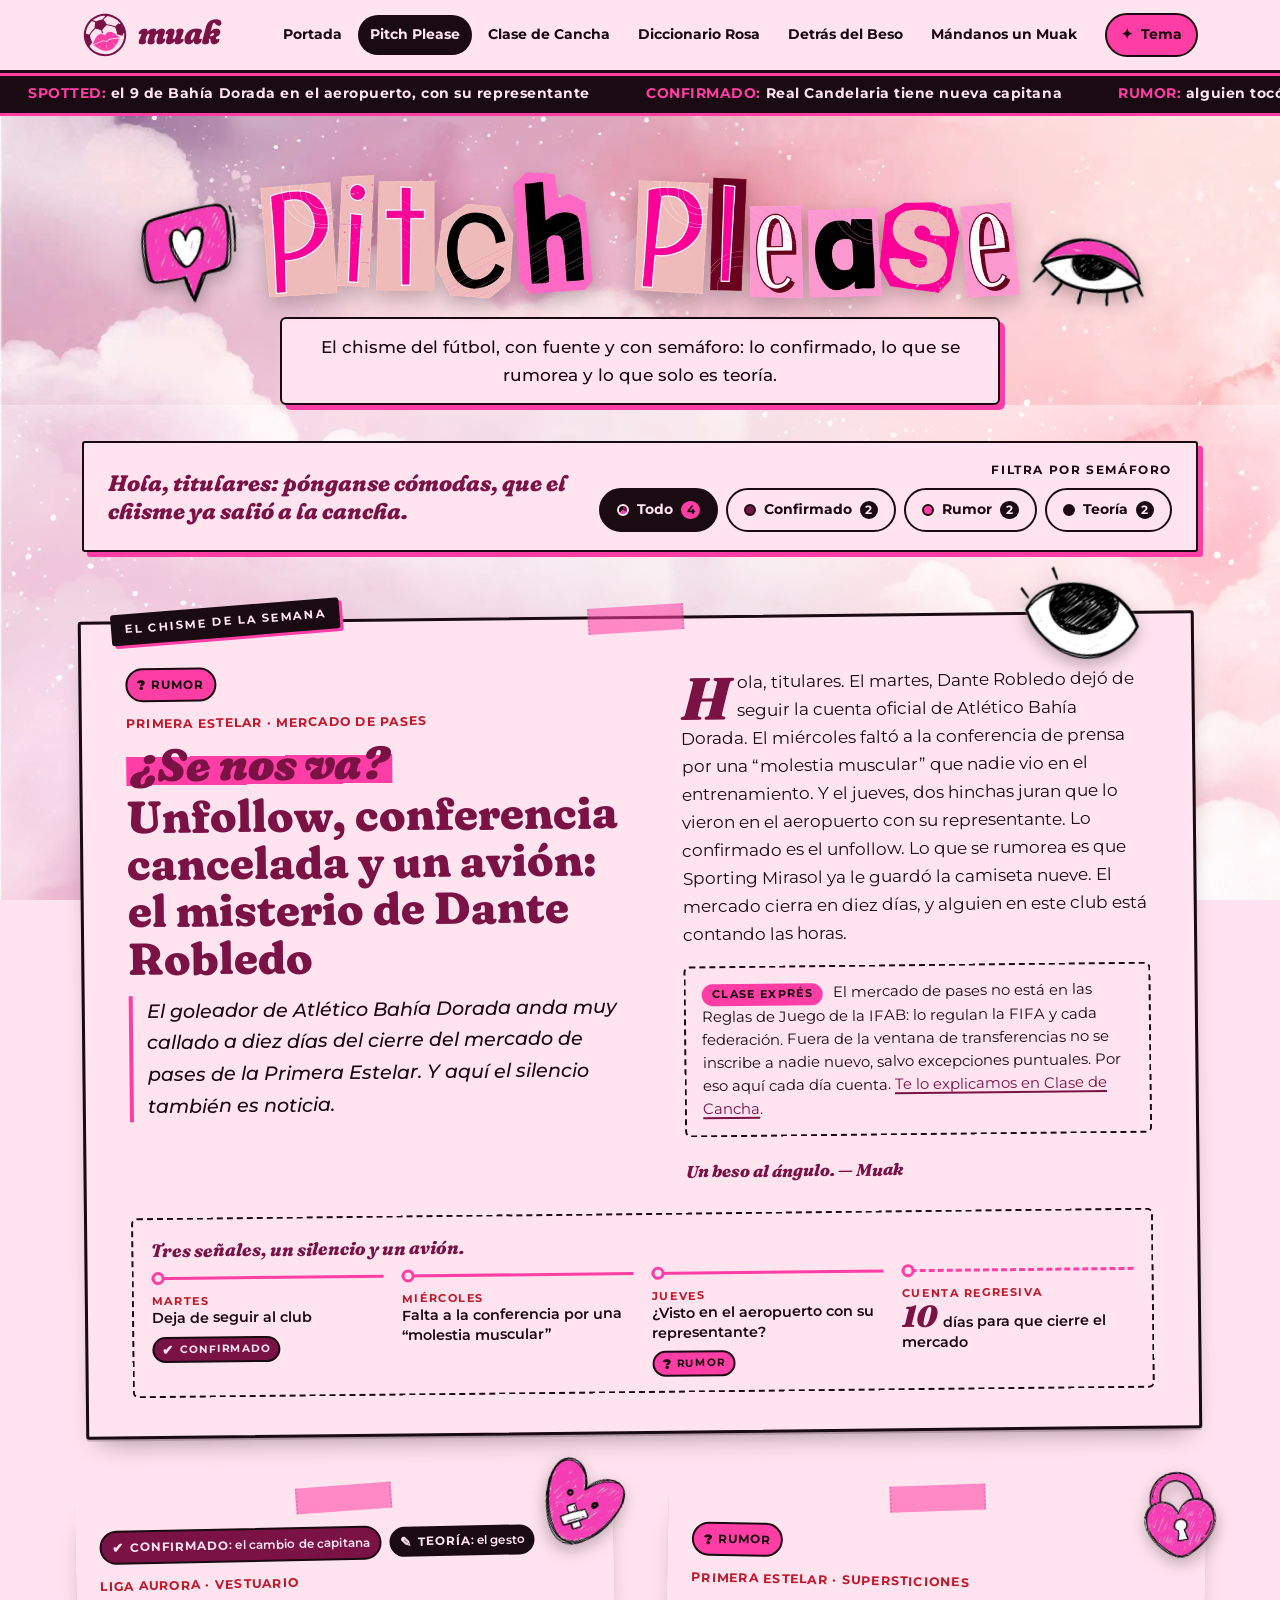
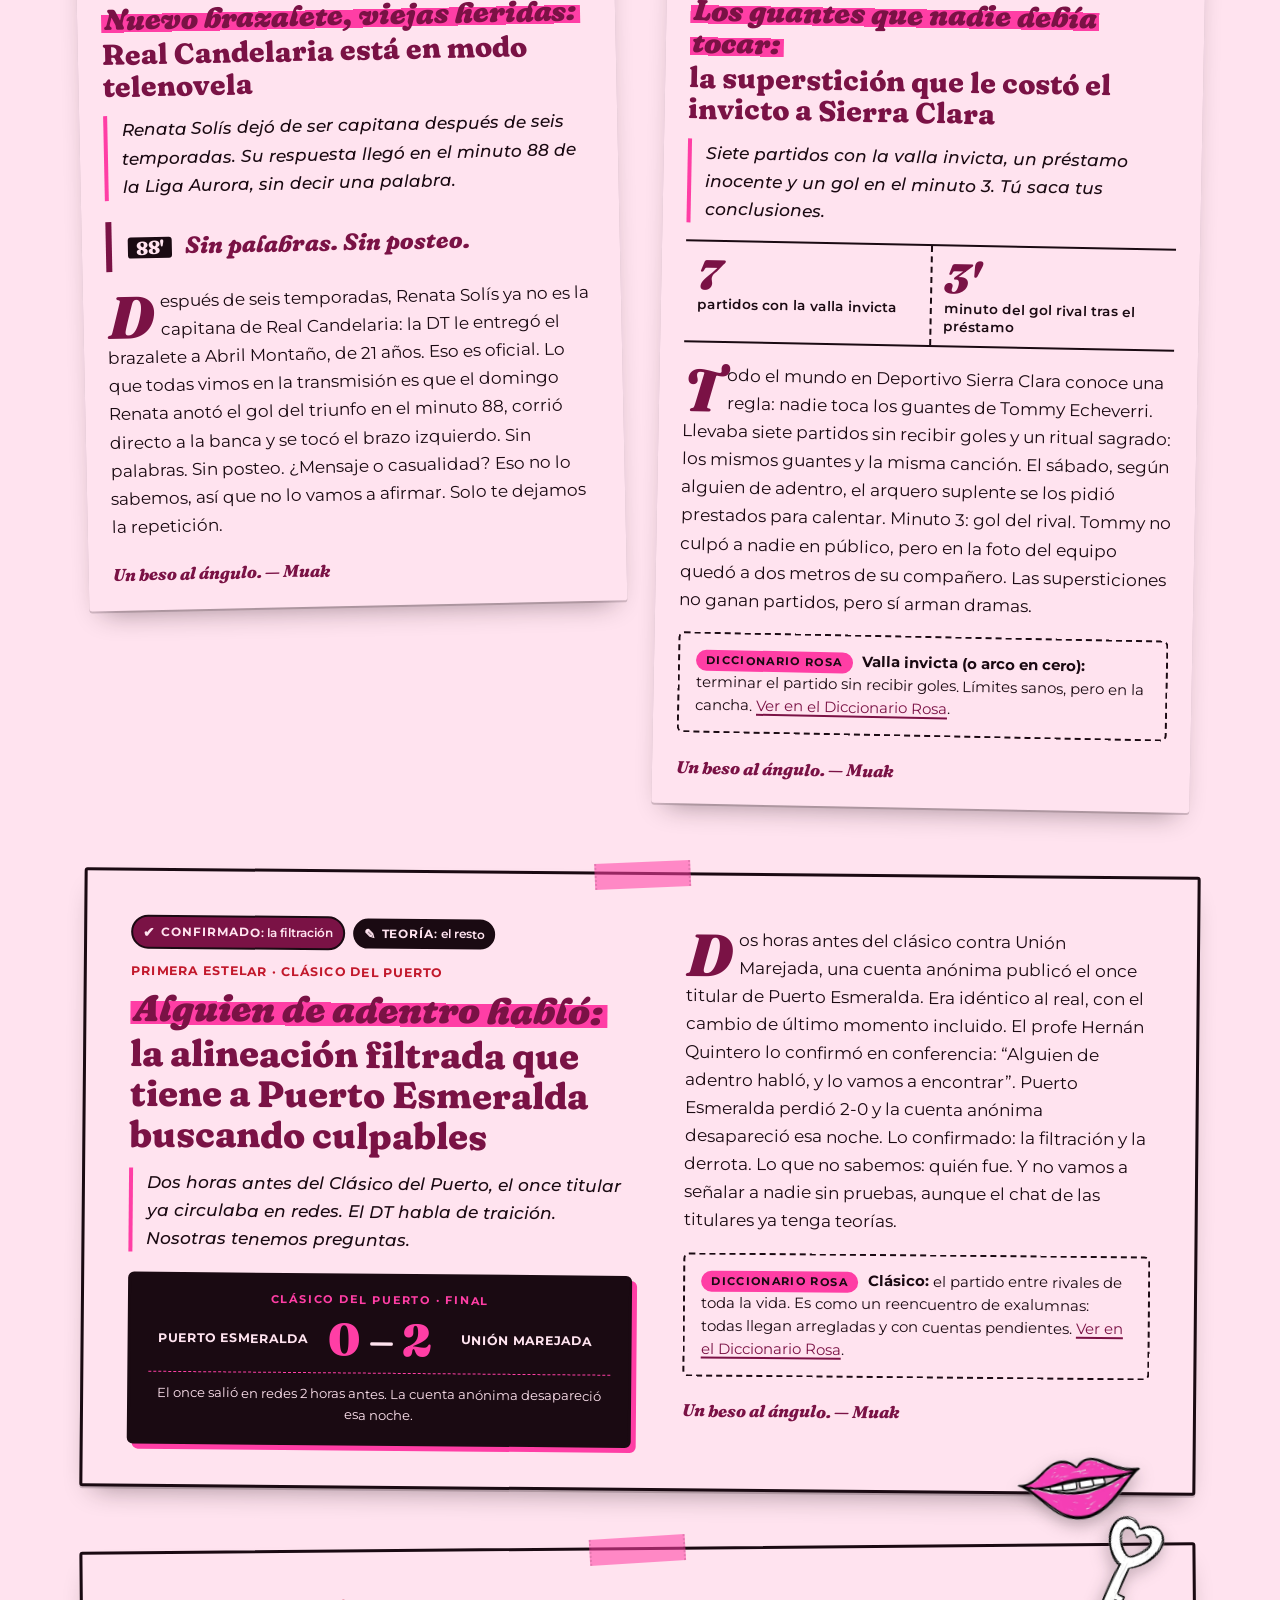
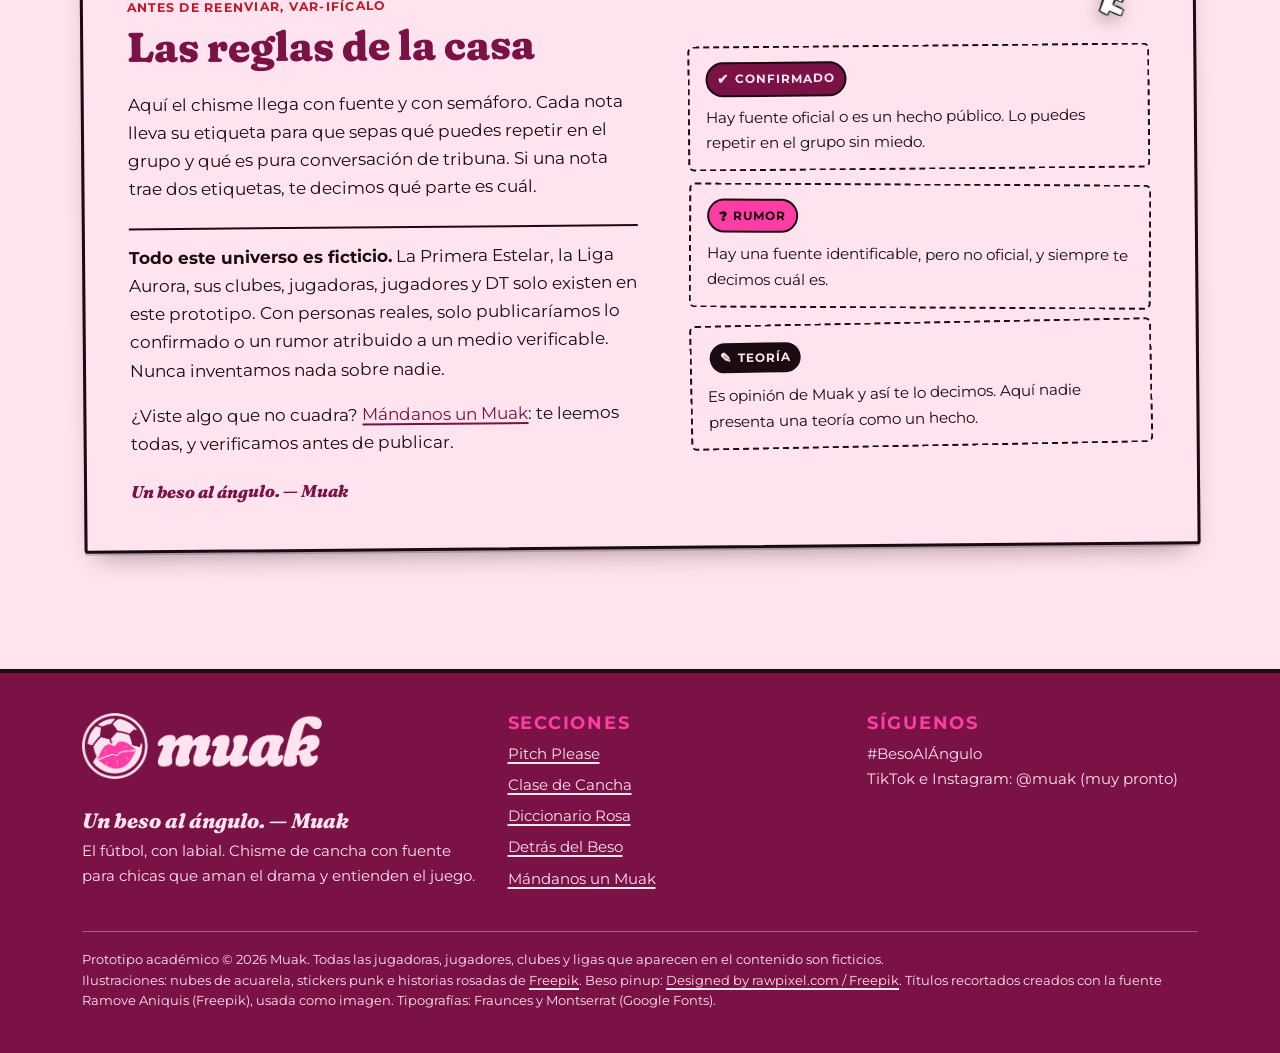
<file: pages/pitch-please.html>
<!DOCTYPE html>
<html lang="es" data-tema="nubes">
<head>
  <meta charset="UTF-8">
  <meta name="viewport" content="width=device-width, initial-scale=1">
  <title>Pitch Please — Muak</title>
  <meta name="description" content="Pitch Please es el chisme del fútbol de Muak, con fuente y con semáforo: lo confirmado, lo que se rumorea y lo que solo es teoría.">
  <meta name="theme-color" content="#FFE3EF">
  <link rel="icon" href="../favicon.ico" sizes="any">
  <link rel="icon" href="../assets/logo/muak-favicon.svg" type="image/svg+xml">
  <link rel="apple-touch-icon" href="../assets/logo/apple-touch-icon.png">
  <meta property="og:type" content="website">
  <meta property="og:locale" content="es_LA">
  <meta property="og:site_name" content="Muak">
  <meta property="og:title" content="Pitch Please — Muak">
  <meta property="og:description" content="El chisme del fútbol, con fuente y con semáforo: lo confirmado, lo que se rumorea y lo que solo es teoría.">
  <meta property="og:image" content="https://muak.vercel.app/assets/img/portada.png">
  <meta property="og:image:width" content="1200">
  <meta property="og:image:height" content="630">
  <meta property="og:image:alt" content="Logo de Muak: un balón de fútbol con un beso de labial rosa, sobre fondo rosa.">
  <meta name="twitter:card" content="summary_large_image">
  <script>try{var t=new URLSearchParams(location.search).get("tema")||localStorage.getItem("muak-tema");if(t)document.documentElement.setAttribute("data-tema",t)}catch(e){}</script>
  <link rel="preconnect" href="https://fonts.googleapis.com">
  <link rel="preconnect" href="https://fonts.gstatic.com" crossorigin>
  <link rel="stylesheet" href="https://fonts.googleapis.com/css2?family=Fraunces:ital,opsz,wght,SOFT,WONK@0,9..144,600..900,0..100,0..1;1,9..144,600..900,0..100,0..1&family=Montserrat:ital,wght@0,400;0,500;0,600;0,700;1,400;1,500&display=swap">
  <link rel="stylesheet" href="../styles.css">
  <script src="../script.js" defer></script>
  <!--PP-TEMP--><script>
/* PP-TEST */
document.addEventListener('DOMContentLoaded', function(){ setTimeout(function(){
  var d = document, vw = d.documentElement.clientWidth, out = [];
  function log(x){ out.push(x); }
  try {
  log('== vw=' + vw + ' scrollW=' + d.documentElement.scrollWidth + ' tema=' + d.documentElement.dataset.tema);
  var wide = [];
  d.querySelectorAll('main *, footer *').forEach(function(el){
    var r = el.getBoundingClientRect();
    if (r.width && (r.right > vw + 0.5 || r.left < -0.5)) wide.push((el.className || el.tagName) + ' L' + Math.round(r.left) + ' R' + Math.round(r.right));
  });
  log('fuera (main/footer): ' + (wide.slice(0, 15).join(' | ') || 'ninguno'));
  var hdr = [];
  d.querySelectorAll('.encabezado *').forEach(function(el){ var r = el.getBoundingClientRect(); if (r.width && r.right > vw + 0.5) hdr.push((el.className || el.tagName) + ' R' + Math.round(r.right)); });
  log('header fuera: ' + (hdr.join(',') || 'ninguno'));
  var texts = Array.prototype.slice.call(d.querySelectorAll('main p, main h2, main li, main .semaforo, main h1 img, main .pp-marcador'));
  d.querySelectorAll('.pp-st').forEach(function(st){
    var s = st.getBoundingClientRect(); if (!s.width) { log('sticker oculto: ' + st.className); return; }
    var hits = [];
    texts.forEach(function(t){
      if (t.contains(st)) return;
      var rects;
      if (t.tagName === 'IMG' || t.classList.contains('pp-marcador')) rects = [t.getBoundingClientRect()];
      else { var range = d.createRange(); range.selectNodeContents(t); rects = range.getClientRects(); }
      Array.prototype.forEach.call(rects, function(r){
        var ix = Math.min(r.right, s.right) - Math.max(r.left, s.left), iy = Math.min(r.bottom, s.bottom) - Math.max(r.top, s.top);
        if (ix > 4 && iy > 4) hits.push((t.className || t.tagName) + '[' + Math.round(ix) + 'x' + Math.round(iy) + ']');
      });
    });
    log('sticker ' + st.className.replace('pp-st ', '') + ' w' + Math.round(s.width) + ' -> ' + (hits.slice(0,4).join(', ') || 'no tapa texto'));
  });
  // gap between sticker pairs (labios / llave)
  var a = d.querySelector('.pp-st--labios'), b = d.querySelector('.pp-st--llave');
  if (a && b) { var ra = a.getBoundingClientRect(), rb = b.getBoundingClientRect(); log('labios-llave dist x=' + Math.round(Math.max(rb.left - ra.right, ra.left - rb.right)) + ' y=' + Math.round(rb.top - ra.bottom)); }
  } catch (e) { log('ERR ' + e); }
  parent.postMessage({pp: out.join('\n')}, '*');
}, 2500); });
</script><!--/PP-TEMP-->
</head>
<body>
  <a class="saltar" href="#contenido">Saltar al contenido</a>

  <div class="fondo" aria-hidden="true">
    <div class="nubes-lejos"></div>
    <div class="nubes-cerca"></div>
    <div class="cuero"></div>
    <div class="cuaderno"></div>
    <div class="gala"></div>
    <div class="stickers"></div>
    <div class="destellos"></div>
  </div>

  <header class="encabezado">
    <div class="contenedor">
      <a class="logo" href="../index.html" aria-label="Muak, ir a la portada">
        <img src="../assets/logo/muak-simbolo.svg" alt="" width="46" height="46">
        <span aria-hidden="true">muak</span>
      </a>

      <button class="boton-menu" type="button" aria-expanded="false" aria-controls="menu-principal">
        <span aria-hidden="true">☰</span> <span class="texto-boton">Menú</span>
      </button>

      <nav class="nav" id="menu-principal" aria-label="Principal">
        <ul>
          <li><a href="../index.html">Portada</a></li>
          <li><a href="pitch-please.html" aria-current="page">Pitch Please</a></li>
          <li><a href="clase-de-cancha.html">Clase de Cancha</a></li>
          <li><a href="diccionario-rosa.html">Diccionario Rosa</a></li>
          <li><a href="detras-del-beso.html">Detrás del Beso</a></li>
          <li><a href="contacto.html">Mándanos un Muak</a></li>
        </ul>
      </nav>

      <div class="selector-tema">
        <button class="boton-tema" type="button" aria-expanded="false" aria-controls="panel-tema">
          <span aria-hidden="true">✦</span> <span class="texto-boton">Tema</span>
        </button>
        <div class="panel-tema" id="panel-tema" role="group" aria-label="Elige el fondo" hidden>
          <p>Elige tu vibra</p>
          <button class="opcion-tema" type="button" data-tema-opcion="nubes" aria-pressed="true">
            <span class="muestra muestra-nubes" aria-hidden="true"></span>
            <span>Nubes de algodón<small>Un cielo que no se queda quieto</small></span>
          </button>
          <button class="opcion-tema" type="button" data-tema-opcion="diario" aria-pressed="false">
            <span class="muestra muestra-diario" aria-hidden="true"></span>
            <span>Diario secreto<small>Cuero rosa y stickers pegados</small></span>
          </button>
          <button class="opcion-tema" type="button" data-tema-opcion="punk" aria-pressed="false">
            <span class="muestra muestra-punk" aria-hidden="true"></span>
            <span>Punk rosa<small>Cuaderno rayado con doodles</small></span>
          </button>
          <button class="opcion-tema" type="button" data-tema-opcion="gala" aria-pressed="false">
            <span class="muestra muestra-gala" aria-hidden="true"></span>
            <span>Noche de gala<small>Modo oscuro con destellos</small></span>
          </button>
        </div>
      </div>
    </div>
  </header>

  <div class="cinta-spotted" role="region" aria-label="Lo último en Pitch Please">
    <div class="pista">
      <span><b>SPOTTED:</b> el 9 de Bahía Dorada en el aeropuerto, con su representante</span>
      <span><b>CONFIRMADO:</b> Real Candelaria tiene nueva capitana</span>
      <span><b>RUMOR:</b> alguien tocó los guantes que nadie debía tocar</span>
      <span><b>TEORÍA:</b> la alineación filtrada salió del propio vestuario</span>
      <span aria-hidden="true"><b>SPOTTED:</b> el 9 de Bahía Dorada en el aeropuerto, con su representante</span>
      <span aria-hidden="true"><b>CONFIRMADO:</b> Real Candelaria tiene nueva capitana</span>
      <span aria-hidden="true"><b>RUMOR:</b> alguien tocó los guantes que nadie debía tocar</span>
      <span aria-hidden="true"><b>TEORÍA:</b> la alineación filtrada salió del propio vestuario</span>
    </div>
  </div>

  <main id="contenido">
    <header class="cabecera-pagina pp-cabecera">
      <div class="contenedor">
        <img class="pp-st pp-st--chat" src="../assets/img/stickers/chat-corazon.webp" alt="" aria-hidden="true" width="241" height="229">
        <img class="pp-st pp-st--ojos" src="../assets/img/stickers/ojo-pestanas.webp" alt="" aria-hidden="true" width="263" height="162">
        <h1><img class="titulo-recortado" src="../assets/img/titulos/pitch-please.webp" alt="Pitch Please" width="1319" height="220"></h1>
        <p class="bajada">El chisme del fútbol, con fuente y con semáforo: lo confirmado, lo que se rumorea y lo que solo es teoría.</p>
      </div>
    </header>

    <section class="pp-chismes" aria-label="Los chismes de la semana">
      <div class="contenedor">
        <div class="recorte recorte--sin-cinta pp-barra">
          <p class="pp-saludo">Hola, titulares: pónganse cómodas, que el chisme ya salió a la cancha.</p>
          <div class="pp-filtrar">
            <p class="pp-filtrar-titulo" id="titulo-filtros">Filtra por semáforo</p>
            <div class="filtros" role="group" aria-labelledby="titulo-filtros" data-filtros="#lista-chismes" data-aviso="#aviso-filtro">
              <button class="filtro" type="button" data-filtro="todo" aria-pressed="true"><span class="pp-punto pp-punto--todo" aria-hidden="true"></span>Todo <span class="pp-cuenta" aria-hidden="true">4</span></button>
              <button class="filtro" type="button" data-filtro="confirmado" aria-pressed="false"><span class="pp-punto pp-punto--confirmado" aria-hidden="true"></span>Confirmado <span class="pp-cuenta" aria-hidden="true">2</span></button>
              <button class="filtro" type="button" data-filtro="rumor" aria-pressed="false"><span class="pp-punto pp-punto--rumor" aria-hidden="true"></span>Rumor <span class="pp-cuenta" aria-hidden="true">2</span></button>
              <button class="filtro" type="button" data-filtro="teoria" aria-pressed="false"><span class="pp-punto pp-punto--teoria" aria-hidden="true"></span>Teoría <span class="pp-cuenta" aria-hidden="true">2</span></button>
            </div>
          </div>
          <p id="aviso-filtro" class="sr-only" aria-live="polite"></p>
        </div>

        <div class="pp-lista" id="lista-chismes">

          <!-- 1. Nota destacada -->
          <article class="recorte recorte--marco nota pp-nota pp-nota--ancha pp-nota--destacada" id="dante-robledo" data-semaforo="rumor" aria-labelledby="titulo-dante">
            <p class="pp-sello">El chisme de la semana</p>
            <img class="pp-st pp-st--ojo" src="../assets/img/stickers/ojo.webp" alt="" aria-hidden="true" width="320" height="230">
            <div class="pp-interior">
              <div class="pp-cabeza">
                <div class="etiquetas"><span class="semaforo semaforo--rumor">Rumor</span></div>
                <p class="antetitulo">Primera Estelar · Mercado de pases</p>
                <h2 id="titulo-dante"><span class="pp-gancho">¿Se nos va?</span> <span class="pp-resto">Unfollow, conferencia cancelada y un avión: el misterio de Dante Robledo</span></h2>
                <p class="resumen">El goleador de Atlético Bahía Dorada anda muy callado a diez días del cierre del mercado de pases de la Primera Estelar. Y aquí el silencio también es noticia.</p>
              </div>
              <div class="pp-cuerpo">
                <p class="pp-texto">Hola, titulares. El martes, Dante Robledo dejó de seguir la cuenta oficial de Atlético Bahía Dorada. El miércoles faltó a la conferencia de prensa por una “molestia muscular” que nadie vio en el entrenamiento. Y el jueves, dos hinchas juran que lo vieron en el aeropuerto con su representante. Lo confirmado es el unfollow. Lo que se rumorea es que Sporting Mirasol ya le guardó la camiseta nueve. El mercado cierra en diez días, y alguien en este club está contando las horas.</p>
                <p class="pp-contexto"><span class="pp-contexto-etiqueta">Clase exprés</span> El mercado de pases no está en las Reglas de Juego de la IFAB: lo regulan la FIFA y cada federación. Fuera de la ventana de transferencias no se inscribe a nadie nuevo, salvo excepciones puntuales. Por eso aquí cada día cuenta. <a href="clase-de-cancha.html#mercado-de-pases">Te lo explicamos en Clase de Cancha</a>.</p>
                <p class="firma">Un beso al ángulo. — Muak</p>
              </div>
              <div class="pp-cronologia" aria-hidden="true">
                <p class="pp-cronologia-titulo">Tres señales, un silencio y un avión.</p>
                <ol>
                  <li><span class="pp-dia">Martes</span> Deja de seguir al club <span class="semaforo semaforo--confirmado">Confirmado</span></li>
                  <li><span class="pp-dia">Miércoles</span> Falta a la conferencia por una “molestia muscular”</li>
                  <li><span class="pp-dia">Jueves</span> ¿Visto en el aeropuerto con su representante? <span class="semaforo semaforo--rumor">Rumor</span></li>
                  <li class="pp-regresiva"><span class="pp-dia">Cuenta regresiva</span> <b>10</b> días para que cierre el mercado</li>
                </ol>
              </div>
            </div>
          </article>

          <!-- 2. Renata Solís -->
          <article class="recorte nota pp-nota pp-nota--izq" id="renata-solis" data-semaforo="confirmado teoria" aria-labelledby="titulo-renata">
            <img class="pp-st pp-st--curita" src="../assets/img/stickers/corazon-curita.webp" alt="" aria-hidden="true" width="296" height="320">
            <div class="pp-interior">
              <div class="pp-cabeza">
                <div class="etiquetas">
                  <span class="semaforo semaforo--confirmado">Confirmado<span class="pp-sobre">: el cambio de capitana</span></span>
                  <span class="semaforo semaforo--teoria">Teoría<span class="pp-sobre">: el gesto</span></span>
                </div>
                <p class="antetitulo">Liga Aurora · Vestuario</p>
                <h2 id="titulo-renata"><span class="pp-gancho">Nuevo brazalete, viejas heridas:</span> <span class="pp-resto">Real Candelaria está en modo telenovela</span></h2>
                <p class="resumen">Renata Solís dejó de ser capitana después de seis temporadas. Su respuesta llegó en el minuto 88 de la Liga Aurora, sin decir una palabra.</p>
              </div>
              <div class="pp-cuerpo">
                <p class="pp-cita" aria-hidden="true"><span class="pp-cita-minuto">88'</span> Sin palabras. Sin posteo.</p>
                <p class="pp-texto">Después de seis temporadas, Renata Solís ya no es la capitana de Real Candelaria: la DT le entregó el brazalete a Abril Montaño, de 21 años. Eso es oficial. Lo que todas vimos en la transmisión es que el domingo Renata anotó el gol del triunfo en el minuto 88, corrió directo a la banca y se tocó el brazo izquierdo. Sin palabras. Sin posteo. ¿Mensaje o casualidad? Eso no lo sabemos, así que no lo vamos a afirmar. Solo te dejamos la repetición.</p>
                <p class="firma">Un beso al ángulo. — Muak</p>
              </div>
            </div>
          </article>

          <!-- 3. Los guantes de Sierra Clara -->
          <article class="recorte nota pp-nota pp-nota--der" id="guantes-sierra-clara" data-semaforo="rumor" aria-labelledby="titulo-guantes">
            <img class="pp-st pp-st--candado" src="../assets/img/stickers/candado.webp" alt="" aria-hidden="true" width="268" height="320">
            <div class="pp-interior">
              <div class="pp-cabeza">
                <div class="etiquetas"><span class="semaforo semaforo--rumor">Rumor</span></div>
                <p class="antetitulo">Primera Estelar · Supersticiones</p>
                <h2 id="titulo-guantes"><span class="pp-gancho">Los guantes que nadie debía tocar:</span> <span class="pp-resto">la superstición que le costó el invicto a Sierra Clara</span></h2>
                <p class="resumen">Siete partidos con la valla invicta, un préstamo inocente y un gol en el minuto 3. Tú saca tus conclusiones.</p>
                <div class="pp-cifras" aria-hidden="true">
                  <p><b>7</b> partidos con la valla invicta</p>
                  <p><b>3'</b> minuto del gol rival tras el préstamo</p>
                </div>
              </div>
              <div class="pp-cuerpo">
                <p class="pp-texto">Todo el mundo en Deportivo Sierra Clara conoce una regla: nadie toca los guantes de Tommy Echeverri. Llevaba siete partidos sin recibir goles y un ritual sagrado: los mismos guantes y la misma canción. El sábado, según alguien de adentro, el arquero suplente se los pidió prestados para calentar. Minuto 3: gol del rival. Tommy no culpó a nadie en público, pero en la foto del equipo quedó a dos metros de su compañero. Las supersticiones no ganan partidos, pero sí arman dramas.</p>
                <p class="pp-contexto"><span class="pp-contexto-etiqueta">Diccionario Rosa</span> <strong>Valla invicta (o arco en cero):</strong> terminar el partido sin recibir goles. Límites sanos, pero en la cancha. <a href="diccionario-rosa.html#valla-invicta">Ver en el Diccionario Rosa</a>.</p>
                <p class="firma">Un beso al ángulo. — Muak</p>
              </div>
            </div>
          </article>

          <!-- 4. La alineación filtrada -->
          <article class="recorte recorte--marco nota pp-nota pp-nota--ancha pp-nota--filtrada" id="alineacion-filtrada" data-semaforo="confirmado teoria" aria-labelledby="titulo-alineacion">
            <img class="pp-st pp-st--labios" src="../assets/img/stickers/labios.webp" alt="" aria-hidden="true" width="320" height="164">
            <div class="pp-interior">
              <div class="pp-cabeza">
                <div class="etiquetas">
                  <span class="semaforo semaforo--confirmado">Confirmado<span class="pp-sobre">: la filtración</span></span>
                  <span class="semaforo semaforo--teoria">Teoría<span class="pp-sobre">: el resto</span></span>
                </div>
                <p class="antetitulo">Primera Estelar · Clásico del Puerto</p>
                <h2 id="titulo-alineacion"><span class="pp-gancho">Alguien de adentro habló:</span> <span class="pp-resto">la alineación filtrada que tiene a Puerto Esmeralda buscando culpables</span></h2>
                <p class="resumen">Dos horas antes del Clásico del Puerto, el once titular ya circulaba en redes. El DT habla de traición. Nosotras tenemos preguntas.</p>
                <div class="pp-marcador" aria-hidden="true">
                  <p class="pp-marcador-titulo">Clásico del Puerto · Final</p>
                  <p class="pp-marcador-fila">
                    <span class="pp-equipo">Puerto Esmeralda</span>
                    <span class="pp-goles">0<i>–</i>2</span>
                    <span class="pp-equipo">Unión Marejada</span>
                  </p>
                  <p class="pp-marcador-nota">El once salió en redes 2 horas antes. La cuenta anónima desapareció esa noche.</p>
                </div>
              </div>
              <div class="pp-cuerpo">
                <p class="pp-texto">Dos horas antes del clásico contra Unión Marejada, una cuenta anónima publicó el once titular de Puerto Esmeralda. Era idéntico al real, con el cambio de último momento incluido. El profe Hernán Quintero lo confirmó en conferencia: “Alguien de adentro habló, y lo vamos a encontrar”. Puerto Esmeralda perdió 2-0 y la cuenta anónima desapareció esa noche. Lo confirmado: la filtración y la derrota. Lo que no sabemos: quién fue. Y no vamos a señalar a nadie sin pruebas, aunque el chat de las titulares ya tenga teorías.</p>
                <p class="pp-contexto"><span class="pp-contexto-etiqueta">Diccionario Rosa</span> <strong>Clásico:</strong> el partido entre rivales de toda la vida. Es como un reencuentro de exalumnas: todas llegan arregladas y con cuentas pendientes. <a href="diccionario-rosa.html#clasico">Ver en el Diccionario Rosa</a>.</p>
                <p class="firma">Un beso al ángulo. — Muak</p>
              </div>
            </div>
          </article>

        </div>
      </div>
    </section>

    <section class="seccion" aria-labelledby="titulo-reglas">
      <div class="contenedor">
        <div class="recorte recorte--marco pp-reglas">
          <img class="pp-st pp-st--llave" src="../assets/img/stickers/llave.webp" alt="" aria-hidden="true" width="178" height="320">
          <div class="pp-reglas-cabeza">
            <p class="antetitulo">Antes de reenviar, VAR-ifícalo</p>
            <h2 id="titulo-reglas">Las reglas de la casa</h2>
            <p>Aquí el chisme llega con fuente y con semáforo. Cada nota lleva su etiqueta para que sepas qué puedes repetir en el grupo y qué es pura conversación de tribuna. Si una nota trae dos etiquetas, te decimos qué parte es cuál.</p>
          </div>
          <ul class="pp-leyenda">
            <li>
              <span class="semaforo semaforo--confirmado">Confirmado</span>
              <p>Hay fuente oficial o es un hecho público. Lo puedes repetir en el grupo sin miedo.</p>
            </li>
            <li>
              <span class="semaforo semaforo--rumor">Rumor</span>
              <p>Hay una fuente identificable, pero no oficial, y siempre te decimos cuál es.</p>
            </li>
            <li>
              <span class="semaforo semaforo--teoria">Teoría</span>
              <p>Es opinión de Muak y así te lo decimos. Aquí nadie presenta una teoría como un hecho.</p>
            </li>
          </ul>
          <div class="pp-reglas-pie">
            <p class="pp-ficcion"><strong>Todo este universo es ficticio.</strong> La Primera Estelar, la Liga Aurora, sus clubes, jugadoras, jugadores y DT solo existen en este prototipo. Con personas reales, solo publicaríamos lo confirmado o un rumor atribuido a un medio verificable. Nunca inventamos nada sobre nadie.</p>
            <p>¿Viste algo que no cuadra? <a href="contacto.html">Mándanos un Muak</a>: te leemos todas, y verificamos antes de publicar.</p>
            <p class="firma">Un beso al ángulo. — Muak</p>
          </div>
        </div>
      </div>
    </section>
  </main>

  <footer class="pie">
    <div class="contenedor">
      <div>
        <a class="logo-pie" href="../index.html" aria-label="Muak, ir a la portada">
          <img src="../assets/logo/muak-horizontal-oscuro.png" alt="" width="1074" height="294">
        </a>
        <p class="firma">Un beso al ángulo. — Muak</p>
        <p>El fútbol, con labial. Chisme de cancha con fuente para chicas que aman el drama y entienden el juego.</p>
      </div>
      <nav aria-label="Secciones">
        <h2>Secciones</h2>
        <ul>
          <li><a href="pitch-please.html">Pitch Please</a></li>
          <li><a href="clase-de-cancha.html">Clase de Cancha</a></li>
          <li><a href="diccionario-rosa.html">Diccionario Rosa</a></li>
          <li><a href="detras-del-beso.html">Detrás del Beso</a></li>
          <li><a href="contacto.html">Mándanos un Muak</a></li>
        </ul>
      </nav>
      <div>
        <h2>Síguenos</h2>
        <p>#BesoAlÁngulo<br>TikTok e Instagram: @muak (muy pronto)</p>
      </div>
      <p class="creditos">
        Prototipo académico © <span data-anio>2026</span> Muak. Todas las jugadoras, jugadores, clubes y ligas que aparecen en el contenido son ficticios.<br>
        Ilustraciones: nubes de acuarela, stickers punk e historias rosadas de <a href="https://www.freepik.com">Freepik</a>. Beso pinup: <a href="https://www.freepik.com">Designed by rawpixel.com / Freepik</a>. Títulos recortados creados con la fuente Ramove Aniquis (Freepik), usada como imagen. Tipografías: Fraunces y Montserrat (Google Fonts).
      </p>
    </div>
  </footer>
</body>
</html>
</file>
<file: styles.css>
/* =========================================================
   MUAK — El fútbol, con labial.
   Sistema de diseño compartido por todas las páginas.
   Los HEX y las fuentes de este archivo son los mismos del
   manual de identidad (docs/manual-identidad.pdf).
   ========================================================= */

/* ---------- 1. Tokens de marca ---------- */
:root {
  /* Paleta oficial */
  --chicle: #FF3EA5;   /* principal */
  --vino: #7A1245;     /* secundario, titulares y textos destacados */
  --palido: #FFE3EF;   /* fondos y superficies */
  --negro: #1A0A12;    /* texto y recortes */
  --labial: #C2182B;   /* acento */

  /* Roles (cambian según el tema) */
  --superficie: var(--palido);
  --texto: var(--negro);
  --titular: var(--vino);
  --enlace: var(--vino);
  --enlace-hover: var(--labial);
  --borde: var(--negro);
  --cinta: rgba(255, 62, 165, 0.55);
  --sombra: 0 2px 0 rgba(26, 10, 18, 0.18), 0 14px 28px -14px rgba(26, 10, 18, 0.45);
  --header-bg: var(--palido);
  --header-texto: var(--negro);
  --fondo-base: var(--palido);

  /* Tipografía (Google Fonts) */
  --f-titular: "Fraunces", Georgia, "Times New Roman", serif;
  --f-texto: "Montserrat", "Segoe UI", Arial, sans-serif;

  /* Escala */
  --t-hero: clamp(3.4rem, 11vw, 8.5rem);
  --t-h1: clamp(2.2rem, 6vw, 3.6rem);
  --t-h2: clamp(1.6rem, 4vw, 2.3rem);
  --t-h3: clamp(1.2rem, 2.6vw, 1.45rem);
  --t-base: 1.0625rem;
  --t-chico: 0.875rem;

  --radio: 6px;
  --ancho: 1180px;
  --gutter: clamp(16px, 4vw, 32px);
}

/* ---------- 2. Temas ---------- */
/* Nubes de algodón (por defecto) usa los roles de :root */

html[data-tema="diario"] {
  --fondo-base: var(--chicle);
  --cinta: rgba(255, 227, 239, 0.7);
}

html[data-tema="punk"] {
  --fondo-base: var(--palido);
  --cinta: rgba(26, 10, 18, 0.25);
}

html[data-tema="gala"] {
  --fondo-base: var(--vino);
  --superficie: var(--negro);
  --texto: var(--palido);
  --titular: var(--chicle);
  --enlace: var(--chicle);
  --enlace-hover: var(--palido);
  --borde: var(--chicle);
  --cinta: rgba(255, 62, 165, 0.5);
  --header-bg: var(--negro);
  --header-texto: var(--palido);
  --sombra: 0 2px 0 rgba(0, 0, 0, 0.4), 0 16px 32px -14px rgba(0, 0, 0, 0.7);
}

/* ---------- 3. Base ---------- */
*,
*::before,
*::after { box-sizing: border-box; }

html {
  -webkit-text-size-adjust: 100%;
  scroll-behavior: smooth;
  background: var(--fondo-base);
}

body {
  margin: 0;
  min-height: 100vh;
  font-family: var(--f-texto);
  font-size: var(--t-base);
  line-height: 1.65;
  color: var(--texto);
  background: var(--fondo-base);
  overflow-x: hidden;
  display: flex;
  flex-direction: column;
}

main { flex: 1; position: relative; z-index: 1; overflow-x: clip; }

img { max-width: 100%; height: auto; display: block; }

h1, h2, h3, h4 {
  font-family: var(--f-titular);
  font-variation-settings: "SOFT" 100, "WONK" 1;
  color: var(--titular);
  line-height: 1.1;
  margin: 0 0 0.5em;
  font-weight: 800;
}
h1 { font-size: var(--t-h1); font-style: italic; font-weight: 900; }
h2 { font-size: var(--t-h2); }
h3 { font-size: var(--t-h3); }

p { margin: 0 0 1em; }

a { color: var(--enlace); text-decoration-thickness: 2px; text-underline-offset: 3px; }
a:hover { color: var(--enlace-hover); }

:focus-visible {
  outline: 3px dashed var(--labial);
  outline-offset: 3px;
}
html[data-tema="gala"] :focus-visible { outline-color: var(--chicle); }

.sr-only {
  position: absolute !important;
  width: 1px; height: 1px;
  padding: 0; margin: -1px;
  overflow: hidden; clip: rect(0 0 0 0);
  white-space: nowrap; border: 0;
}

.saltar {
  position: absolute; left: 12px; top: -60px; z-index: 100;
  background: var(--negro); color: var(--palido);
  padding: 10px 16px; border-radius: var(--radio);
  font-weight: 700; text-decoration: none;
}
.saltar:focus { top: 12px; color: var(--palido); }

.contenedor {
  width: 100%;
  max-width: var(--ancho);
  margin-inline: auto;
  padding-inline: var(--gutter);
}

/* ---------- 4. Fondo animado (capa fija detrás de todo) ---------- */
.fondo {
  position: fixed;
  inset: 0;
  z-index: 0;
  overflow: hidden;
  pointer-events: none;
  background: var(--fondo-base);
}
.fondo > * { position: absolute; inset: 0; opacity: 0; transition: opacity 0.6s ease; }

/* Nubes: la imagen es un mosaico espejado (ancho = 3 × alto),
   así que desplazar una baldosa entera hace un loop invisible. */
.nubes-lejos,
.nubes-cerca {
  width: 600vh;
  background-image: url("assets/img/fondos/nubes-loop.webp");
  background-repeat: repeat-x;
  will-change: transform;
}
.nubes-lejos {
  background-size: 300vh 100vh;
  animation: deriva 240s linear infinite;
}
.nubes-cerca {
  top: auto; height: 55vh; width: 330vh;
  background-size: 165vh 55vh;
  background-position: 0 100%;
  filter: saturate(1.1);
  mix-blend-mode: screen;
  animation: deriva-cerca 110s linear infinite, respira 14s ease-in-out infinite alternate;
}
@keyframes deriva { to { transform: translate3d(-300vh, 0, 0); } }
@keyframes deriva-cerca { to { transform: translate3d(-165vh, 0, 0); } }
@keyframes respira {
  from { translate: 0 0; }
  to { translate: 0 -2.5vh; }
}

html[data-tema="nubes"] .nubes-lejos,
html:not([data-tema]) .nubes-lejos { opacity: 1; }
html[data-tema="nubes"] .nubes-cerca,
html:not([data-tema]) .nubes-cerca { opacity: 0.5; }

/* Diario secreto: cuero rosa + recortes pegados */
.cuero {
  background: var(--chicle) url("assets/img/fondos/cuero-rosa.webp") repeat;
  background-size: 512px 512px;
  box-shadow: inset 0 0 18vmax rgba(122, 18, 69, 0.45);
}
html[data-tema="diario"] .cuero { opacity: 1; }

/* Punk rosa: hoja de cuaderno */
.cuaderno {
  background-color: var(--palido);
  background-image:
    linear-gradient(90deg, transparent 72px, rgba(194, 24, 43, 0.35) 72px, rgba(194, 24, 43, 0.35) 74px, transparent 74px),
    repeating-linear-gradient(0deg, transparent 0 31px, rgba(122, 18, 69, 0.14) 31px 32px);
}
html[data-tema="punk"] .cuaderno { opacity: 1; }

/* Noche de gala */
.gala {
  background:
    radial-gradient(120vmax 80vmax at 50% -10%, rgba(255, 62, 165, 0.28), transparent 60%),
    radial-gradient(90vmax 70vmax at 50% 120%, rgba(26, 10, 18, 0.75), transparent 70%),
    var(--vino);
}
html[data-tema="gala"] .gala { opacity: 1; }

/* Stickers flotantes (los crea script.js) */
.stickers { inset: 0; }
html[data-tema="punk"] .stickers,
html[data-tema="diario"] .stickers { opacity: 1; }

.sticker {
  position: absolute;
  width: var(--w, 110px);
  left: var(--x, 10%);
  top: var(--y, 10%);
  rotate: var(--r, 0deg);
  filter: drop-shadow(0 6px 8px rgba(26, 10, 18, 0.25));
  animation: flota var(--dur, 9s) ease-in-out var(--delay, 0s) infinite alternate;
  translate: calc(var(--mx, 0) * var(--prof, 10px)) calc(var(--my, 0) * var(--prof, 10px));
  transition: translate 0.4s ease-out;
}
html[data-tema="diario"] .sticker { filter: drop-shadow(0 8px 10px rgba(122, 18, 69, 0.4)); }
@keyframes flota {
  from { transform: translateY(0) rotate(-4deg); }
  to { transform: translateY(-18px) rotate(5deg); }
}

/* Destellos de gala */
.destellos { inset: 0; }
html[data-tema="gala"] .destellos { opacity: 1; }
.destello {
  position: absolute;
  left: var(--x); top: var(--y);
  width: var(--s, 10px); height: var(--s, 10px);
  background: var(--c, var(--palido));
  clip-path: polygon(50% 0, 61% 39%, 100% 50%, 61% 61%, 50% 100%, 39% 61%, 0 50%, 39% 39%);
  animation: titila var(--dur, 3s) ease-in-out var(--delay, 0s) infinite;
  opacity: 0;
}
@keyframes titila {
  0%, 100% { opacity: 0; transform: scale(0.4) rotate(0deg); }
  50% { opacity: 1; transform: scale(1) rotate(45deg); }
}

/* ---------- 5. Encabezado y navegación ---------- */
.encabezado {
  position: sticky;
  top: 0;
  z-index: 50;
  background: var(--header-bg);
  color: var(--header-texto);
  border-bottom: 3px solid var(--negro);
  box-shadow: 0 3px 0 var(--chicle);
}
html[data-tema="gala"] .encabezado { border-bottom-color: var(--chicle); box-shadow: 0 3px 0 var(--vino); }

.encabezado .contenedor {
  display: flex;
  align-items: center;
  gap: 16px;
  min-height: 70px;
}

.logo {
  display: inline-flex;
  align-items: center;
  gap: 10px;
  text-decoration: none;
  color: var(--vino);
  flex-shrink: 0;
}
html[data-tema="gala"] .logo { color: var(--palido); }
.logo img { width: 46px; height: 46px; }
.logo span {
  font-family: var(--f-titular);
  font-style: italic;
  font-weight: 900;
  font-variation-settings: "SOFT" 100, "WONK" 1, "opsz" 144;
  font-size: 2.1rem;
  line-height: 1;
  letter-spacing: -0.02em;
  padding-bottom: 4px;
}
.logo:hover { color: var(--labial); }
html[data-tema="gala"] .logo:hover { color: var(--chicle); }

.nav { margin-left: auto; }
.nav ul {
  list-style: none;
  display: flex;
  gap: 4px;
  margin: 0;
  padding: 0;
}
.nav a {
  display: block;
  padding: 8px 12px;
  border-radius: 999px;
  font-weight: 700;
  font-size: 0.9rem;
  text-decoration: none;
  color: var(--header-texto);
  white-space: nowrap;
}
.nav a:hover { background: var(--chicle); color: var(--negro); }
.nav a[aria-current="page"] {
  background: var(--negro);
  color: var(--palido);
}
html[data-tema="gala"] .nav a[aria-current="page"] { background: var(--chicle); color: var(--negro); }

.boton-menu,
.boton-tema {
  font: inherit;
  font-weight: 700;
  font-size: 0.9rem;
  display: inline-flex;
  align-items: center;
  gap: 8px;
  padding: 8px 14px;
  border-radius: 999px;
  border: 2px solid var(--negro);
  background: var(--chicle);
  color: var(--negro);
  cursor: pointer;
}
.boton-menu { display: none; }
.boton-tema:hover,
.boton-menu:hover { background: var(--vino); color: var(--palido); border-color: var(--vino); }
html[data-tema="gala"] .boton-tema,
html[data-tema="gala"] .boton-menu { border-color: var(--chicle); }

.selector-tema { position: relative; }
.panel-tema {
  position: absolute;
  right: 0;
  top: calc(100% + 10px);
  width: 260px;
  padding: 14px;
  background: var(--palido);
  color: var(--negro);
  border: 3px solid var(--negro);
  border-radius: 10px;
  box-shadow: 6px 6px 0 var(--chicle);
  z-index: 60;
}
.panel-tema[hidden] { display: none; }
.panel-tema p {
  margin: 0 0 10px;
  font-family: var(--f-titular);
  font-style: italic;
  font-weight: 800;
  font-size: 1.15rem;
  color: var(--vino);
}
.opcion-tema {
  display: flex;
  align-items: center;
  gap: 12px;
  width: 100%;
  padding: 8px;
  margin-bottom: 6px;
  border: 2px solid transparent;
  border-radius: 8px;
  background: transparent;
  font: inherit;
  font-weight: 600;
  font-size: 0.95rem;
  color: var(--negro);
  text-align: left;
  cursor: pointer;
}
.opcion-tema:hover { border-color: var(--chicle); }
.opcion-tema[aria-pressed="true"] { border-color: var(--negro); background: rgba(255, 62, 165, 0.18); }
.opcion-tema .muestra {
  width: 42px; height: 42px;
  border-radius: 50%;
  border: 2px solid var(--negro);
  flex-shrink: 0;
  background-size: cover;
  background-position: center;
}
.muestra-nubes { background-image: url("assets/img/fondos/nubes.webp"); }
.muestra-diario { background-image: url("assets/img/fondos/cuero-rosa.webp"); }
.muestra-punk {
  background:
    url("assets/img/stickers/corazon-roto.webp") center / 70% no-repeat,
    var(--palido);
}
.muestra-gala {
  background: radial-gradient(circle at 30% 30%, var(--chicle) 0 3px, transparent 4px),
    radial-gradient(circle at 70% 60%, var(--palido) 0 2px, transparent 3px),
    var(--vino);
}
.opcion-tema small { display: block; font-weight: 500; font-size: 0.78rem; color: var(--vino); }

/* Cinta "spotted" */
.cinta-spotted {
  position: relative;
  z-index: 2;
  background: var(--negro);
  color: var(--palido);
  border-bottom: 3px solid var(--chicle);
  overflow: hidden;
  font-weight: 700;
  font-size: 0.85rem;
  letter-spacing: 0.04em;
}
.cinta-spotted .pista {
  display: flex;
  width: max-content;
  animation: marquesina 45s linear infinite;
}
.cinta-spotted span { padding: 9px 28px; white-space: nowrap; }
.cinta-spotted b { color: var(--chicle); }
@keyframes marquesina { to { transform: translateX(-50%); } }

/* ---------- 6. Componentes editoriales ---------- */

/* Recorte de revista pegado con cinta */
.recorte {
  position: relative;
  background: var(--superficie);
  color: var(--texto);
  padding: 28px 24px 22px;
  border-radius: 3px;
  box-shadow: var(--sombra);
  rotate: var(--giro, 0deg);
}
.recorte::before {
  content: "";
  position: absolute;
  top: -13px;
  left: 50%;
  width: 96px;
  height: 26px;
  translate: -50% 0;
  rotate: -3deg;
  background: var(--cinta);
  border-left: 2px dotted rgba(26, 10, 18, 0.12);
  border-right: 2px dotted rgba(26, 10, 18, 0.12);
}
.recorte--sin-cinta::before { display: none; }
.recorte--marco { border: 3px solid var(--borde); }

.giro-izq { --giro: -1.2deg; }
.giro-der { --giro: 1.1deg; }

/* Encabezado de página interior */
.cabecera-pagina {
  padding: clamp(28px, 6vw, 56px) 0 clamp(20px, 4vw, 36px);
  text-align: center;
}
.cabecera-pagina .titulo-recortado {
  margin: 0 auto 18px;
  width: min(100%, 760px);
  filter: drop-shadow(0 8px 10px rgba(26, 10, 18, 0.25));
}
.bajada {
  display: inline-block;
  max-width: 720px;
  margin: 0 auto;
  padding: 14px 20px;
  background: var(--superficie);
  color: var(--texto);
  border: 2px solid var(--borde);
  border-radius: var(--radio);
  box-shadow: 5px 5px 0 var(--chicle);
  font-weight: 500;
}
html[data-tema="gala"] .bajada { box-shadow: 5px 5px 0 var(--chicle); }

.seccion { padding: clamp(28px, 5vw, 56px) 0; }

.titulo-seccion {
  display: inline-block;
  background: var(--superficie);
  padding: 6px 16px 10px;
  border: 3px solid var(--borde);
  box-shadow: 5px 5px 0 var(--chicle);
  rotate: -1deg;
  margin-bottom: 26px;
}

/* Etiquetas del semáforo del chisme */
.semaforo {
  display: inline-flex;
  align-items: center;
  gap: 6px;
  padding: 4px 10px;
  border-radius: 999px;
  font-size: 0.75rem;
  font-weight: 700;
  letter-spacing: 0.08em;
  text-transform: uppercase;
  border: 2px solid var(--negro);
}
.semaforo::before { font-size: 0.85rem; letter-spacing: 0; }
.semaforo--confirmado { background: var(--vino); color: var(--palido); }
.semaforo--confirmado::before { content: "✔"; }
.semaforo--rumor { background: var(--chicle); color: var(--negro); }
.semaforo--rumor::before { content: "?"; font-weight: 900; }
.semaforo--teoria { background: var(--negro); color: var(--palido); border-color: var(--palido); }
.semaforo--teoria::before { content: "✎"; }
html[data-tema="gala"] .semaforo--confirmado { border-color: var(--palido); }

.etiquetas { display: flex; flex-wrap: wrap; gap: 6px; margin-bottom: 12px; }

/* Firma de marca */
.firma {
  font-family: var(--f-titular);
  font-style: italic;
  font-weight: 800;
  color: var(--titular);
  margin: 1.2em 0 0;
}

/* Botones */
.boton {
  display: inline-flex;
  align-items: center;
  justify-content: center;
  gap: 8px;
  font: inherit;
  font-weight: 700;
  padding: 12px 22px;
  border-radius: 999px;
  border: 3px solid var(--negro);
  background: var(--chicle);
  color: var(--negro);
  text-decoration: none;
  cursor: pointer;
  box-shadow: 4px 4px 0 var(--negro);
  transition: transform 0.15s ease, box-shadow 0.15s ease, background 0.15s ease;
}
.boton:hover {
  color: var(--palido);
  background: var(--vino);
  transform: translate(-2px, -2px);
  box-shadow: 6px 6px 0 var(--negro);
}
.boton:active { transform: translate(2px, 2px); box-shadow: 1px 1px 0 var(--negro); }
.boton--secundario { background: var(--palido); }
html[data-tema="gala"] .boton { border-color: var(--palido); box-shadow: 4px 4px 0 var(--palido); }
html[data-tema="gala"] .boton--secundario { background: var(--negro); color: var(--palido); }

/* Rejillas */
.rejilla {
  display: grid;
  gap: clamp(26px, 4vw, 40px);
  grid-template-columns: repeat(auto-fill, minmax(min(100%, 300px), 1fr));
}

/* Tarjeta de nota */
.nota h3 { margin-top: 4px; }
.nota h3 a { color: inherit; text-decoration: none; }
.nota h3 a:hover { text-decoration: underline; }
.antetitulo {
  font-size: 0.78rem;
  font-weight: 700;
  letter-spacing: 0.1em;
  text-transform: uppercase;
  color: var(--labial);
  margin-bottom: 6px;
}
html[data-tema="gala"] .antetitulo { color: var(--chicle); }

.rejilla--2 { grid-template-columns: repeat(auto-fit, minmax(min(100%, 340px), 1fr)); }
.nota .resumen { font-style: italic; }

/* ---------- 7. Portada ---------- */
.portada-hero {
  position: relative;
  padding: clamp(28px, 6vw, 64px) 0 clamp(36px, 6vw, 72px);
}
.portada-hero .contenedor {
  display: grid;
  grid-template-columns: 1.15fr 0.85fr;
  gap: clamp(24px, 4vw, 48px);
  align-items: center;
}
.tapa {
  position: relative;
  padding: clamp(24px, 4vw, 44px);
}
.tapa .fecha {
  display: flex;
  justify-content: space-between;
  gap: 10px;
  flex-wrap: wrap;
  font-size: 0.75rem;
  font-weight: 700;
  letter-spacing: 0.12em;
  text-transform: uppercase;
  border-bottom: 2px solid var(--borde);
  padding-bottom: 8px;
  margin-bottom: 8px;
}
.cabezal {
  font-family: var(--f-titular);
  font-style: italic;
  font-weight: 900;
  font-variation-settings: "SOFT" 100, "WONK" 1, "opsz" 144;
  font-size: var(--t-hero);
  line-height: 0.9;
  letter-spacing: -0.03em;
  color: var(--vino);
  margin: 0;
}
html[data-tema="gala"] .cabezal { color: var(--chicle); }
.cabezal .punto { color: var(--chicle); }
html[data-tema="gala"] .cabezal .punto { color: var(--palido); }
.tagline {
  font-family: var(--f-titular);
  font-style: italic;
  font-weight: 700;
  font-size: clamp(1.3rem, 3vw, 1.9rem);
  margin: 6px 0 22px;
  color: var(--texto);
}
.lineas-tapa { list-style: none; padding: 0; margin: 0 0 24px; display: grid; gap: 12px; }
.lineas-tapa li {
  padding-left: 16px;
  border-left: 5px solid var(--chicle);
  font-weight: 600;
}
.lineas-tapa a { color: inherit; text-decoration: none; }
.lineas-tapa a:hover { text-decoration: underline; color: var(--enlace-hover); }
.lineas-tapa strong {
  display: block;
  font-family: var(--f-titular);
  font-size: 1.2rem;
  color: var(--titular);
}
.acciones { display: flex; flex-wrap: wrap; gap: 14px; }

.collage {
  position: relative;
  width: 100%;
  aspect-ratio: 1 / 1.08;
  max-width: 500px;
  margin-inline: auto;
}
.collage > * { position: absolute; }
.collage .polaroid {
  margin: 0;
  background: var(--palido);
  padding: 3% 3% 12%;
  box-shadow: var(--sombra);
  width: 62%;
  top: 2%;
  left: 17%;
  rotate: 4deg;
}
.collage .polaroid img { width: 100%; aspect-ratio: 4 / 5; object-fit: cover; object-position: top; background: var(--vino); }
.collage .beso { width: 38%; right: 0; top: 0; rotate: 16deg; filter: drop-shadow(0 8px 10px rgba(122, 18, 69, 0.35)); }
.collage .st-1 { width: 24%; left: 0; top: 30%; rotate: -14deg; }
.collage .st-2 { width: 22%; right: 1%; bottom: 20%; rotate: 10deg; }
.collage .hola { width: 96%; left: 2%; bottom: 3%; rotate: -3deg; filter: drop-shadow(0 6px 8px rgba(26, 10, 18, 0.3)); }

.leyenda-semaforo { display: grid; gap: 14px; grid-template-columns: repeat(auto-fit, minmax(min(100%, 230px), 1fr)); }
.leyenda-semaforo .recorte p { margin: 10px 0 0; }

.proximamente {
  display: grid;
  grid-template-columns: auto 1fr;
  gap: 22px;
  align-items: center;
}
.proximamente img { width: 110px; }

/* ---------- 8. Formularios ---------- */
.formulario { display: grid; gap: 18px; }
.campo { display: grid; gap: 6px; }
.campo label { font-weight: 700; }
.campo input,
.campo select,
.campo textarea {
  font: inherit;
  width: 100%;
  padding: 12px 14px;
  border: 2px solid var(--borde);
  border-radius: var(--radio);
  background: var(--palido);
  color: var(--negro);
}
.campo textarea { min-height: 140px; resize: vertical; }
.campo input:focus,
.campo select:focus,
.campo textarea:focus { outline: 3px dashed var(--labial); outline-offset: 2px; }
.campo .ayuda { font-size: var(--t-chico); }
.campo .error { font-size: var(--t-chico); font-weight: 700; color: var(--labial); min-height: 1.2em; }
html[data-tema="gala"] .campo .error { color: var(--chicle); }
.campo [aria-invalid="true"] { border-color: var(--labial); box-shadow: 0 0 0 2px var(--labial); }
.mensaje-exito {
  padding: 16px 18px;
  border: 3px solid var(--negro);
  background: var(--chicle);
  color: var(--negro);
  border-radius: var(--radio);
  font-weight: 600;
}
.mensaje-exito[hidden] { display: none; }

/* Filtros tipo pastilla */
.filtros { display: flex; flex-wrap: wrap; gap: 10px; justify-content: center; margin-bottom: 28px; }
.filtro {
  font: inherit;
  font-weight: 700;
  font-size: 0.9rem;
  padding: 8px 16px;
  border-radius: 999px;
  border: 2px solid var(--negro);
  background: var(--palido);
  color: var(--negro);
  cursor: pointer;
}
.filtro[aria-pressed="true"] { background: var(--negro); color: var(--palido); }
.filtro:hover { border-color: var(--chicle); }
html[data-tema="gala"] .filtro[aria-pressed="true"] { background: var(--chicle); color: var(--negro); }
.cabecera-pagina h1 { margin: 0; }

/* Pestañas */
.pestanas [role="tablist"] { display: flex; flex-wrap: wrap; gap: 8px; margin-bottom: 14px; }
.pestanas [role="tab"] {
  font: inherit;
  font-weight: 700;
  font-size: 0.9rem;
  padding: 8px 14px;
  border: 2px solid var(--borde);
  border-radius: 999px;
  background: transparent;
  color: var(--texto);
  cursor: pointer;
}
.pestanas [role="tab"][aria-selected="true"] { background: var(--chicle); color: var(--negro); border-color: var(--negro); }
.pestanas [role="tabpanel"][hidden] { display: none; }

/* Mini quiz */
.quiz { margin-top: 18px; padding-top: 16px; border-top: 2px dashed var(--borde); }
.quiz fieldset { border: 0; padding: 0; margin: 0; }
.quiz legend { font-weight: 700; margin-bottom: 10px; }
.quiz .opciones { display: grid; gap: 8px; }
.quiz button {
  font: inherit;
  text-align: left;
  padding: 10px 14px;
  border: 2px solid var(--borde);
  border-radius: var(--radio);
  background: transparent;
  color: var(--texto);
  cursor: pointer;
}
.quiz button:hover { border-color: var(--chicle); }
.quiz button[data-estado="bien"] { background: var(--vino); color: var(--palido); border-color: var(--vino); }
.quiz button[data-estado="mal"] { background: var(--labial); color: var(--palido); border-color: var(--labial); text-decoration: line-through; }
.quiz .resultado { margin: 10px 0 0; font-weight: 700; min-height: 1.4em; }

/* Glosario */
.buscador { max-width: 520px; margin: 0 auto 30px; }
.lista-terminos { display: grid; gap: 22px; grid-template-columns: repeat(auto-fill, minmax(min(100%, 280px), 1fr)); }
.termino dt {
  font-family: var(--f-titular);
  font-weight: 800;
  font-size: 1.35rem;
  color: var(--titular);
}
.termino dd { margin: 6px 0 0; }
.sin-resultados { text-align: center; font-weight: 700; }

/* ---------- 9. Pie de página ---------- */
.pie {
  position: relative;
  z-index: 1;
  margin-top: clamp(32px, 6vw, 64px);
  background: var(--vino);
  color: var(--palido);
  border-top: 4px solid var(--negro);
  padding: 40px 0 28px;
  font-size: 0.95rem;
}
html[data-tema="gala"] .pie { background: var(--negro); border-top-color: var(--chicle); }
.pie a { color: var(--palido); }
.pie a:hover { color: var(--chicle); }
.pie .contenedor { display: grid; gap: 28px; grid-template-columns: 1.2fr 1fr 1fr; }
.pie .logo-pie img { width: min(240px, 100%); }
.pie .firma { color: var(--palido); font-size: 1.3rem; }
.pie h2 {
  font-size: 1.1rem;
  color: var(--chicle);
  font-style: normal;
  font-family: var(--f-texto);
  font-weight: 700;
  letter-spacing: 0.1em;
  text-transform: uppercase;
}
.pie ul { list-style: none; padding: 0; margin: 0; display: grid; gap: 6px; }
.pie .creditos {
  grid-column: 1 / -1;
  border-top: 1px solid rgba(255, 227, 239, 0.35);
  padding-top: 18px;
  font-size: 0.8rem;
  line-height: 1.6;
}

/* ---------- 10. Responsivo ---------- */
@media (max-width: 1180px) {
  .boton-menu { display: inline-flex; }
  .nav {
    position: absolute;
    top: 100%;
    left: 0; right: 0;
    background: var(--header-bg);
    border-bottom: 3px solid var(--negro);
    display: none;
  }
  .nav.abierta { display: block; }
  .nav ul { flex-direction: column; padding: 10px var(--gutter) 16px; gap: 2px; }
  .nav a { padding: 12px 14px; font-size: 1rem; border-radius: 8px; }
  .encabezado .contenedor { gap: 10px; }
  .boton-menu { margin-left: auto; }
  .selector-tema { order: 3; }
}

@media (max-width: 820px) {
  .portada-hero .contenedor { grid-template-columns: 1fr; }
  .pie .contenedor { grid-template-columns: 1fr; }
}

@media (max-width: 520px) {
  .logo span { font-size: 1.8rem; }
  .logo img { width: 40px; height: 40px; }
  .boton-tema .texto-boton,
  .boton-menu .texto-boton { position: absolute; width: 1px; height: 1px; overflow: hidden; clip: rect(0 0 0 0); }
  .boton-menu, .boton-tema { padding: 9px 12px; }
  .panel-tema { right: -52px; width: min(280px, calc(100vw - 32px)); }
  .recorte { padding: 26px 18px 18px; }
  .proximamente { grid-template-columns: 1fr; text-align: center; }
  .proximamente img { margin: 0 auto; }
  .sticker { width: calc(var(--w, 110px) * 0.6); }
}

/* ---------- 11. Movimiento reducido ---------- */
@media (prefers-reduced-motion: reduce) {
  *,
  *::before,
  *::after {
    animation-duration: 0.001ms !important;
    animation-iteration-count: 1 !important;
    transition-duration: 0.001ms !important;
    scroll-behavior: auto !important;
  }
  .destello { opacity: 0.8; }
}

/* =========================================================
   12. Estilos propios de cada página
   ========================================================= */

/* ---------- Página: pitch-please.html ---------- */
/* ---------- 12. Pitch Please (pages/pitch-please.html) ---------- */

/* Cabecera con stickers */
.pp-cabecera .contenedor { position: relative; }
.pp-cabecera h1 { margin: 0; }
.pp-st {
  position: absolute;
  z-index: 2;
  height: auto;
  pointer-events: none;
  filter: drop-shadow(0 6px 8px rgba(26, 10, 18, 0.28));
}
.pp-st--chat { width: 104px; left: max(0px, calc(50% - 500px)); top: 34px; rotate: -12deg; }
.pp-st--ojos { width: 118px; right: max(0px, calc(50% - 510px)); top: 64px; rotate: 10deg; }

/* Barra: saludo + filtros del semáforo */
.pp-barra {
  display: grid;
  grid-template-columns: minmax(0, 1fr) auto;
  align-items: center;
  gap: 16px 32px;
  padding: 18px 24px;
  margin-bottom: clamp(44px, 6vw, 64px);
  border: 2px solid var(--borde);
  box-shadow: 5px 5px 0 var(--chicle);
}
html[data-tema="gala"] .pp-barra { box-shadow: 5px 5px 0 var(--vino); }
.pp-saludo {
  margin: 0;
  font-family: var(--f-titular);
  font-style: italic;
  font-weight: 800;
  font-variation-settings: "SOFT" 100, "WONK" 1;
  font-size: clamp(1.15rem, 2.1vw, 1.4rem);
  line-height: 1.25;
  color: var(--titular);
  max-width: 30ch;
}
.pp-filtrar { display: grid; gap: 8px; justify-items: end; }
.pp-filtrar-titulo {
  margin: 0;
  font-size: 0.72rem;
  font-weight: 700;
  letter-spacing: 0.14em;
  text-transform: uppercase;
}
.pp-barra .filtros { margin: 0; gap: 8px; justify-content: flex-end; }
.pp-barra .filtro { display: inline-flex; align-items: center; gap: 8px; }
.pp-punto {
  width: 12px;
  height: 12px;
  border-radius: 50%;
  border: 2px solid var(--negro);
  flex-shrink: 0;
}
.pp-punto--todo { background: conic-gradient(var(--vino) 0 33%, var(--chicle) 0 66%, var(--negro) 0); }
.pp-punto--confirmado { background: var(--vino); }
.pp-punto--rumor { background: var(--chicle); }
.pp-punto--teoria { background: var(--negro); }
.pp-cuenta {
  min-width: 1.6em;
  padding: 0 5px;
  border-radius: 999px;
  background: var(--negro);
  color: var(--palido);
  font-size: 0.72rem;
  line-height: 1.6;
  text-align: center;
}
.filtro[aria-pressed="true"] .pp-punto { border-color: var(--palido); }
.filtro[aria-pressed="true"] .pp-cuenta { background: var(--chicle); color: var(--negro); }
html[data-tema="gala"] .pp-barra .filtro[aria-pressed="true"] { background: var(--chicle); color: var(--negro); }
html[data-tema="gala"] .pp-barra .filtro[aria-pressed="true"] .pp-punto { border-color: var(--negro); }
html[data-tema="gala"] .pp-barra .filtro[aria-pressed="true"] .pp-cuenta { background: var(--negro); color: var(--palido); }

/* Lista de chismes: collage que se reacomoda al filtrar */
.pp-lista {
  display: flex;
  flex-wrap: wrap;
  align-items: flex-start;
  gap: clamp(48px, 6vw, 64px) clamp(26px, 4vw, 40px);
}
.pp-nota {
  flex: 1 1 380px;
  min-width: 0;
  container: pp-nota / inline-size;
  scroll-margin-top: 100px;
}
.pp-nota[hidden] { display: none; }
.pp-nota--ancha { flex-basis: 100%; padding: clamp(30px, 4vw, 44px) clamp(20px, 4vw, 44px) clamp(24px, 3vw, 34px); }
.pp-nota--destacada { --giro: -0.6deg; }
.pp-nota--filtrada { --giro: 0.5deg; }
.pp-nota--izq { --giro: -1.2deg; }
.pp-nota--der { --giro: 1.1deg; }
.pp-nota:target { box-shadow: 0 0 0 4px var(--chicle), var(--sombra); }

.pp-interior { display: grid; }
@container pp-nota (min-width: 720px) {
  .pp-interior {
    grid-template-columns: minmax(0, 1.08fr) minmax(0, 1fr);
    gap: 0 clamp(28px, 4vw, 52px);
    align-items: start;
  }
  .pp-cuerpo { padding-top: 6px; }
  .pp-nota .pp-st--curita,
  .pp-nota .pp-st--candado { top: -50px; right: clamp(16px, 4vw, 48px); }
}

/* Titulares */
.pp-nota h2 { font-size: clamp(1.45rem, 2.5vw, 1.8rem); margin: 4px 0 14px; }
.pp-nota--destacada h2 { font-size: clamp(1.8rem, 3.9vw, 2.8rem); line-height: 1.05; }
.pp-nota--filtrada h2 { font-size: clamp(1.6rem, 3.2vw, 2.3rem); }
.pp-gancho {
  font-style: italic;
  font-weight: 900;
  background-image: linear-gradient(transparent 36%, var(--chicle) 36%, var(--chicle) 88%, transparent 88%);
  -webkit-box-decoration-break: clone;
  box-decoration-break: clone;
  padding: 0 0.08em;
}
html[data-tema="gala"] .pp-gancho { background-image: linear-gradient(transparent 36%, var(--vino) 36%, var(--vino) 88%, transparent 88%); }
.pp-resto { display: block; margin-top: 0.12em; }

.pp-nota .resumen {
  font-weight: 500;
  padding-left: 14px;
  border-left: 4px solid var(--chicle);
}
.pp-nota--destacada .resumen { font-size: clamp(1.05rem, 1.8vw, 1.2rem); }

/* Semáforo con aclaración (qué parte es qué) */
.pp-sobre { margin-left: -6px; text-transform: none; letter-spacing: 0.01em; font-weight: 600; }

/* Letra capital */
.pp-texto::first-letter {
  float: left;
  font-family: var(--f-titular);
  font-style: italic;
  font-weight: 900;
  font-size: 3.5em;
  line-height: 0.8;
  margin: 0.1em 0.1em 0 0;
  color: var(--titular);
}

/* Sello "El chisme de la semana" */
.pp-sello {
  position: absolute;
  top: -17px;
  left: clamp(14px, 3vw, 30px);
  z-index: 3;
  margin: 0;
  padding: 6px 14px;
  background: var(--texto);
  color: var(--superficie);
  border-radius: 3px;
  font-size: 0.72rem;
  font-weight: 700;
  letter-spacing: 0.14em;
  text-transform: uppercase;
  rotate: -4deg;
  box-shadow: 3px 3px 0 var(--chicle);
}

/* Stickers de las notas */
.pp-st--ojo { width: 128px; top: -46px; right: clamp(10px, 4vw, 48px); rotate: 9deg; }
.pp-st--curita { width: 82px; top: -34px; right: -12px; rotate: 12deg; }
.pp-st--candado { width: 74px; top: -32px; right: -10px; rotate: -10deg; }
.pp-st--labios { width: 128px; bottom: -30px; right: clamp(10px, 4vw, 48px); rotate: -8deg; }
.pp-st--llave { width: 58px; top: -30px; right: clamp(14px, 4vw, 40px); rotate: 24deg; }

/* Cronología de la nota destacada */
.pp-cronologia {
  grid-column: 1 / -1;
  margin: 26px 0 4px;
  padding: 16px 18px 14px;
  border: 2px dashed var(--borde);
  border-radius: var(--radio);
}
.pp-cronologia-titulo {
  margin: 0 0 12px;
  font-family: var(--f-titular);
  font-style: italic;
  font-weight: 800;
  font-size: 1.12rem;
  color: var(--titular);
}
.pp-cronologia ol {
  list-style: none;
  margin: 0;
  padding: 0;
  display: grid;
  grid-template-columns: repeat(auto-fit, minmax(min(100%, 150px), 1fr));
  gap: 14px 18px;
}
.pp-cronologia li {
  position: relative;
  padding-top: 14px;
  border-top: 3px solid var(--chicle);
  font-size: 0.9rem;
  font-weight: 600;
  line-height: 1.35;
}
.pp-cronologia li::before {
  content: "";
  position: absolute;
  top: -8px;
  left: 0;
  width: 13px;
  height: 13px;
  border-radius: 50%;
  background: var(--superficie);
  border: 3px solid var(--chicle);
}
.pp-cronologia .semaforo { display: flex; width: max-content; margin-top: 8px; font-size: 0.66rem; padding: 2px 8px; }
.pp-dia {
  display: block;
  font-size: 0.7rem;
  font-weight: 700;
  letter-spacing: 0.14em;
  text-transform: uppercase;
  color: var(--labial);
}
html[data-tema="gala"] .pp-dia { color: var(--chicle); }
.pp-cronologia .pp-regresiva { border-top-style: dashed; }
.pp-regresiva b {
  font-family: var(--f-titular);
  font-style: italic;
  font-weight: 900;
  font-size: 1.9rem;
  line-height: 1;
  color: var(--titular);
  margin-right: 2px;
}

/* Caja de contexto (Clase exprés / Diccionario Rosa) */
.pp-contexto {
  margin: 18px 0 0;
  padding: 14px 16px;
  border: 2px dashed var(--borde);
  border-radius: var(--radio);
  font-size: 0.93rem;
  line-height: 1.55;
}
.pp-contexto-etiqueta {
  display: inline-block;
  margin-right: 6px;
  padding: 2px 10px;
  border-radius: 999px;
  background: var(--chicle);
  color: var(--negro);
  font-size: 0.7rem;
  font-weight: 700;
  letter-spacing: 0.12em;
  text-transform: uppercase;
}

/* Cita destacada de Renata */
.pp-cita {
  margin: 4px 0 16px;
  padding: 12px 0 12px 16px;
  border-left: 6px solid var(--titular);
  font-family: var(--f-titular);
  font-style: italic;
  font-weight: 800;
  font-variation-settings: "SOFT" 100, "WONK" 1;
  font-size: 1.45rem;
  line-height: 1.15;
  color: var(--titular);
}
.pp-cita-minuto {
  display: inline-block;
  margin-right: 8px;
  padding: 0 8px;
  background: var(--texto);
  color: var(--superficie);
  border-radius: 3px;
  font-style: normal;
  font-size: 0.8em;
}

/* Cifras de Sierra Clara */
.pp-cifras {
  display: grid;
  grid-template-columns: 1fr 1fr;
  margin: 4px 0 18px;
  border-block: 2px solid var(--borde);
}
.pp-cifras p { margin: 0; padding: 12px 12px 10px; font-size: 0.85rem; font-weight: 600; line-height: 1.3; }
.pp-cifras p + p { border-left: 2px dashed var(--borde); }
.pp-cifras b {
  display: block;
  font-family: var(--f-titular);
  font-style: italic;
  font-weight: 900;
  font-size: 2.6rem;
  line-height: 1;
  color: var(--titular);
}

/* Marcador del Clásico del Puerto */
.pp-marcador {
  margin: 20px 0 6px;
  padding: 14px 18px 16px;
  background: var(--negro);
  color: var(--palido);
  border: 3px solid var(--borde);
  border-radius: var(--radio);
  box-shadow: 5px 5px 0 var(--chicle);
  text-align: center;
}
html[data-tema="gala"] .pp-marcador { box-shadow: 5px 5px 0 var(--vino); }
.pp-marcador-titulo {
  margin: 0 0 8px;
  font-size: 0.7rem;
  font-weight: 700;
  letter-spacing: 0.16em;
  text-transform: uppercase;
  color: var(--chicle);
}
.pp-marcador-fila {
  display: grid;
  grid-template-columns: minmax(0, 1fr) auto minmax(0, 1fr);
  align-items: center;
  gap: 12px;
  margin: 0 0 10px;
}
.pp-equipo { font-size: 0.78rem; font-weight: 700; letter-spacing: 0.08em; text-transform: uppercase; line-height: 1.3; }
.pp-goles {
  font-family: var(--f-titular);
  font-weight: 900;
  font-size: 2.8rem;
  line-height: 1;
  color: var(--chicle);
}
.pp-goles i { font-style: normal; margin: 0 0.18em; color: var(--palido); }
.pp-marcador-nota { margin: 0; font-size: 0.82rem; border-top: 1px dashed var(--chicle); padding-top: 10px; }

/* Las reglas de la casa */
.pp-reglas {
  display: grid;
  grid-template-columns: minmax(0, 1.1fr) minmax(0, 1fr);
  grid-template-areas: "cabeza leyenda" "pie leyenda";
  gap: 8px clamp(28px, 4vw, 52px);
  padding: clamp(30px, 4vw, 44px);
  --giro: -0.5deg;
}
.pp-reglas-cabeza { grid-area: cabeza; }
.pp-reglas-pie { grid-area: pie; }
.pp-reglas h2 { font-size: clamp(1.8rem, 4vw, 2.6rem); }
.pp-leyenda {
  grid-area: leyenda;
  list-style: none;
  margin: 0;
  padding: 0;
  display: grid;
  gap: 14px;
  align-content: center;
}
.pp-leyenda li {
  padding: 14px 16px;
  border: 2px dashed var(--borde);
  border-radius: var(--radio);
}
.pp-leyenda li:nth-child(2) { rotate: 0.8deg; }
.pp-leyenda li:nth-child(3) { rotate: -0.6deg; }
.pp-leyenda p { margin: 8px 0 0; font-size: 0.95rem; }
.pp-ficcion { padding-top: 14px; border-top: 2px solid var(--borde); }

/* Móvil */
@media (max-width: 820px) {
  .pp-barra { grid-template-columns: 1fr; text-align: center; justify-items: center; }
  .pp-saludo { max-width: none; }
  .pp-filtrar { justify-items: center; }
  .pp-barra .filtros { justify-content: center; }
  .pp-reglas { grid-template-columns: 1fr; grid-template-areas: "cabeza" "leyenda" "pie"; }
  .pp-leyenda { margin-bottom: 18px; }
}
@media (min-width: 601px) and (max-width: 980px) {
  .pp-cabecera .titulo-recortado { width: min(calc(100% - 190px), 760px); }
  .pp-st--chat { width: 80px; left: 0; top: 14px; }
  .pp-st--ojos { width: 86px; right: 0; top: 40px; }
}
@media (max-width: 600px) {
  .pp-st--chat,
  .pp-st--ojos { display: none; }
}
@media (max-width: 520px) {
  .pp-barra { padding: 16px 14px; }
  .pp-barra .filtro { padding: 7px 12px; }
  .pp-nota--ancha { padding: 30px 18px 22px; }
  .pp-st--ojo { width: 92px; top: -40px; right: 4px; }
  .pp-st--curita { width: 64px; right: -6px; }
  .pp-st--candado { width: 58px; right: 4px; }
  .pp-st--labios { width: 92px; bottom: -26px; right: auto; left: 14px; }
  .pp-st--llave { width: 40px; top: -46px; right: 18px; }
  .pp-cifras b { font-size: 2.2rem; }
  .pp-goles { font-size: 2.3rem; }
  .pp-reglas { padding: 30px 18px 22px; }
}

/* ---------- Página: clase-de-cancha.html ---------- */
/* ---------- Página: Clase de Cancha (pages/clase-de-cancha.html) ---------- */
/* Integrar al final de styles.css (después de la sección 10 Responsivo) */

/* Cabecera */
.cc-cabecera .contenedor { position: relative; }
.cc-h1 { margin: 0; }
.cc-deco {
  position: absolute;
  pointer-events: none;
  filter: drop-shadow(0 6px 8px rgba(26, 10, 18, 0.25));
}
/* Anclados al centro (el título mide 760px como máximo) para que nunca lo pisen */
.cc-deco--1 { width: 54px; left: calc(50% - 520px); top: 8px; rotate: -14deg; }
.cc-deco--2 { width: 118px; right: calc(50% - 530px); bottom: -14px; rotate: 12deg; }
/* Diario y Punk ya tienen stickers flotando en el fondo: no duplicamos */
html[data-tema="diario"] .cc-deco,
html[data-tema="punk"] .cc-deco { display: none; }

/* Índice de lecciones */
.cc-seccion-indice { padding-top: clamp(12px, 3vw, 28px); }
.cc-indice {
  display: grid;
  grid-template-columns: minmax(0, 0.9fr) minmax(0, 1.2fr);
  gap: 20px clamp(24px, 4vw, 48px);
  align-items: center;
  max-width: 1000px;
  margin-inline: auto;
}
.cc-indice h2 { margin-bottom: 10px; }
.cc-indice p:last-child { margin-bottom: 0; }
.cc-chips {
  list-style: none;
  margin: 0;
  padding: 0;
  display: grid;
  grid-template-columns: repeat(2, minmax(0, 1fr));
  gap: 12px;
}
.cc-chip {
  display: flex;
  align-items: center;
  gap: 12px;
  height: 100%;
  padding: 7px 18px 7px 7px;
  border: 2px solid var(--borde);
  border-radius: 999px;
  background: var(--superficie);
  color: var(--texto);
  font-weight: 700;
  line-height: 1.25;
  text-decoration: none;
  box-shadow: 3px 3px 0 var(--chicle);
  transition: transform 0.15s ease, box-shadow 0.15s ease, background 0.15s ease;
}
.cc-chip:hover {
  background: var(--chicle);
  color: var(--negro);
  transform: translate(-2px, -2px);
  box-shadow: 5px 5px 0 var(--negro);
}
.cc-num {
  flex-shrink: 0;
  display: grid;
  place-items: center;
  width: 38px;
  height: 38px;
  border-radius: 50%;
  background: var(--negro);
  color: var(--palido);
  font-family: var(--f-titular);
  font-style: italic;
  font-weight: 900;
  font-size: 1rem;
}
html[data-tema="gala"] .cc-chip { box-shadow: 3px 3px 0 var(--vino); }
html[data-tema="gala"] .cc-chip:hover { box-shadow: 5px 5px 0 var(--palido); }
html[data-tema="gala"] .cc-num { background: var(--chicle); color: var(--negro); }

/* Lecciones */
.cc-lecciones { display: grid; gap: clamp(48px, 7vw, 84px); }
.cc-leccion {
  scroll-margin-top: 110px;
  display: grid;
  grid-template-columns: minmax(0, 0.85fr) minmax(0, 1.5fr);
  gap: 22px clamp(24px, 4vw, 52px);
  align-items: start;
  padding: clamp(34px, 4vw, 50px) clamp(20px, 4vw, 46px) clamp(24px, 3.5vw, 40px);
}
.cc-leccion.giro-izq { --giro: -0.7deg; }
.cc-leccion.giro-der { --giro: 0.6deg; }
.cc-numero {
  margin: 0 0 16px;
  font-family: var(--f-titular);
  font-style: italic;
  font-weight: 900;
  font-variation-settings: "SOFT" 100, "WONK" 1, "opsz" 144;
  font-size: clamp(4.2rem, 9vw, 7rem);
  line-height: 0.8;
  letter-spacing: -0.04em;
  color: var(--chicle);
  text-shadow: 4px 4px 0 var(--negro);
}
html[data-tema="gala"] .cc-numero { text-shadow: 4px 4px 0 var(--vino); }
.cc-leccion h2 { margin-bottom: 16px; }
.cc-remate {
  margin: 0;
  padding-left: 14px;
  border-left: 5px solid var(--chicle);
  font-family: var(--f-titular);
  font-style: italic;
  font-weight: 700;
  font-size: 1.15rem;
  line-height: 1.35;
}
/* En escritorio el sticker llena la columna del título; en celular se pega en la esquina */
.cc-sticker {
  display: block;
  width: 150px;
  margin: 38px 0 0 28px;
  rotate: 9deg;
  pointer-events: none;
  filter: drop-shadow(0 6px 8px rgba(26, 10, 18, 0.3));
}
.cc-leccion.giro-der .cc-sticker { rotate: -8deg; margin-left: auto; margin-right: 28px; }

/* Paneles de las pestañas */
.cc-panel {
  container-type: inline-size;
  padding: 20px 22px 6px;
  background: var(--superficie);
  border: 2px solid var(--borde);
  border-radius: 10px;
  box-shadow: 5px 5px 0 var(--chicle);
}
html[data-tema="gala"] .cc-panel { box-shadow: 5px 5px 0 var(--vino); }
.cc-panel--analogia p { font-size: 1.15rem; font-weight: 500; line-height: 1.6; }
.cc-panel--analogia p:first-child::first-letter {
  float: left;
  margin: 6px 10px 0 0;
  font-family: var(--f-titular);
  font-style: italic;
  font-weight: 900;
  font-size: 3.4em;
  line-height: 0.8;
  color: var(--titular);
  text-shadow: 3px 3px 0 var(--chicle);
}
html[data-tema="gala"] .cc-panel--analogia p:first-child::first-letter { text-shadow: 3px 3px 0 var(--vino); }
.cc-panel h3 { font-size: 1.3rem; margin: 2px 0 6px; }
.cc-panel ul { margin: 0 0 1em; padding-left: 1.3em; }
.cc-panel li { margin-bottom: 4px; }
.cc-panel li::marker { color: var(--labial); }
html[data-tema="gala"] .cc-panel li::marker { color: var(--chicle); }
.cc-fuente {
  margin: 16px 0 14px;
  padding-top: 10px;
  border-top: 1px dashed var(--borde);
  font-size: var(--t-chico);
  font-style: italic;
}
/* Tres tarjetas en fila o una debajo de otra: nunca 2 + 1 */
.cc-panel .cc-movimientos {
  list-style: none;
  padding: 0;
  display: grid;
  grid-template-columns: minmax(0, 1fr);
  gap: 12px;
}
@container (min-width: 500px) {
  .cc-panel .cc-movimientos { grid-template-columns: repeat(3, minmax(0, 1fr)); }
}
.cc-movimientos li {
  margin: 0;
  padding: 12px 14px;
  border: 2px dashed var(--borde);
  border-radius: 8px;
  font-size: 0.95rem;
  line-height: 1.5;
}
.cc-movimientos strong {
  display: block;
  margin-bottom: 4px;
  font-family: var(--f-titular);
  font-size: 1.15rem;
  line-height: 1.2;
  color: var(--titular);
}

/* Mini quiz dentro de cada lección */
.cc-leccion .quiz { margin-top: 28px; padding-top: 20px; }
.cc-quiz-tag {
  display: inline-block;
  margin-right: 6px;
  padding: 2px 10px;
  border-radius: 999px;
  background: var(--negro);
  color: var(--palido);
  font-size: 0.72rem;
  letter-spacing: 0.1em;
  text-transform: uppercase;
  vertical-align: 2px;
}
html[data-tema="gala"] .cc-quiz-tag { background: var(--chicle); color: var(--negro); }
.cc-leccion .opciones { counter-reset: cc-opcion; }
.cc-leccion .quiz button {
  position: relative;
  padding-left: 54px;
  font-weight: 600;
  line-height: 1.35;
}
/* La letra va fuera del flujo para que el tachado de la respuesta incorrecta no la cruce */
.cc-leccion .quiz button::before {
  counter-increment: cc-opcion;
  content: counter(cc-opcion, upper-alpha);
  position: absolute;
  left: 14px;
  top: 50%;
  translate: 0 -50%;
  display: grid;
  place-items: center;
  width: 28px;
  height: 28px;
  border: 2px solid currentColor;
  border-radius: 50%;
  font-size: 0.8rem;
  font-weight: 800;
}
.cc-leccion .quiz .resultado:not(:empty) {
  padding: 10px 16px;
  background: var(--chicle);
  color: var(--negro);
  border: 2px solid var(--negro);
  border-radius: 14px 14px 14px 4px;
}
.cc-leccion .quiz:has([data-estado="mal"]) .resultado:not(:empty) {
  background: var(--palido);
  border: 2px dashed var(--labial);
}

/* Cierre */
.cc-cierre {
  display: grid;
  grid-template-columns: auto 1fr;
  gap: 18px clamp(22px, 4vw, 40px);
  align-items: center;
  max-width: 1000px;
  margin-inline: auto;
  padding: clamp(30px, 4vw, 44px);
}
.cc-cierre > img { width: 170px; rotate: -10deg; filter: drop-shadow(0 6px 8px rgba(26, 10, 18, 0.25)); }
.cc-cierre .acciones { margin-top: 4px; }

/* Responsivo */
@media (min-width: 861px) {
  .cc-leccion:nth-child(odd) { margin-right: clamp(0px, 3vw, 44px); }
  .cc-leccion:nth-child(even) { margin-left: clamp(0px, 3vw, 44px); }
  /* La columna del título es angosta en tablet: el h2 escala con ella */
  .cc-leccion h2 { font-size: clamp(1.6rem, 2.9vw, 2.3rem); }
}
@media (max-width: 1099px) {
  .cc-deco { display: none; }
}
@media (max-width: 860px) {
  .cc-leccion { grid-template-columns: 1fr; }
  .cc-numero { font-size: 4.2rem; margin-bottom: 12px; }
  .cc-indice { grid-template-columns: 1fr; }
  .cc-sticker,
  .cc-leccion.giro-der .cc-sticker {
    position: absolute;
    z-index: 1;
    top: -38px;
    right: -14px;
    width: 104px;
    margin: 0;
  }
}
@media (max-width: 620px) {
  .cc-cierre { grid-template-columns: 1fr; }
  .cc-cierre > img { width: 120px; }
}
@media (max-width: 520px) {
  .cc-chips { grid-template-columns: 1fr; }
  .cc-sticker,
  .cc-leccion.giro-der .cc-sticker { width: 76px; top: -30px; right: -6px; }
  .cc-panel { padding: 16px 16px 4px; }
  .cc-panel--analogia p { font-size: 1.05rem; }
  .cc-leccion .quiz button { padding: 10px 12px 10px 50px; }
  .cc-leccion .quiz button::before { left: 12px; }
}

/* ---------- Página: diccionario-rosa.html ---------- */
/* ---------- Diccionario Rosa (pages/diccionario-rosa.html) ---------- */
.dr-cabecera .contenedor { position: relative; }
.dr-cabecera h1 { margin: 0; }
.dr-st {
  position: absolute;
  z-index: 1;
  pointer-events: none;
  filter: drop-shadow(0 6px 8px rgba(26, 10, 18, 0.25));
}
.dr-st--diamante { width: 86px; left: max(var(--gutter), calc(50% - 500px)); top: -8px; rotate: -14deg; }
.dr-st--labios { width: 118px; right: max(var(--gutter), calc(50% - 510px)); top: 58px; rotate: 11deg; }
/* En Diario y Punk el fondo ya trae stickers: la cabecera no necesita más */
html[data-tema="diario"] .dr-st,
html[data-tema="punk"] .dr-st { display: none; }

/* Buscador */
.dr-buscador { max-width: 640px; margin: 6px auto 0; padding: 30px 28px 22px; }
.dr-buscador .campo { gap: 8px; }
.dr-buscador label {
  font-family: var(--f-titular);
  font-style: italic;
  font-weight: 800;
  font-variation-settings: "SOFT" 100, "WONK" 1;
  font-size: clamp(1.35rem, 3vw, 1.65rem);
  line-height: 1.15;
  color: var(--titular);
}
.dr-buscador input[type="search"] {
  font-size: 1.1rem;
  padding: 14px 16px 14px 48px;
  border-width: 3px;
  background: var(--palido) url("data:image/svg+xml,%3Csvg xmlns='http://www.w3.org/2000/svg' viewBox='0 0 24 24' fill='none' stroke='%231A0A12' stroke-width='2.6' stroke-linecap='round'%3E%3Ccircle cx='10.5' cy='10.5' r='6.5'/%3E%3Cpath d='M15.5 15.5 21 21'/%3E%3C/svg%3E") 16px 50% / 22px no-repeat;
  box-shadow: 4px 4px 0 var(--chicle);
}
.dr-buscador input[type="search"]::placeholder { color: var(--vino); opacity: 0.75; }
.dr-buscador .ayuda { margin: 0; }
.dr-saltos {
  display: flex;
  flex-wrap: wrap;
  gap: 10px;
  margin-top: 16px;
  padding-top: 14px;
  border-top: 2px dashed var(--borde);
}
.dr-saltos a {
  display: inline-block;
  padding: 7px 14px;
  border: 2px solid var(--negro);
  border-radius: 999px;
  background: var(--palido);
  color: var(--negro);
  font-weight: 700;
  font-size: 0.9rem;
  text-decoration: none;
}
.dr-saltos a:hover { background: var(--chicle); color: var(--negro); }
html[data-tema="gala"] .dr-saltos a { border-color: var(--chicle); }
.dr-buscador + [role="status"] .sin-resultados { max-width: 640px; margin: 26px auto 0; }

/* Cabeza de cada sección */
.dr-grupo { scroll-margin-top: 80px; }
.dr-grupo-cabeza {
  display: flex;
  flex-wrap: wrap;
  align-items: center;
  gap: 14px 26px;
  margin-bottom: 34px;
}
.dr-grupo-cabeza .titulo-seccion { margin-bottom: 0; }
.dr-intro {
  flex: 1 1 300px;
  max-width: 540px;
  margin: 0;
  padding: 10px 16px;
  background: var(--superficie);
  color: var(--texto);
  border-left: 5px solid var(--chicle);
  box-shadow: var(--sombra);
  font-weight: 500;
  font-size: 0.95rem;
  line-height: 1.5;
}
/* Si el buscador deja una sección vacía, se oculta completa */
.dr-grupo:not(:has([data-termino]:not([hidden]))) { display: none; }

/* Lista de términos */
.dr-lista {
  margin: 0;
  gap: 34px 24px;
  grid-template-columns: 1fr;
  grid-auto-flow: dense;
  align-items: start;
}
@media (min-width: 640px) {
  .dr-lista { grid-template-columns: repeat(2, minmax(0, 1fr)); }
  .dr-lista .dr-ancho { grid-column: span 2; }
}
@media (min-width: 1100px) {
  .dr-lista { grid-template-columns: repeat(4, minmax(0, 1fr)); }
}
.dr-lista [data-termino][hidden] { display: none; }
.dr-lista .termino {
  scroll-margin-top: 96px;
  transition: rotate 0.25s ease, translate 0.25s ease;
}
.dr-lista .termino:hover { rotate: 0deg; translate: 0 -3px; }
.dr-lista .termino dt {
  font-size: clamp(1.45rem, 2.2vw, 1.65rem);
  line-height: 1.15;
  text-decoration: underline;
  text-decoration-color: rgba(255, 62, 165, 0.45);
  text-decoration-thickness: 0.34em;
  text-underline-offset: -0.18em;
  text-decoration-skip-ink: none;
  overflow-wrap: anywhere;
}
html[data-tema="gala"] .dr-lista .termino dt { text-decoration-color: var(--vino); }
/* inline-block (y no block) para que el subrayado resaltador del dt no se propague al alias */
.dr-alias {
  display: inline-block;
  width: 100%;
  margin-top: 4px;
  font-family: var(--f-texto);
  font-size: 0.9rem;
  font-weight: 600;
  font-style: italic;
  color: var(--texto);
}
.dr-lista .dr-tipo {
  margin: 6px 0 10px;
  font-size: 0.72rem;
  font-weight: 700;
  letter-spacing: 0.12em;
  text-transform: uppercase;
  color: var(--labial);
}
html[data-tema="gala"] .dr-lista .dr-tipo { color: var(--chicle); }
.dr-st-termino {
  position: absolute;
  top: -24px;
  right: -14px;
  width: 64px;
  height: auto;
  rotate: 12deg;
  pointer-events: none;
  filter: drop-shadow(0 5px 6px rgba(26, 10, 18, 0.25));
}
.dr-st-termino--alto { width: 34px; top: -36px; right: -6px; }

/* Ejemplo en burbuja de chat */
.dr-lista .dr-ejemplo { margin: 14px 0 0; }
.dr-ejemplo-etiqueta {
  display: block;
  margin-bottom: 6px;
  font-size: 0.72rem;
  font-weight: 700;
  letter-spacing: 0.12em;
  text-transform: uppercase;
}
.dr-burbuja {
  display: inline-block;
  padding: 8px 14px;
  background: var(--chicle);
  color: var(--negro);
  border: 2px solid var(--negro);
  border-radius: 16px 16px 16px 4px;
  font-weight: 600;
  font-style: italic;
  font-size: 0.95rem;
  line-height: 1.45;
}
.dr-sin-corte { white-space: nowrap; }
.dr-lista .dr-pastillas { margin: 10px 0 12px; }
.dr-lista .dr-extra { margin-top: 12px; font-size: 0.95rem; }

/* Tarjetas anchas */
@media (min-width: 640px) {
  .dr-ancho { display: grid; grid-template-columns: minmax(0, 1fr) minmax(0, 1fr); column-gap: 26px; align-content: center; }
  .dr-ancho > * { grid-column: 1; }
  .dr-ancho > .dr-ejemplo,
  .dr-ancho > .dr-extra { grid-column: 2; }
  .dr-ancho > .dr-ejemplo { grid-row: 1 / span 3; align-self: center; margin: 0; }
  .dr-ancho > .dr-extra { grid-row: 4; }
  .dr-lista .dr-ancho dt { font-size: clamp(1.7rem, 3vw, 2.2rem); }
  .dr-ancho .dr-burbuja { font-size: 1.1rem; padding: 12px 18px; }
}

/* Cierre */
.dr-cierre {
  display: grid;
  grid-template-columns: minmax(0, 220px) 1fr;
  gap: 26px;
  align-items: center;
  max-width: 920px;
  margin-inline: auto;
}
.dr-cierre-beso { width: 100%; max-width: 220px; rotate: -10deg; filter: drop-shadow(0 8px 10px rgba(122, 18, 69, 0.35)); }
.dr-cierre h2 { margin-bottom: 0.4em; }
.dr-cierre .acciones { margin-top: 6px; }

/* Entre 1000 y 1060 px los labios de arriba tapaban la última letra del título: bajan antes */
@media (max-width: 1080px) {
  .dr-st--diamante { width: 58px; left: 4px; top: auto; bottom: -30px; rotate: -16deg; }
  .dr-st--labios { width: 84px; right: 4px; top: auto; bottom: -34px; }
}
@media (max-width: 520px) {
  .dr-buscador { padding: 26px 18px 18px; }
  .dr-st--diamante { width: 46px; bottom: -24px; }
  .dr-st--labios { width: 66px; bottom: -28px; }
  .dr-cierre { grid-template-columns: 1fr; text-align: center; }
  .dr-cierre-beso { max-width: 150px; margin: 0 auto; }
  .dr-cierre .acciones { justify-content: center; }
  .dr-st-termino { width: 54px; right: -6px; }
  .dr-st-termino--alto { width: 32px; }
}

/* ---------- Página: detras-del-beso.html ---------- */
/* ---------- Detrás del Beso (pages/detras-del-beso.html) ---------- */
.ddb-cabecera .contenedor { position: relative; }
.ddb-cabecera h1 { margin: 0; }
.ddb-st {
  position: absolute;
  pointer-events: none;
  filter: drop-shadow(0 6px 8px rgba(26, 10, 18, 0.25));
}
.ddb-st--labios { width: 130px; left: var(--gutter); top: -8px; rotate: -16deg; }
.ddb-st--flecha { width: 150px; right: var(--gutter); bottom: 6px; rotate: 12deg; }

/* 1. La carta */
.ddb-carta-rejilla {
  display: grid;
  grid-template-columns: minmax(0, 1.75fr) minmax(0, 1fr);
  gap: clamp(28px, 4vw, 48px);
  align-items: start;
}
.ddb-carta { padding: clamp(30px, 5vw, 56px) clamp(22px, 5vw, 60px) clamp(34px, 5vw, 56px); }
.ddb-membrete {
  display: grid;
  gap: 2px;
  font-size: var(--t-chico);
  border-bottom: 2px solid var(--borde);
  padding-bottom: 12px;
  margin-bottom: 26px;
}
.ddb-membrete p { margin: 0; }
.ddb-membrete b {
  display: inline-block;
  min-width: 5.6em;
  font-size: 0.75rem;
  letter-spacing: 0.12em;
  text-transform: uppercase;
  color: var(--titular);
}
.ddb-carta h2 {
  font-size: clamp(2.6rem, 7vw, 4.2rem);
  font-style: italic;
  font-weight: 900;
  font-variation-settings: "SOFT" 100, "WONK" 1, "opsz" 144;
  letter-spacing: -0.02em;
  margin-bottom: 0.25em;
}
.ddb-carta p { font-size: 1.1rem; line-height: 1.8; }
.ddb-saludo {
  font-family: var(--f-titular);
  font-style: italic;
  font-weight: 700;
  color: var(--titular);
}
.ddb-carta .ddb-saludo { font-size: 1.4rem; line-height: 1.3; }
.ddb-capitular::first-letter {
  float: left;
  font-family: var(--f-titular);
  font-weight: 900;
  font-size: 4.4em;
  line-height: 0.82;
  margin: 0.06em 0.1em 0 0;
  color: var(--titular);
  text-shadow: 4px 4px 0 var(--chicle);
}
html[data-tema="gala"] .ddb-capitular::first-letter { text-shadow: 4px 4px 0 var(--vino); }
.ddb-resaltado {
  font-weight: 700;
  background: linear-gradient(transparent 58%, rgba(255, 62, 165, 0.4) 58%);
  padding: 0 2px;
}
.ddb-carta .firma { font-size: 1.7rem; line-height: 1.2; margin-top: 1.4em; max-width: 70%; }
.ddb-sello {
  position: absolute;
  width: 170px;
  right: clamp(-28px, -2vw, -10px);
  bottom: -34px;
  rotate: -14deg;
  filter: drop-shadow(0 6px 8px rgba(122, 18, 69, 0.3));
  pointer-events: none;
}

.ddb-lateral { display: grid; gap: clamp(34px, 4vw, 44px); padding-top: 10px; }
.ddb-cita {
  background: var(--chicle);
  color: var(--negro);
  border: 3px solid var(--negro);
  padding: 30px 26px 26px;
  box-shadow: 6px 6px 0 var(--negro);
}
.ddb-cita p {
  margin: 0;
  font-family: var(--f-titular);
  font-style: italic;
  font-weight: 800;
  font-size: clamp(1.45rem, 2.6vw, 1.85rem);
  line-height: 1.2;
}
.ddb-cita p::before {
  content: "“";
  display: block;
  font-size: 4.2rem;
  line-height: 0.6;
  margin-bottom: 4px;
  color: var(--vino);
}
.ddb-cita .ddb-cita-autor {
  margin-top: 14px;
  font-family: var(--f-texto);
  font-style: normal;
  font-weight: 700;
  font-size: 0.78rem;
  letter-spacing: 0.12em;
  text-transform: uppercase;
}
.ddb-cita .ddb-cita-autor::before { content: none; }
.ddb-indice h3 { margin-bottom: 14px; }
.ddb-indice ul { list-style: none; margin: 0; padding: 0; display: grid; gap: 12px; }
.ddb-indice li { border-left: 5px solid var(--chicle); padding-left: 14px; }
.ddb-indice a { display: block; color: inherit; text-decoration: none; font-weight: 500; line-height: 1.45; }
.ddb-indice a strong {
  display: block;
  font-family: var(--f-titular);
  font-size: 1.15rem;
  color: var(--titular);
}
.ddb-indice a:hover strong,
.ddb-indice a:focus-visible strong { text-decoration: underline; text-underline-offset: 3px; }

/* 2. Por qué Muak */
.ddb-nombre {
  display: grid;
  grid-template-columns: minmax(0, 0.8fr) minmax(0, 1.2fr);
  gap: clamp(30px, 5vw, 60px);
  align-items: center;
}
.ddb-logo {
  position: relative;
  margin: 0;
  padding: 26px 26px 20px;
  text-align: center;
  max-width: 400px;
  justify-self: center;
  width: 100%;
}
.ddb-logo img { width: min(100%, 300px); margin: 0 auto; }
.ddb-logo figcaption {
  margin-top: 12px;
  font-family: var(--f-titular);
  font-style: italic;
  font-weight: 800;
  font-size: 1.25rem;
  color: var(--titular);
}
.ddb-logo .ddb-st--asterisco { width: 46px; left: -16px; top: 24px; rotate: -10deg; }
.ddb-logo .ddb-st--rayo { width: 44px; right: -18px; bottom: 60px; rotate: 16deg; }
.ddb-definicion { padding: clamp(28px, 4vw, 44px); }
.ddb-entrada {
  display: flex;
  flex-wrap: wrap;
  align-items: baseline;
  gap: 4px 14px;
  margin-bottom: 6px;
}
.ddb-palabra {
  font-family: var(--f-titular);
  font-style: italic;
  font-weight: 900;
  font-variation-settings: "SOFT" 100, "WONK" 1, "opsz" 144;
  font-size: clamp(3rem, 8vw, 4.6rem);
  line-height: 1;
  letter-spacing: -0.02em;
  color: var(--titular);
}
.ddb-fonetica { font-weight: 600; font-size: 1.1rem; }
.ddb-categoria { font-style: italic; color: var(--titular); font-weight: 500; }
.ddb-acepcion {
  font-family: var(--f-titular);
  font-weight: 700;
  font-size: 1.3rem;
  line-height: 1.3;
  padding-bottom: 14px;
  border-bottom: 2px dashed var(--borde);
}

/* 3. Lo que sí decimos / lo que nunca decimos */
.ddb-frases { align-items: stretch; }
.ddb-frases > * { padding: clamp(30px, 4vw, 40px) clamp(22px, 3.4vw, 36px) clamp(26px, 3.4vw, 34px); }
.ddb-frases-cabeza {
  display: flex;
  flex-wrap: wrap;
  align-items: center;
  justify-content: space-between;
  gap: 8px 14px;
  margin-bottom: 20px;
}
.ddb-frases-cabeza h3 { margin: 0; font-size: clamp(1.4rem, 3vw, 1.75rem); }
.ddb-sellito {
  font-family: var(--f-titular);
  font-style: italic;
  font-weight: 900;
  font-size: 0.95rem;
  letter-spacing: 0.08em;
  text-transform: uppercase;
  padding: 3px 12px 4px;
  border: 3px double currentColor;
  border-radius: 6px;
  rotate: 6deg;
  white-space: nowrap;
}
.ddb-lista { list-style: none; margin: 0; padding: 0; display: grid; gap: 22px; counter-reset: frase; }
.ddb-lista li { position: relative; padding-left: 48px; }
.ddb-lista li::before {
  counter-increment: frase;
  content: counter(frase);
  position: absolute;
  left: 0;
  top: 2px;
  width: 34px;
  height: 34px;
  border-radius: 50%;
  display: grid;
  place-items: center;
  font-family: var(--f-titular);
  font-weight: 900;
  font-size: 1rem;
  line-height: 1;
  border: 2px solid var(--negro);
}
.ddb-lista blockquote { margin: 0 0 6px; }
.ddb-lista blockquote p {
  margin: 0;
  font-family: var(--f-titular);
  font-style: italic;
  font-weight: 600;
  font-size: 1.12rem;
  line-height: 1.45;
}
.ddb-porque { margin: 0; font-size: var(--t-chico); font-weight: 500; line-height: 1.55; }
.ddb-porque b { text-transform: uppercase; letter-spacing: 0.1em; font-size: 0.72rem; margin-right: 4px; }

.ddb-si { color: var(--texto); }
.ddb-si .ddb-sellito { color: var(--titular); }
.ddb-si li::before { background: var(--vino); color: var(--palido); }
.ddb-si .ddb-porque b { color: var(--titular); }

.ddb-nunca {
  background: var(--negro);
  color: var(--palido);
  border: 3px solid var(--chicle);
}
.ddb-nunca h3,
.ddb-nunca .ddb-sellito,
.ddb-nunca .ddb-porque b { color: var(--chicle); }
.ddb-nunca li::before { content: "✕"; background: var(--chicle); color: var(--negro); border-color: var(--chicle); }
.ddb-nunca .ddb-st--calavera { position: absolute; width: 62px; right: -18px; bottom: -22px; rotate: 14deg; }

html[data-tema="gala"] .ddb-nunca { background: var(--palido); color: var(--negro); border-color: var(--negro); }
html[data-tema="gala"] .ddb-nunca h3,
html[data-tema="gala"] .ddb-nunca .ddb-porque b { color: var(--vino); }
html[data-tema="gala"] .ddb-nunca .ddb-sellito { color: var(--labial); }
html[data-tema="gala"] .ddb-nunca li::before { background: var(--vino); color: var(--palido); border-color: var(--negro); }
html[data-tema="gala"] .ddb-si li::before { background: var(--chicle); color: var(--negro); }

/* 4. El semáforo del chisme */
.ddb-semaforo {
  display: grid;
  grid-template-columns: minmax(0, 1.25fr) minmax(0, 1fr);
  gap: 30px clamp(28px, 4vw, 48px);
  align-items: center;
  padding: clamp(30px, 4vw, 44px);
}
.ddb-semaforo-intro { font-weight: 500; }
.ddb-luces { margin: 0; display: grid; gap: 14px; }
.ddb-luces div {
  display: grid;
  grid-template-columns: 9.4rem minmax(0, 1fr);
  gap: 6px 14px;
  align-items: start;
  padding-top: 14px;
  border-top: 2px dashed var(--borde);
}
.ddb-luces dt { padding-top: 2px; }
.ddb-luces dd { margin: 0; line-height: 1.55; }
.ddb-regla {
  position: relative;
  background: var(--vino);
  color: var(--palido);
  border: 3px solid var(--borde);
  border-radius: var(--radio);
  box-shadow: 6px 6px 0 var(--chicle);
  padding: 30px 26px 24px;
  rotate: 1.2deg;
}
.ddb-regla h3 { color: var(--palido); font-style: italic; }
.ddb-regla p { margin: 0 0 0.8em; }
.ddb-regla p:last-child { margin: 0; }
.ddb-regla .ddb-st--candado { width: 74px; right: -22px; top: -40px; rotate: 12deg; }

/* 5. Nuestra paleta */
.ddb-paleta {
  list-style: none;
  margin: 0 0 clamp(40px, 6vw, 60px);
  padding: 0;
  display: grid;
  gap: clamp(26px, 3vw, 32px) clamp(18px, 2.4vw, 28px);
  grid-template-columns: repeat(5, minmax(0, 1fr));
}
.ddb-color { padding: 16px 16px 18px; }
.ddb-chip {
  position: relative;
  display: block;
  aspect-ratio: 1 / 1;
  border: 2px solid var(--borde);
  border-radius: 2px;
  margin-bottom: 14px;
}
.ddb-chip::after {
  content: "Aa";
  position: absolute;
  left: 10px;
  bottom: 6px;
  font-family: var(--f-titular);
  font-style: italic;
  font-weight: 900;
  font-size: 1.9rem;
  line-height: 1;
}
.ddb-chip--chicle { background: var(--chicle); color: var(--negro); }
.ddb-chip--vino { background: var(--vino); color: var(--palido); }
.ddb-chip--palido { background: var(--palido); color: var(--vino); }
.ddb-chip--negro { background: var(--negro); color: var(--chicle); }
.ddb-chip--labial { background: var(--labial); color: var(--palido); }
html[data-tema="gala"] .ddb-chip--negro { border-color: var(--palido); }
.ddb-color-nombre {
  margin: 0 0 2px;
  font-family: var(--f-titular);
  font-weight: 800;
  font-size: 1.2rem;
  line-height: 1.15;
  color: var(--titular);
}
.ddb-hex { margin: 0 0 8px; font-weight: 700; letter-spacing: 0.08em; font-variant-numeric: tabular-nums; }
.ddb-rol { margin: 0; font-size: var(--t-chico); line-height: 1.5; }

.ddb-tipo { padding: clamp(28px, 4vw, 40px); }
.ddb-tipo-cabeza {
  display: flex;
  align-items: flex-end;
  justify-content: space-between;
  gap: 12px;
  border-bottom: 2px solid var(--borde);
  padding-bottom: 12px;
  margin-bottom: 18px;
}
.ddb-tipo-cabeza h3 { margin: 0; font-size: clamp(1.8rem, 4vw, 2.4rem); }
.ddb-aa {
  font-size: clamp(3.6rem, 9vw, 5.4rem);
  line-height: 0.85;
  color: var(--chicle);
  -webkit-text-stroke: 2px var(--negro);
  paint-order: stroke fill;
}
html[data-tema="gala"] .ddb-aa { -webkit-text-stroke-color: var(--palido); }
.ddb-tipo--fraunces .ddb-aa {
  font-family: var(--f-titular);
  font-style: italic;
  font-weight: 900;
  font-variation-settings: "SOFT" 100, "WONK" 1, "opsz" 144;
}
.ddb-tipo--montserrat h3,
.ddb-tipo--montserrat .ddb-aa {
  font-family: var(--f-texto);
  font-style: normal;
  font-weight: 700;
  font-variation-settings: normal;
  letter-spacing: -0.02em;
}
.ddb-especimen-titular {
  font-family: var(--f-titular);
  font-style: italic;
  font-weight: 900;
  font-variation-settings: "SOFT" 100, "WONK" 1, "opsz" 144;
  font-size: clamp(2rem, 4.6vw, 2.9rem);
  line-height: 1.05;
  color: var(--titular);
  margin-bottom: 12px;
}
.ddb-especimen-texto {
  font-weight: 700;
  font-size: clamp(1.45rem, 3.4vw, 1.9rem);
  line-height: 1.2;
  letter-spacing: -0.01em;
  color: var(--titular);
  margin-bottom: 12px;
}
.ddb-alfabeto { font-size: 1.05rem; letter-spacing: 0.06em; overflow-wrap: anywhere; }
.ddb-tipo--fraunces .ddb-alfabeto { font-family: var(--f-titular); font-weight: 600; font-size: 1.2rem; }
.ddb-pesos { list-style: none; margin: 0 0 16px; padding: 0; display: flex; flex-wrap: wrap; gap: 8px; }
.ddb-pesos li { border: 2px solid var(--borde); border-radius: 999px; padding: 3px 12px; font-size: 0.9rem; }
.ddb-pesos .ddb-p400 { font-weight: 400; }
.ddb-pesos .ddb-p500 { font-weight: 500; }
.ddb-pesos .ddb-p600 { font-weight: 600; }
.ddb-pesos .ddb-p700 { font-weight: 700; }
.ddb-tipo .ddb-uso { margin: 0; }
.ddb-sin-corte { white-space: nowrap; }

/* 6. CTA */
.ddb-cta {
  display: grid;
  grid-template-columns: auto minmax(0, 1fr) auto;
  gap: 18px clamp(22px, 3vw, 36px);
  align-items: center;
  padding: clamp(28px, 4vw, 40px) clamp(24px, 4vw, 44px);
}
.ddb-cta img { width: 120px; }
.ddb-cta h2 { margin-bottom: 0.25em; }
.ddb-cta p:last-child { margin: 0; }

/* Responsivo */
@media (max-width: 1020px) {
  .ddb-paleta { grid-template-columns: repeat(3, minmax(0, 1fr)); }
}
@media (max-width: 900px) {
  .ddb-carta-rejilla,
  .ddb-nombre,
  .ddb-semaforo { grid-template-columns: 1fr; }
  .ddb-lateral { padding-top: 0; }
  .ddb-st--labios { width: 90px; left: 4px; top: -14px; }
  .ddb-st--flecha { width: 100px; right: 4px; bottom: -6px; }
}
@media (max-width: 720px) {
  .ddb-cta { grid-template-columns: 1fr; text-align: center; justify-items: center; }
  .ddb-cta img { width: 96px; }
}
@media (max-width: 560px) {
  .ddb-paleta { grid-template-columns: repeat(2, minmax(0, 1fr)); }
  .ddb-paleta li:last-child { grid-column: 1 / -1; }
  .ddb-paleta li:last-child .ddb-chip { aspect-ratio: 2.2 / 1; }
  .ddb-st--labios { width: 70px; left: auto; top: auto; right: 10px; bottom: -24px; rotate: 14deg; }
  .ddb-st--flecha { display: none; }
  .ddb-logo img { width: min(100%, 220px); }
  .ddb-logo .ddb-st--asterisco { left: 8px; top: 12px; }
  .ddb-logo .ddb-st--rayo { right: 8px; bottom: 48px; }
  .ddb-carta { padding-bottom: 80px; }
  .ddb-carta .firma { max-width: none; font-size: 1.4rem; }
  .ddb-sello { width: 110px; right: 12px; bottom: -20px; }
  .ddb-luces div { grid-template-columns: 1fr; }
  .ddb-lista li { padding-left: 44px; }
  .ddb-regla .ddb-st--candado { width: 58px; right: -8px; top: -34px; }
  .ddb-nunca .ddb-st--calavera { right: -6px; }
}

/* ---------- Página: contacto.html ---------- */
/* ---------- Contacto: Mándanos un Muak (pages/contacto.html) ---------- */
/* Pegar al FINAL de styles.css (después de la sección 11). Los selectores de
   campos llevan .ct-formulario .campo para ganarle a la sección 8 sin depender del orden. */
.ct-cabecera .contenedor { position: relative; }
.ct-cabecera h1 { margin: 0; position: relative; z-index: 1; }
.ct-cabecera .bajada { position: relative; z-index: 1; }
.ct-st { position: absolute; z-index: 2; pointer-events: none; filter: drop-shadow(0 6px 8px rgba(26, 10, 18, 0.28)); }
.ct-st--flecha { width: 118px; left: max(0px, calc(50% - 452px)); top: -22px; rotate: -16deg; }
.ct-st--chat { width: 78px; right: max(0px, calc(50% - 436px)); bottom: -14px; rotate: 10deg; }
html[data-tema="diario"] .ct-cabecera .ct-st,
html[data-tema="punk"] .ct-cabecera .ct-st { display: none; }

.ct-rejilla {
  display: grid;
  gap: clamp(30px, 4vw, 44px);
  grid-template-columns: minmax(0, 1.45fr) minmax(0, 1fr);
  align-items: start;
}
.ct-rejilla .ct-buzon { padding: clamp(28px, 4vw, 44px); }
.ct-buzon > h2 { margin-bottom: 0.4em; }
.ct-obligatorio { font-size: var(--t-chico); font-weight: 600; margin: 0; }
.ct-formulario { margin-top: 22px; }
.ct-formulario .campo { scroll-margin-top: 96px; }
.ct-formulario .campo p { margin: 0; }
.ct-fila { display: grid; gap: 18px; grid-template-columns: repeat(auto-fit, minmax(min(100%, 220px), 1fr)); }
.ct-formulario .campo select {
  -webkit-appearance: none;
  appearance: none;
  background-image: url("data:image/svg+xml,%3Csvg xmlns='http://www.w3.org/2000/svg' viewBox='0 0 14 9'%3E%3Cpath d='M1.5 1.5l5.5 5.5 5.5-5.5' fill='none' stroke='%231A0A12' stroke-width='2.5' stroke-linecap='round' stroke-linejoin='round'/%3E%3C/svg%3E");
  background-repeat: no-repeat;
  background-position: right 16px center;
  background-size: 14px 9px;
  padding-right: 46px;
  cursor: pointer;
}
.ct-formulario .campo textarea {
  line-height: 28px;
  background-image: repeating-linear-gradient(to bottom, transparent 0 27px, rgba(122, 18, 69, 0.2) 27px 28px);
  background-position: 0 12px;
  background-attachment: local;
}
html[data-tema="gala"] .ct-formulario .campo :focus { outline-color: var(--chicle); }
.ct-envio { display: flex; flex-wrap: wrap; align-items: center; gap: 14px 22px; margin-top: 4px; }
.ct-aviso { font-size: var(--t-chico); font-style: italic; margin: 0; max-width: 34ch; }
.ct-formulario .mensaje-exito p { margin: 0 0 0.5em; }
.ct-formulario .mensaje-exito .firma { color: var(--negro); margin: 0; }
.ct-st--labios { width: 116px; right: -22px; bottom: -30px; rotate: -12deg; }

.ct-lateral { display: grid; gap: 38px; }
.ct-lateral .ct-antes { padding-top: 34px; }
.ct-st--candado { width: 74px; top: -34px; right: -10px; rotate: 12deg; }
.ct-reglas { list-style: none; margin: 18px 0 20px; padding: 0; display: grid; gap: 16px; counter-reset: regla; }
.ct-reglas li { position: relative; padding-left: 50px; counter-increment: regla; }
.ct-reglas li::before {
  content: counter(regla);
  position: absolute; left: 0; top: 0;
  width: 36px; height: 36px;
  display: grid; place-items: center;
  border-radius: 50%;
  border: 2px solid var(--negro);
  background: var(--chicle);
  color: var(--negro);
  font-family: var(--f-titular);
  font-style: italic;
  font-weight: 900;
  font-size: 1.1rem;
  line-height: 1;
}
.ct-reglas strong {
  display: block;
  font-family: var(--f-titular);
  font-size: 1.15rem;
  line-height: 1.2;
  color: var(--titular);
  margin-bottom: 3px;
}
.ct-nota { font-size: var(--t-chico); font-style: italic; margin: 0; padding-top: 14px; border-top: 2px dashed var(--borde); }
.ct-antes .firma { margin-top: 14px; }
.ct-mascota { display: grid; grid-template-columns: auto 1fr; gap: 18px; align-items: center; }
.ct-mascota img { width: 92px; }
.ct-mascota h2 { font-size: var(--t-h3); margin-bottom: 0.3em; }
.ct-mascota p { margin: 0 0 0.5em; }
.ct-mascota p:last-child { margin: 0; }
.ct-ir { font-weight: 700; }

/* Por debajo de 920 px la flecha ya no cabe al lado del título: lo taparía o quedaría cortada */
@media (max-width: 920px) {
  .ct-st--flecha { display: none; }
}
@media (max-width: 860px) {
  .ct-rejilla { grid-template-columns: 1fr; }
  .ct-st--chat { width: 60px; right: 6px; bottom: -40px; }
  .ct-st--labios { right: auto; left: -12px; bottom: -38px; rotate: 10deg; }
}
@media (max-width: 620px) {
  .ct-st--chat { width: 54px; right: 6px; bottom: -36px; }
  .ct-st--labios { width: 86px; left: -6px; bottom: -26px; }
  .ct-st--candado { width: 56px; top: -30px; right: 4px; }
  .ct-mascota { grid-template-columns: 1fr; gap: 8px; }
  .ct-mascota img { width: 84px; }
}
</file>
